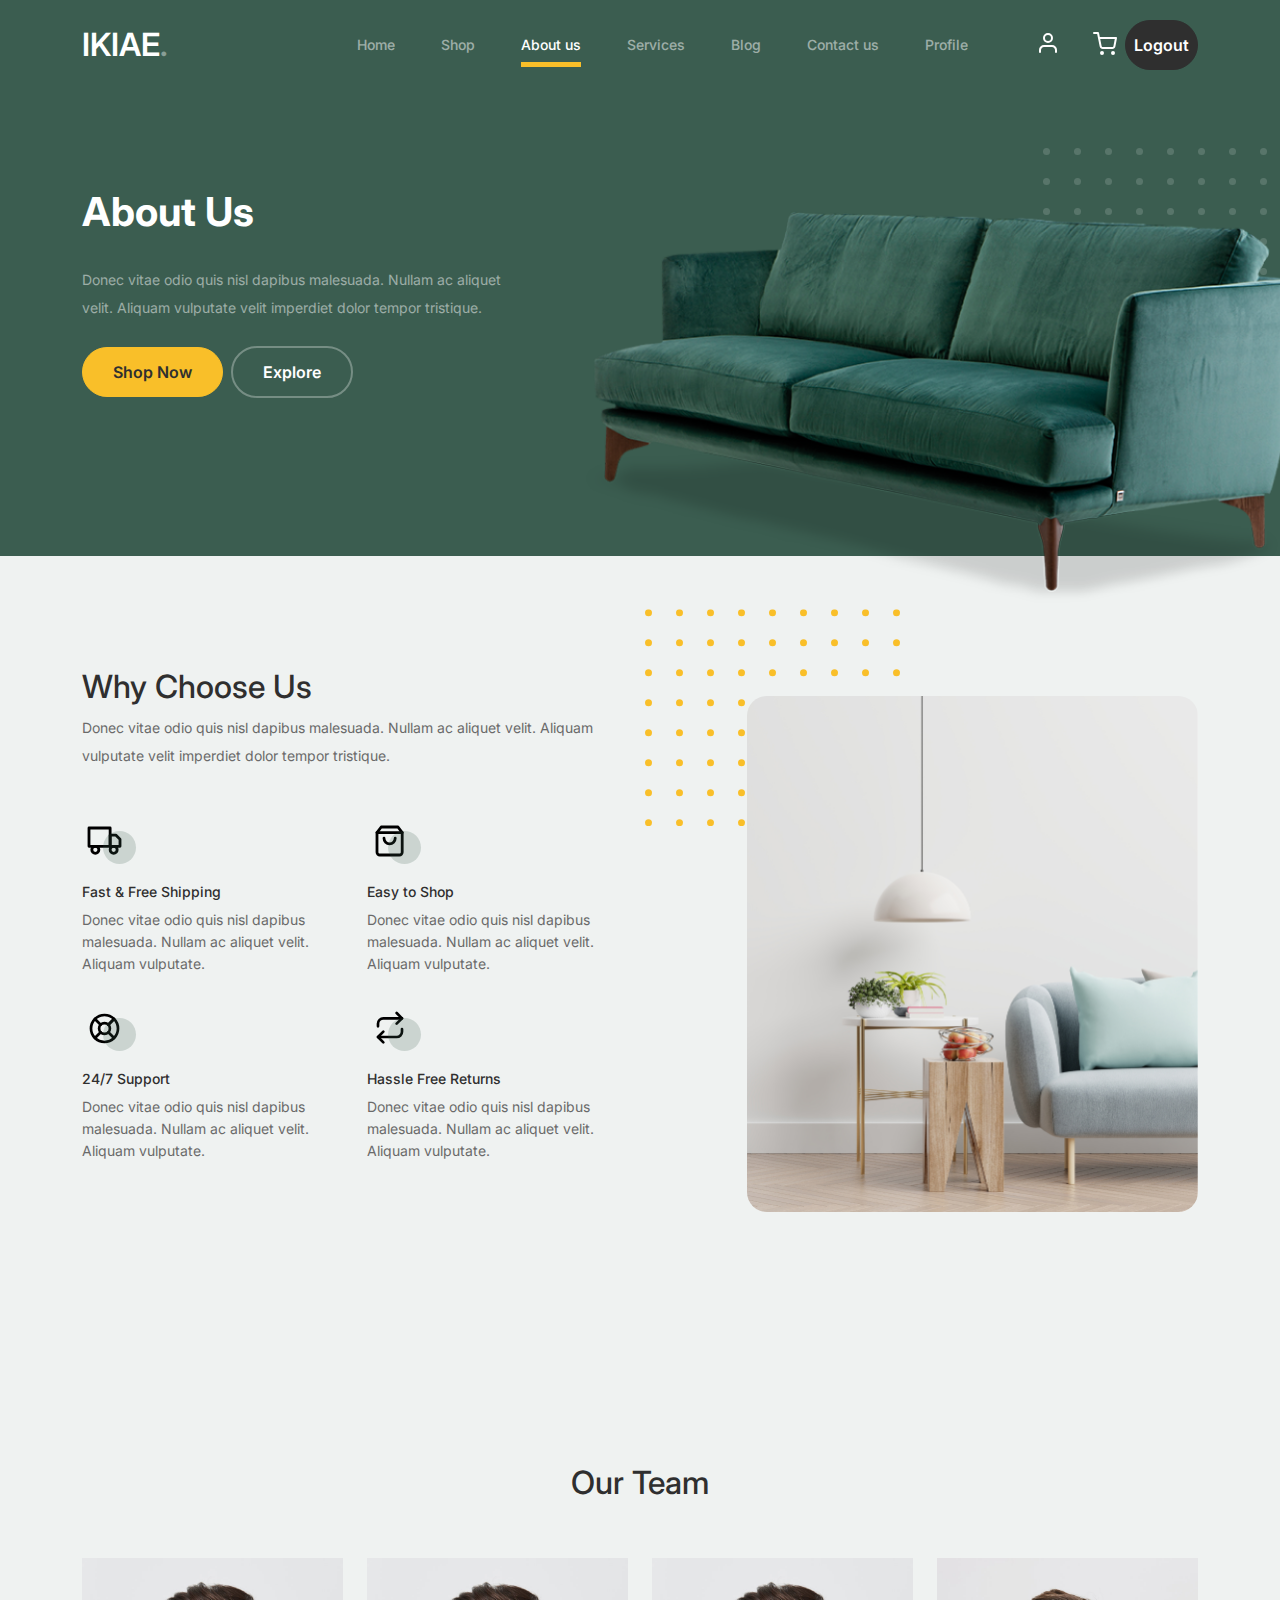
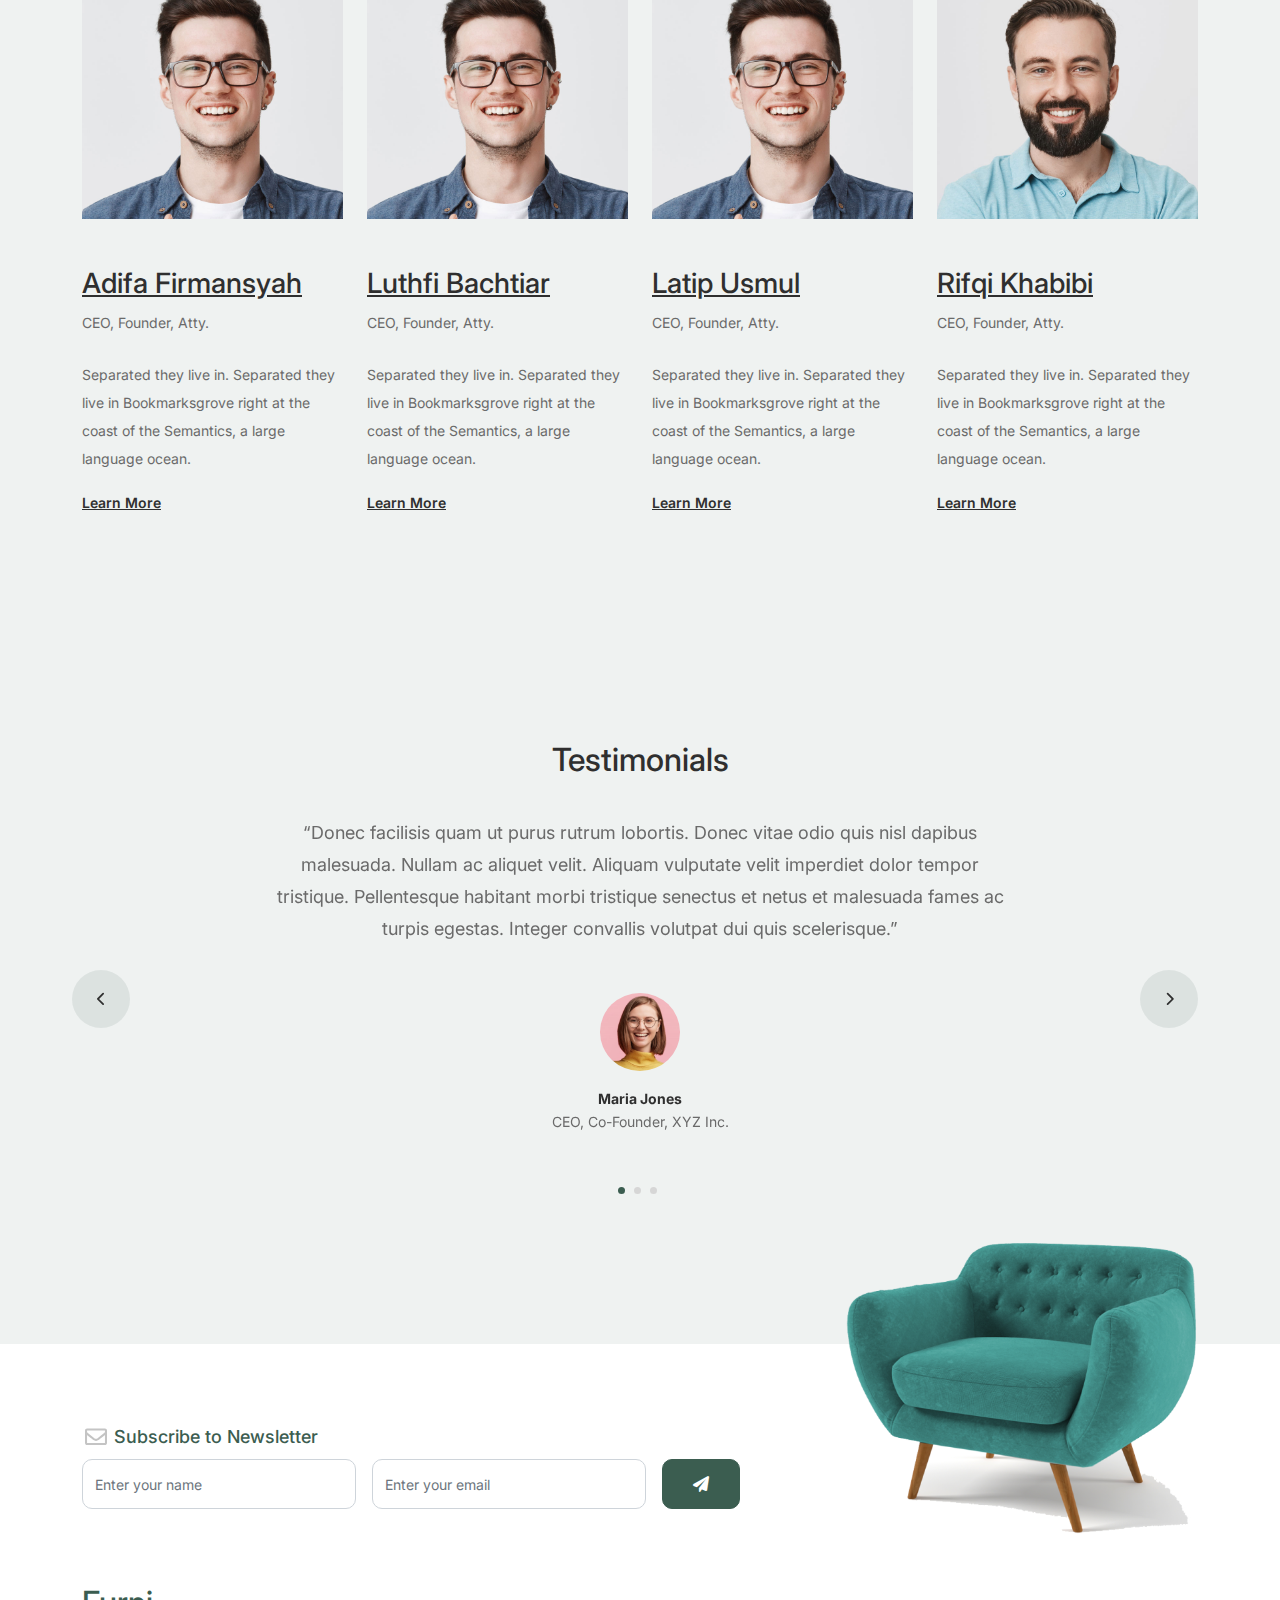
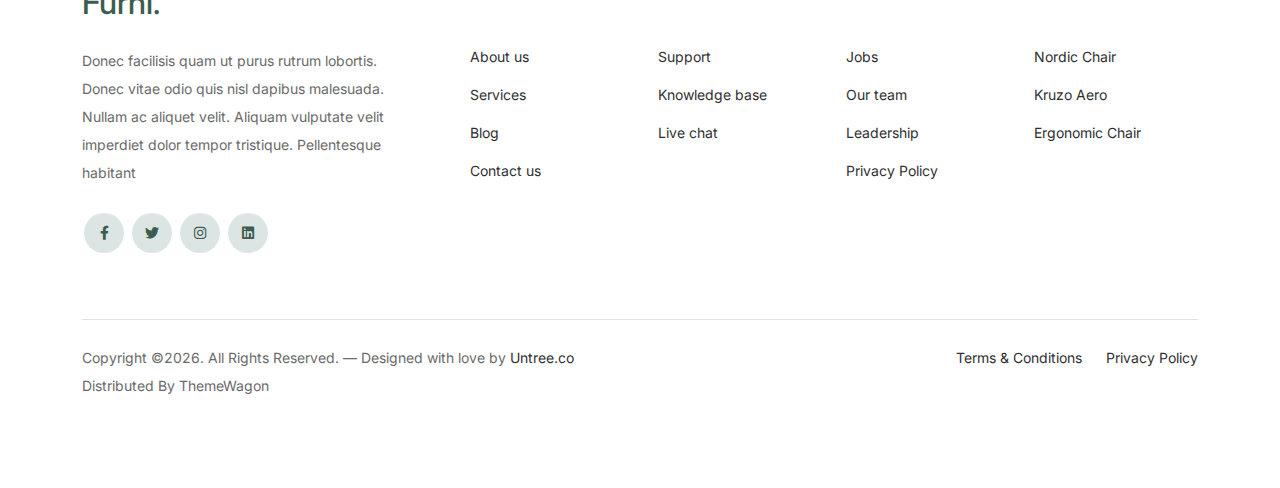
<file: about.html>
<!-- /*
* Bootstrap 5
* Template Name: Furni
* Template Author: Untree.co
* Template URI: https://untree.co/
* License: https://creativecommons.org/licenses/by/3.0/
*/ -->
<!doctype html>
<html lang="en">
<head>
  <meta charset="utf-8">
  <meta name="viewport" content="width=device-width, initial-scale=1, shrink-to-fit=no">
  <meta name="author" content="Untree.co">
  <link rel="shortcut icon" href="favicon.png">

  <meta name="description" content="" />
  <meta name="keywords" content="bootstrap, bootstrap4" />

		<!-- Bootstrap CSS -->
		<link href="css/bootstrap.min.css" rel="stylesheet">
		<link href="https://cdnjs.cloudflare.com/ajax/libs/font-awesome/6.0.0-beta3/css/all.min.css" rel="stylesheet">
		<link href="css/tiny-slider.css" rel="stylesheet">
		<link href="css/style.css" rel="stylesheet">
		<title>Furni Free Bootstrap 5 Template for Furniture and Interior Design Websites by Untree.co </title>
	</head>

	<body>

		<!-- Start Header/Navigation -->
		<nav class="custom-navbar navbar navbar navbar-expand-md navbar-dark bg-dark" arial-label="Furni navigation bar">

			<div class="container">
				<a class="navbar-brand" href="index.html">IKIAE<span>.</span></a>

				<button class="navbar-toggler" type="button" data-bs-toggle="collapse" data-bs-target="#navbarsFurni" aria-controls="navbarsFurni" aria-expanded="false" aria-label="Toggle navigation">
					<span class="navbar-toggler-icon"></span>
				</button>

				<div class="collapse navbar-collapse" id="navbarsFurni">
					<ul class="custom-navbar-nav navbar-nav ms-auto mb-2 mb-md-0">
						<li class="nav-item ">
							<a class="nav-link" href="index.html">Home</a>
						</li>
						<li><a class="nav-link" href="shop.html">Shop</a></li>
						<li class="active"><a class="nav-link" href="about.html">About us</a></li>
						<li><a class="nav-link" href="services.html">Services</a></li>
						<li><a class="nav-link" href="blog.html">Blog</a></li>
						<li><a class="nav-link" href="contact.html">Contact us</a></li>
						<li><a class="nav-link" href="profile.html">Profile</a></li>
					</ul>

					<ul class="custom-navbar-cta navbar-nav mb-2 mb-md-0 ms-5">
						<li><a class="nav-link" href="login.html"><img src="images/user.svg"></a></li>
						<li><a class="nav-link" href="cart.html"><img src="images/cart.svg"></a></li>
						<li><a class="nav-link btn btn-danger text-white" href="logout.html">Logout</a></li>
					</ul>
				</div>
			</div>
				
		</nav>
		<!-- End Header/Navigation -->

		<!-- Start Hero Section -->
			<div class="hero">
				<div class="container">
					<div class="row justify-content-between">
						<div class="col-lg-5">
							<div class="intro-excerpt">
								<h1>About Us</h1>
								<p class="mb-4">Donec vitae odio quis nisl dapibus malesuada. Nullam ac aliquet velit. Aliquam vulputate velit imperdiet dolor tempor tristique.</p>
								<p><a href="" class="btn btn-secondary me-2">Shop Now</a><a href="#" class="btn btn-white-outline">Explore</a></p>
							</div>
						</div>
						<div class="col-lg-7">
							<div class="hero-img-wrap">
								<img src="images/couch.png" class="img-fluid">
							</div>
						</div>
					</div>
				</div>
			</div>
		<!-- End Hero Section -->

		

		<!-- Start Why Choose Us Section -->
		<div class="why-choose-section">
			<div class="container">
				<div class="row justify-content-between align-items-center">
					<div class="col-lg-6">
						<h2 class="section-title">Why Choose Us</h2>
						<p>Donec vitae odio quis nisl dapibus malesuada. Nullam ac aliquet velit. Aliquam vulputate velit imperdiet dolor tempor tristique.</p>

						<div class="row my-5">
							<div class="col-6 col-md-6">
								<div class="feature">
									<div class="icon">
										<img src="images/truck.svg" alt="Image" class="imf-fluid">
									</div>
									<h3>Fast &amp; Free Shipping</h3>
									<p>Donec vitae odio quis nisl dapibus malesuada. Nullam ac aliquet velit. Aliquam vulputate.</p>
								</div>
							</div>

							<div class="col-6 col-md-6">
								<div class="feature">
									<div class="icon">
										<img src="images/bag.svg" alt="Image" class="imf-fluid">
									</div>
									<h3>Easy to Shop</h3>
									<p>Donec vitae odio quis nisl dapibus malesuada. Nullam ac aliquet velit. Aliquam vulputate.</p>
								</div>
							</div>

							<div class="col-6 col-md-6">
								<div class="feature">
									<div class="icon">
										<img src="images/support.svg" alt="Image" class="imf-fluid">
									</div>
									<h3>24/7 Support</h3>
									<p>Donec vitae odio quis nisl dapibus malesuada. Nullam ac aliquet velit. Aliquam vulputate.</p>
								</div>
							</div>

							<div class="col-6 col-md-6">
								<div class="feature">
									<div class="icon">
										<img src="images/return.svg" alt="Image" class="imf-fluid">
									</div>
									<h3>Hassle Free Returns</h3>
									<p>Donec vitae odio quis nisl dapibus malesuada. Nullam ac aliquet velit. Aliquam vulputate.</p>
								</div>
							</div>

						</div>
					</div>

					<div class="col-lg-5">
						<div class="img-wrap">
							<img src="images/why-choose-us-img.jpg" alt="Image" class="img-fluid">
						</div>
					</div>

				</div>
			</div>
		</div>
		<!-- End Why Choose Us Section -->

		<!-- Start Team Section -->
		<div class="untree_co-section">
			<div class="container">

				<div class="row mb-5">
					<div class="col-lg-5 mx-auto text-center">
						<h2 class="section-title">Our Team</h2>
					</div>
				</div>

				<div class="row">

					<!-- Start Column 1 -->
					<div class="col-12 col-md-6 col-lg-3 mb-5 mb-md-0">
						<img src="images/person_3.jpg" class="img-fluid mb-5">
						<h3 clas><a href="#"><span class="">Adifa </span>Firmansyah</a></h3>
            <span class="d-block position mb-4">CEO, Founder, Atty.</span>
            <p>Separated they live in.
            Separated they live in Bookmarksgrove right at the coast of the Semantics, a large language ocean.</p>
            <p class="mb-0"><a href="#" class="more dark">Learn More <span class="icon-arrow_forward"></span></a></p>
					</div> 
					<!-- End Column 1 -->

					<!-- Start Column 2 -->
					<div class="col-12 col-md-6 col-lg-3 mb-5 mb-md-0">
						<img src="images/person_3.jpg" class="img-fluid mb-5">

						<h3 clas><a href="#"><span class="">Luthfi</span> Bachtiar</a></h3>
            <span class="d-block position mb-4">CEO, Founder, Atty.</span>
            <p>Separated they live in.
            Separated they live in Bookmarksgrove right at the coast of the Semantics, a large language ocean.</p>
            <p class="mb-0"><a href="#" class="more dark">Learn More <span class="icon-arrow_forward"></span></a></p>

					</div> 
					<!-- End Column 2 -->

					<!-- Start Column 3 -->
					<div class="col-12 col-md-6 col-lg-3 mb-5 mb-md-0">
						<img src="images/person_3.jpg" class="img-fluid mb-5">
						<h3 clas><a href="#"><span class="">Latip</span> Usmul</a></h3>
            <span class="d-block position mb-4">CEO, Founder, Atty.</span>
            <p>Separated they live in.
            Separated they live in Bookmarksgrove right at the coast of the Semantics, a large language ocean.</p>
            <p class="mb-0"><a href="#" class="more dark">Learn More <span class="icon-arrow_forward"></span></a></p>
					</div> 
					<!-- End Column 3 -->

					<!-- Start Column 4 -->
					<div class="col-12 col-md-6 col-lg-3 mb-5 mb-md-0">
						<img src="images/person_2.jpg" class="img-fluid mb-5">

						<h3 clas><a href="#"><span class="">Rifqi</span> Khabibi</a></h3>
            <span class="d-block position mb-4">CEO, Founder, Atty.</span>
            <p>Separated they live in.
            Separated they live in Bookmarksgrove right at the coast of the Semantics, a large language ocean.</p>
            <p class="mb-0"><a href="#" class="more dark">Learn More <span class="icon-arrow_forward"></span></a></p>

          
					</div> 
					<!-- End Column 4 -->

					

				</div>
			</div>
		</div>
		<!-- End Team Section -->

		

		<!-- Start Testimonial Slider -->
		<div class="testimonial-section before-footer-section">
			<div class="container">
				<div class="row">
					<div class="col-lg-7 mx-auto text-center">
						<h2 class="section-title">Testimonials</h2>
					</div>
				</div>

				<div class="row justify-content-center">
					<div class="col-lg-12">
						<div class="testimonial-slider-wrap text-center">

							<div id="testimonial-nav">
								<span class="prev" data-controls="prev"><span class="fa fa-chevron-left"></span></span>
								<span class="next" data-controls="next"><span class="fa fa-chevron-right"></span></span>
							</div>

							<div class="testimonial-slider">
								
								<div class="item">
									<div class="row justify-content-center">
										<div class="col-lg-8 mx-auto">

											<div class="testimonial-block text-center">
												<blockquote class="mb-5">
													<p>&ldquo;Donec facilisis quam ut purus rutrum lobortis. Donec vitae odio quis nisl dapibus malesuada. Nullam ac aliquet velit. Aliquam vulputate velit imperdiet dolor tempor tristique. Pellentesque habitant morbi tristique senectus et netus et malesuada fames ac turpis egestas. Integer convallis volutpat dui quis scelerisque.&rdquo;</p>
												</blockquote>

												<div class="author-info">
													<div class="author-pic">
														<img src="images/person-1.png" alt="Maria Jones" class="img-fluid">
													</div>
													<h3 class="font-weight-bold">Maria Jones</h3>
													<span class="position d-block mb-3">CEO, Co-Founder, XYZ Inc.</span>
												</div>
											</div>

										</div>
									</div>
								</div> 
								<!-- END item -->

								<div class="item">
									<div class="row justify-content-center">
										<div class="col-lg-8 mx-auto">

											<div class="testimonial-block text-center">
												<blockquote class="mb-5">
													<p>&ldquo;Donec facilisis quam ut purus rutrum lobortis. Donec vitae odio quis nisl dapibus malesuada. Nullam ac aliquet velit. Aliquam vulputate velit imperdiet dolor tempor tristique. Pellentesque habitant morbi tristique senectus et netus et malesuada fames ac turpis egestas. Integer convallis volutpat dui quis scelerisque.&rdquo;</p>
												</blockquote>

												<div class="author-info">
													<div class="author-pic">
														<img src="images/person-1.png" alt="Maria Jones" class="img-fluid">
													</div>
													<h3 class="font-weight-bold">Maria Jones</h3>
													<span class="position d-block mb-3">CEO, Co-Founder, XYZ Inc.</span>
												</div>
											</div>

										</div>
									</div>
								</div> 
								<!-- END item -->

								<div class="item">
									<div class="row justify-content-center">
										<div class="col-lg-8 mx-auto">

											<div class="testimonial-block text-center">
												<blockquote class="mb-5">
													<p>&ldquo;Donec facilisis quam ut purus rutrum lobortis. Donec vitae odio quis nisl dapibus malesuada. Nullam ac aliquet velit. Aliquam vulputate velit imperdiet dolor tempor tristique. Pellentesque habitant morbi tristique senectus et netus et malesuada fames ac turpis egestas. Integer convallis volutpat dui quis scelerisque.&rdquo;</p>
												</blockquote>

												<div class="author-info">
													<div class="author-pic">
														<img src="images/person-1.png" alt="Maria Jones" class="img-fluid">
													</div>
													<h3 class="font-weight-bold">Maria Jones</h3>
													<span class="position d-block mb-3">CEO, Co-Founder, XYZ Inc.</span>
												</div>
											</div>

										</div>
									</div>
								</div> 
								<!-- END item -->

							</div>

						</div>
					</div>
				</div>
			</div>
		</div>
		<!-- End Testimonial Slider -->

		

		<!-- Start Footer Section -->
		<footer class="footer-section">
			<div class="container relative">

				<div class="sofa-img">
					<img src="images/sofa.png" alt="Image" class="img-fluid">
				</div>

				<div class="row">
					<div class="col-lg-8">
						<div class="subscription-form">
							<h3 class="d-flex align-items-center"><span class="me-1"><img src="images/envelope-outline.svg" alt="Image" class="img-fluid"></span><span>Subscribe to Newsletter</span></h3>

							<form action="#" class="row g-3">
								<div class="col-auto">
									<input type="text" class="form-control" placeholder="Enter your name">
								</div>
								<div class="col-auto">
									<input type="email" class="form-control" placeholder="Enter your email">
								</div>
								<div class="col-auto">
									<button class="btn btn-primary">
										<span class="fa fa-paper-plane"></span>
									</button>
								</div>
							</form>

						</div>
					</div>
				</div>

				<div class="row g-5 mb-5">
					<div class="col-lg-4">
						<div class="mb-4 footer-logo-wrap"><a href="#" class="footer-logo">Furni<span>.</span></a></div>
						<p class="mb-4">Donec facilisis quam ut purus rutrum lobortis. Donec vitae odio quis nisl dapibus malesuada. Nullam ac aliquet velit. Aliquam vulputate velit imperdiet dolor tempor tristique. Pellentesque habitant</p>

						<ul class="list-unstyled custom-social">
							<li><a href="#"><span class="fa fa-brands fa-facebook-f"></span></a></li>
							<li><a href="#"><span class="fa fa-brands fa-twitter"></span></a></li>
							<li><a href="#"><span class="fa fa-brands fa-instagram"></span></a></li>
							<li><a href="#"><span class="fa fa-brands fa-linkedin"></span></a></li>
						</ul>
					</div>

					<div class="col-lg-8">
						<div class="row links-wrap">
							<div class="col-6 col-sm-6 col-md-3">
								<ul class="list-unstyled">
									<li><a href="#">About us</a></li>
									<li><a href="#">Services</a></li>
									<li><a href="#">Blog</a></li>
									<li><a href="#">Contact us</a></li>
								</ul>
							</div>

							<div class="col-6 col-sm-6 col-md-3">
								<ul class="list-unstyled">
									<li><a href="#">Support</a></li>
									<li><a href="#">Knowledge base</a></li>
									<li><a href="#">Live chat</a></li>
								</ul>
							</div>

							<div class="col-6 col-sm-6 col-md-3">
								<ul class="list-unstyled">
									<li><a href="#">Jobs</a></li>
									<li><a href="#">Our team</a></li>
									<li><a href="#">Leadership</a></li>
									<li><a href="#">Privacy Policy</a></li>
								</ul>
							</div>

							<div class="col-6 col-sm-6 col-md-3">
								<ul class="list-unstyled">
									<li><a href="#">Nordic Chair</a></li>
									<li><a href="#">Kruzo Aero</a></li>
									<li><a href="#">Ergonomic Chair</a></li>
								</ul>
							</div>
						</div>
					</div>

				</div>

				<div class="border-top copyright">
					<div class="row pt-4">
						<div class="col-lg-6">
							<p class="mb-2 text-center text-lg-start">Copyright &copy;<script>document.write(new Date().getFullYear());</script>. All Rights Reserved. &mdash; Designed with love by <a href="https://untree.co">Untree.co</a> Distributed By <a hreff="https://themewagon.com">ThemeWagon</a>  <!-- License information: https://untree.co/license/ -->
            </p>
						</div>

						<div class="col-lg-6 text-center text-lg-end">
							<ul class="list-unstyled d-inline-flex ms-auto">
								<li class="me-4"><a href="#">Terms &amp; Conditions</a></li>
								<li><a href="#">Privacy Policy</a></li>
							</ul>
						</div>

					</div>
				</div>

			</div>
		</footer>
		<!-- End Footer Section -->	


		<script src="js/bootstrap.bundle.min.js"></script>
		<script src="js/tiny-slider.js"></script>
		<script src="js/custom.js"></script>
	</body>

</html>
</file>
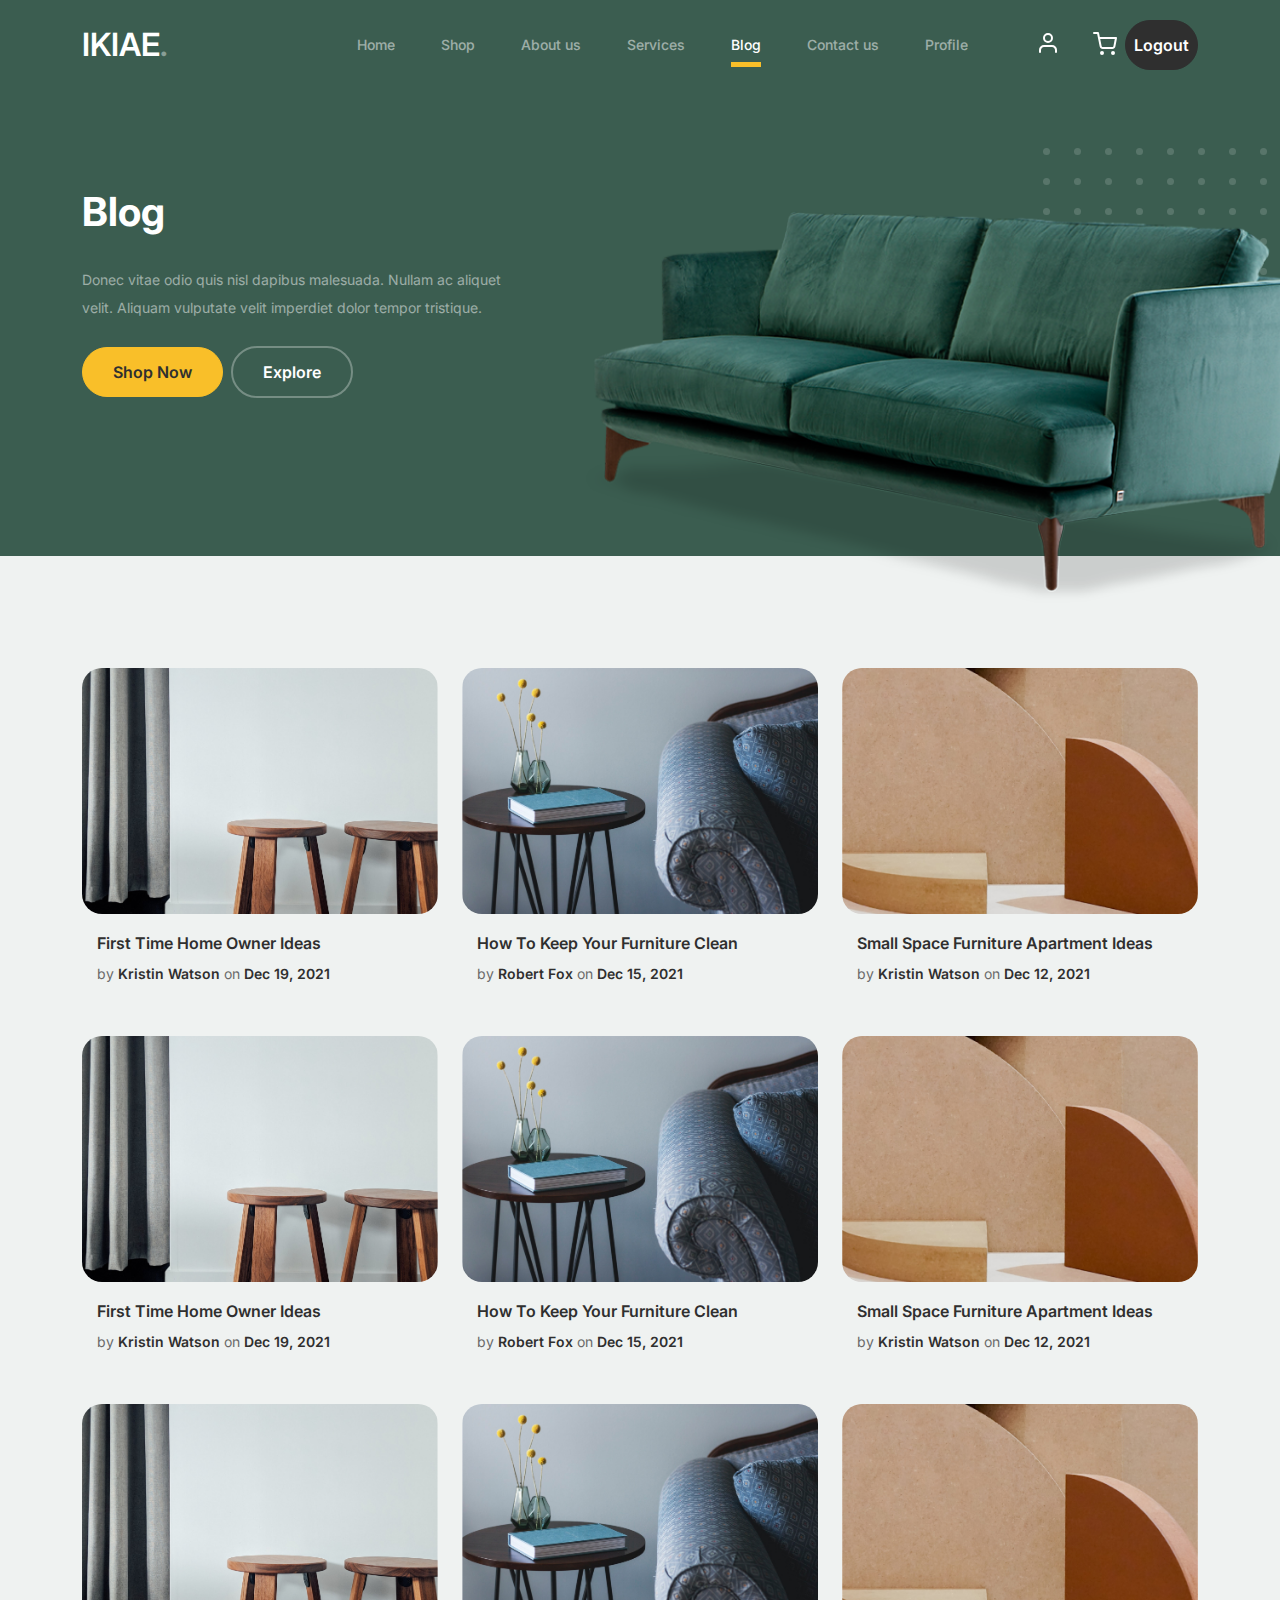
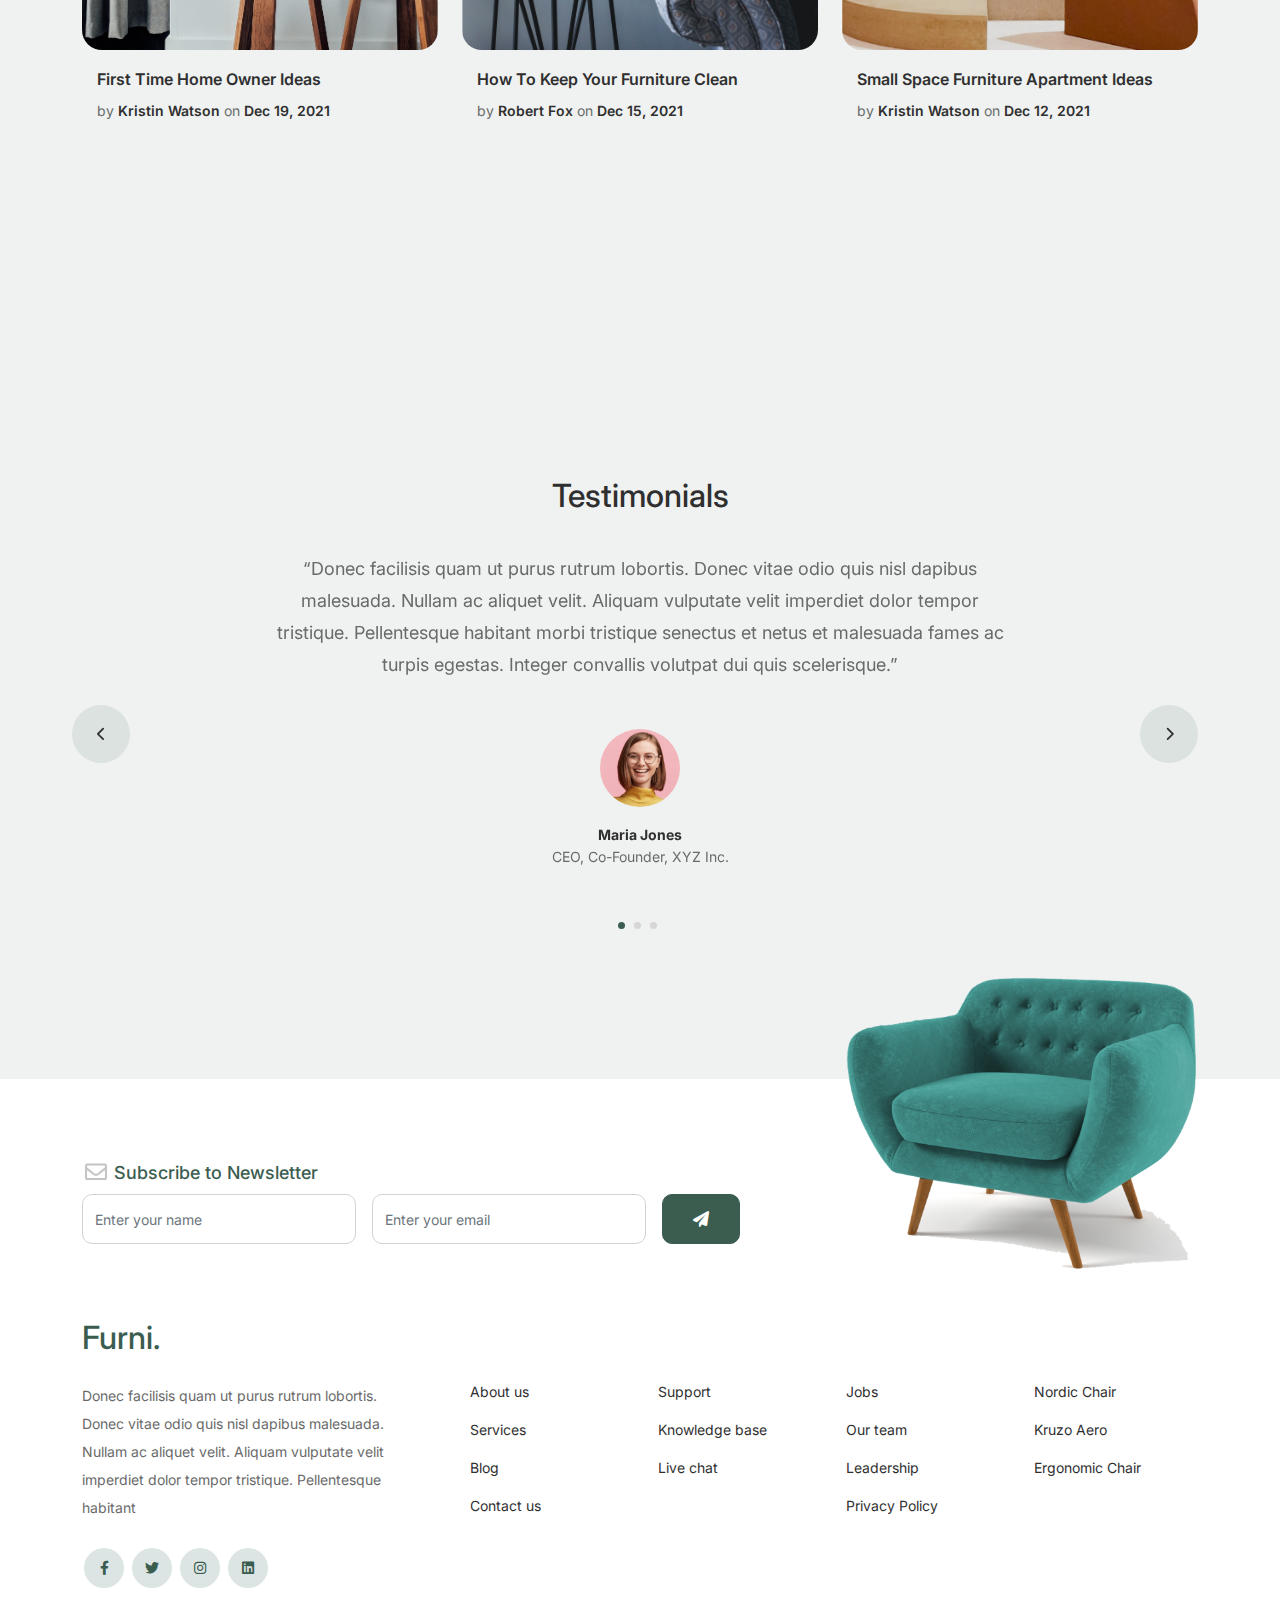
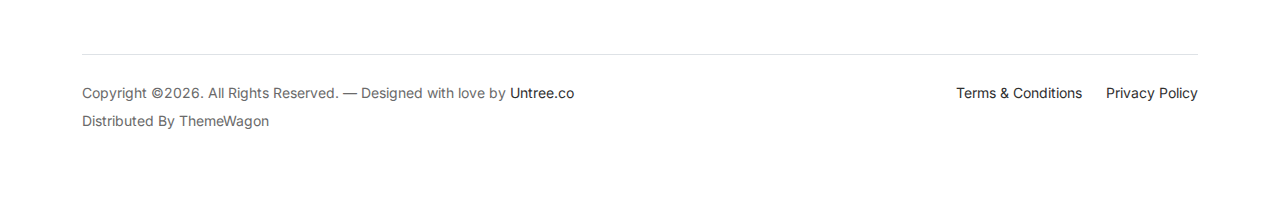
<file: blog.html>
<!-- /*
* Bootstrap 5
* Template Name: Furni
* Template Author: Untree.co
* Template URI: https://untree.co/
* License: https://creativecommons.org/licenses/by/3.0/
*/ -->
<!doctype html>
<html lang="en">
<head>
  <meta charset="utf-8">
  <meta name="viewport" content="width=device-width, initial-scale=1, shrink-to-fit=no">
  <meta name="author" content="Untree.co">
  <link rel="shortcut icon" href="favicon.png">

  <meta name="description" content="" />
  <meta name="keywords" content="bootstrap, bootstrap4" />

		<!-- Bootstrap CSS -->
		<link href="css/bootstrap.min.css" rel="stylesheet">
		<link href="https://cdnjs.cloudflare.com/ajax/libs/font-awesome/6.0.0-beta3/css/all.min.css" rel="stylesheet">
		<link href="css/tiny-slider.css" rel="stylesheet">
		<link href="css/style.css" rel="stylesheet">
		<title>Furni Free Bootstrap 5 Template for Furniture and Interior Design Websites by Untree.co </title>
	</head>

	<body>

		<!-- Start Header/Navigation -->
		<nav class="custom-navbar navbar navbar navbar-expand-md navbar-dark bg-dark" arial-label="Furni navigation bar">

			<div class="container">
				<a class="navbar-brand" href="index.html">IKIAE<span>.</span></a>

				<button class="navbar-toggler" type="button" data-bs-toggle="collapse" data-bs-target="#navbarsFurni" aria-controls="navbarsFurni" aria-expanded="false" aria-label="Toggle navigation">
					<span class="navbar-toggler-icon"></span>
				</button>

				<div class="collapse navbar-collapse" id="navbarsFurni">
					<ul class="custom-navbar-nav navbar-nav ms-auto mb-2 mb-md-0">
						<li class="nav-item">
							<a class="nav-link" href="index.html">Home</a>
						</li>
						<li><a class="nav-link" href="shop.html">Shop</a></li>
						<li><a class="nav-link" href="about.html">About us</a></li>
						<li><a class="nav-link" href="services.html">Services</a></li>
						<li class="active"><a class="nav-link" href="blog.html">Blog</a></li>
						<li><a class="nav-link" href="contact.html">Contact us</a></li>
						<li><a class="nav-link" href="profile.html">Profile</a></li>
					</ul>

					<ul class="custom-navbar-cta navbar-nav mb-2 mb-md-0 ms-5">
						<li><a class="nav-link" href="login.html"><img src="images/user.svg"></a></li>
						<li><a class="nav-link" href="cart.html"><img src="images/cart.svg"></a></li>
						<li><a class="nav-link btn btn-danger text-white" href="logout.html">Logout</a></li>
					</ul>
				</div>
			</div>
				
		</nav>
		<!-- End Header/Navigation -->

		<!-- Start Hero Section -->
			<div class="hero">
				<div class="container">
					<div class="row justify-content-between">
						<div class="col-lg-5">
							<div class="intro-excerpt">
								<h1>Blog</h1>
								<p class="mb-4">Donec vitae odio quis nisl dapibus malesuada. Nullam ac aliquet velit. Aliquam vulputate velit imperdiet dolor tempor tristique.</p>
								<p><a href="" class="btn btn-secondary me-2">Shop Now</a><a href="#" class="btn btn-white-outline">Explore</a></p>
							</div>
						</div>
						<div class="col-lg-7">
							<div class="hero-img-wrap">
								<img src="images/couch.png" class="img-fluid">
							</div>
						</div>
					</div>
				</div>
			</div>
		<!-- End Hero Section -->

		

		<!-- Start Blog Section -->
		<div class="blog-section">
			<div class="container">
				
				<div class="row">

					<div class="col-12 col-sm-6 col-md-4 mb-5">
						<div class="post-entry">
							<a href="#" class="post-thumbnail"><img src="images/post-1.jpg" alt="Image" class="img-fluid"></a>
							<div class="post-content-entry">
								<h3><a href="#">First Time Home Owner Ideas</a></h3>
								<div class="meta">
									<span>by <a href="#">Kristin Watson</a></span> <span>on <a href="#">Dec 19, 2021</a></span>
								</div>
							</div>
						</div>
					</div>

					<div class="col-12 col-sm-6 col-md-4 mb-5">
						<div class="post-entry">
							<a href="#" class="post-thumbnail"><img src="images/post-2.jpg" alt="Image" class="img-fluid"></a>
							<div class="post-content-entry">
								<h3><a href="#">How To Keep Your Furniture Clean</a></h3>
								<div class="meta">
									<span>by <a href="#">Robert Fox</a></span> <span>on <a href="#">Dec 15, 2021</a></span>
								</div>
							</div>
						</div>
					</div>

					<div class="col-12 col-sm-6 col-md-4 mb-5">
						<div class="post-entry">
							<a href="#" class="post-thumbnail"><img src="images/post-3.jpg" alt="Image" class="img-fluid"></a>
							<div class="post-content-entry">
								<h3><a href="#">Small Space Furniture Apartment Ideas</a></h3>
								<div class="meta">
									<span>by <a href="#">Kristin Watson</a></span> <span>on <a href="#">Dec 12, 2021</a></span>
								</div>
							</div>
						</div>
					</div>

					<div class="col-12 col-sm-6 col-md-4 mb-5">
						<div class="post-entry">
							<a href="#" class="post-thumbnail"><img src="images/post-1.jpg" alt="Image" class="img-fluid"></a>
							<div class="post-content-entry">
								<h3><a href="#">First Time Home Owner Ideas</a></h3>
								<div class="meta">
									<span>by <a href="#">Kristin Watson</a></span> <span>on <a href="#">Dec 19, 2021</a></span>
								</div>
							</div>
						</div>
					</div>

					<div class="col-12 col-sm-6 col-md-4 mb-5">
						<div class="post-entry">
							<a href="#" class="post-thumbnail"><img src="images/post-2.jpg" alt="Image" class="img-fluid"></a>
							<div class="post-content-entry">
								<h3><a href="#">How To Keep Your Furniture Clean</a></h3>
								<div class="meta">
									<span>by <a href="#">Robert Fox</a></span> <span>on <a href="#">Dec 15, 2021</a></span>
								</div>
							</div>
						</div>
					</div>

					<div class="col-12 col-sm-6 col-md-4 mb-5">
						<div class="post-entry">
							<a href="#" class="post-thumbnail"><img src="images/post-3.jpg" alt="Image" class="img-fluid"></a>
							<div class="post-content-entry">
								<h3><a href="#">Small Space Furniture Apartment Ideas</a></h3>
								<div class="meta">
									<span>by <a href="#">Kristin Watson</a></span> <span>on <a href="#">Dec 12, 2021</a></span>
								</div>
							</div>
						</div>
					</div>

					<div class="col-12 col-sm-6 col-md-4 mb-5">
						<div class="post-entry">
							<a href="#" class="post-thumbnail"><img src="images/post-1.jpg" alt="Image" class="img-fluid"></a>
							<div class="post-content-entry">
								<h3><a href="#">First Time Home Owner Ideas</a></h3>
								<div class="meta">
									<span>by <a href="#">Kristin Watson</a></span> <span>on <a href="#">Dec 19, 2021</a></span>
								</div>
							</div>
						</div>
					</div>

					<div class="col-12 col-sm-6 col-md-4 mb-5">
						<div class="post-entry">
							<a href="#" class="post-thumbnail"><img src="images/post-2.jpg" alt="Image" class="img-fluid"></a>
							<div class="post-content-entry">
								<h3><a href="#">How To Keep Your Furniture Clean</a></h3>
								<div class="meta">
									<span>by <a href="#">Robert Fox</a></span> <span>on <a href="#">Dec 15, 2021</a></span>
								</div>
							</div>
						</div>
					</div>

					<div class="col-12 col-sm-6 col-md-4 mb-5">
						<div class="post-entry">
							<a href="#" class="post-thumbnail"><img src="images/post-3.jpg" alt="Image" class="img-fluid"></a>
							<div class="post-content-entry">
								<h3><a href="#">Small Space Furniture Apartment Ideas</a></h3>
								<div class="meta">
									<span>by <a href="#">Kristin Watson</a></span> <span>on <a href="#">Dec 12, 2021</a></span>
								</div>
							</div>
						</div>
					</div>

				</div>
			</div>
		</div>
		<!-- End Blog Section -->	

		

		<!-- Start Testimonial Slider -->
		<div class="testimonial-section before-footer-section">
			<div class="container">
				<div class="row">
					<div class="col-lg-7 mx-auto text-center">
						<h2 class="section-title">Testimonials</h2>
					</div>
				</div>

				<div class="row justify-content-center">
					<div class="col-lg-12">
						<div class="testimonial-slider-wrap text-center">

							<div id="testimonial-nav">
								<span class="prev" data-controls="prev"><span class="fa fa-chevron-left"></span></span>
								<span class="next" data-controls="next"><span class="fa fa-chevron-right"></span></span>
							</div>

							<div class="testimonial-slider">
								
								<div class="item">
									<div class="row justify-content-center">
										<div class="col-lg-8 mx-auto">

											<div class="testimonial-block text-center">
												<blockquote class="mb-5">
													<p>&ldquo;Donec facilisis quam ut purus rutrum lobortis. Donec vitae odio quis nisl dapibus malesuada. Nullam ac aliquet velit. Aliquam vulputate velit imperdiet dolor tempor tristique. Pellentesque habitant morbi tristique senectus et netus et malesuada fames ac turpis egestas. Integer convallis volutpat dui quis scelerisque.&rdquo;</p>
												</blockquote>

												<div class="author-info">
													<div class="author-pic">
														<img src="images/person-1.png" alt="Maria Jones" class="img-fluid">
													</div>
													<h3 class="font-weight-bold">Maria Jones</h3>
													<span class="position d-block mb-3">CEO, Co-Founder, XYZ Inc.</span>
												</div>
											</div>

										</div>
									</div>
								</div> 
								<!-- END item -->

								<div class="item">
									<div class="row justify-content-center">
										<div class="col-lg-8 mx-auto">

											<div class="testimonial-block text-center">
												<blockquote class="mb-5">
													<p>&ldquo;Donec facilisis quam ut purus rutrum lobortis. Donec vitae odio quis nisl dapibus malesuada. Nullam ac aliquet velit. Aliquam vulputate velit imperdiet dolor tempor tristique. Pellentesque habitant morbi tristique senectus et netus et malesuada fames ac turpis egestas. Integer convallis volutpat dui quis scelerisque.&rdquo;</p>
												</blockquote>

												<div class="author-info">
													<div class="author-pic">
														<img src="images/person-1.png" alt="Maria Jones" class="img-fluid">
													</div>
													<h3 class="font-weight-bold">Maria Jones</h3>
													<span class="position d-block mb-3">CEO, Co-Founder, XYZ Inc.</span>
												</div>
											</div>

										</div>
									</div>
								</div> 
								<!-- END item -->

								<div class="item">
									<div class="row justify-content-center">
										<div class="col-lg-8 mx-auto">

											<div class="testimonial-block text-center">
												<blockquote class="mb-5">
													<p>&ldquo;Donec facilisis quam ut purus rutrum lobortis. Donec vitae odio quis nisl dapibus malesuada. Nullam ac aliquet velit. Aliquam vulputate velit imperdiet dolor tempor tristique. Pellentesque habitant morbi tristique senectus et netus et malesuada fames ac turpis egestas. Integer convallis volutpat dui quis scelerisque.&rdquo;</p>
												</blockquote>

												<div class="author-info">
													<div class="author-pic">
														<img src="images/person-1.png" alt="Maria Jones" class="img-fluid">
													</div>
													<h3 class="font-weight-bold">Maria Jones</h3>
													<span class="position d-block mb-3">CEO, Co-Founder, XYZ Inc.</span>
												</div>
											</div>

										</div>
									</div>
								</div> 
								<!-- END item -->

							</div>

						</div>
					</div>
				</div>
			</div>
		</div>
		<!-- End Testimonial Slider -->

		

		<!-- Start Footer Section -->
		<footer class="footer-section">
			<div class="container relative">

				<div class="sofa-img">
					<img src="images/sofa.png" alt="Image" class="img-fluid">
				</div>

				<div class="row">
					<div class="col-lg-8">
						<div class="subscription-form">
							<h3 class="d-flex align-items-center"><span class="me-1"><img src="images/envelope-outline.svg" alt="Image" class="img-fluid"></span><span>Subscribe to Newsletter</span></h3>

							<form action="#" class="row g-3">
								<div class="col-auto">
									<input type="text" class="form-control" placeholder="Enter your name">
								</div>
								<div class="col-auto">
									<input type="email" class="form-control" placeholder="Enter your email">
								</div>
								<div class="col-auto">
									<button class="btn btn-primary">
										<span class="fa fa-paper-plane"></span>
									</button>
								</div>
							</form>

						</div>
					</div>
				</div>

				<div class="row g-5 mb-5">
					<div class="col-lg-4">
						<div class="mb-4 footer-logo-wrap"><a href="#" class="footer-logo">Furni<span>.</span></a></div>
						<p class="mb-4">Donec facilisis quam ut purus rutrum lobortis. Donec vitae odio quis nisl dapibus malesuada. Nullam ac aliquet velit. Aliquam vulputate velit imperdiet dolor tempor tristique. Pellentesque habitant</p>

						<ul class="list-unstyled custom-social">
							<li><a href="#"><span class="fa fa-brands fa-facebook-f"></span></a></li>
							<li><a href="#"><span class="fa fa-brands fa-twitter"></span></a></li>
							<li><a href="#"><span class="fa fa-brands fa-instagram"></span></a></li>
							<li><a href="#"><span class="fa fa-brands fa-linkedin"></span></a></li>
						</ul>
					</div>

					<div class="col-lg-8">
						<div class="row links-wrap">
							<div class="col-6 col-sm-6 col-md-3">
								<ul class="list-unstyled">
									<li><a href="#">About us</a></li>
									<li><a href="#">Services</a></li>
									<li><a href="#">Blog</a></li>
									<li><a href="#">Contact us</a></li>
								</ul>
							</div>

							<div class="col-6 col-sm-6 col-md-3">
								<ul class="list-unstyled">
									<li><a href="#">Support</a></li>
									<li><a href="#">Knowledge base</a></li>
									<li><a href="#">Live chat</a></li>
								</ul>
							</div>

							<div class="col-6 col-sm-6 col-md-3">
								<ul class="list-unstyled">
									<li><a href="#">Jobs</a></li>
									<li><a href="#">Our team</a></li>
									<li><a href="#">Leadership</a></li>
									<li><a href="#">Privacy Policy</a></li>
								</ul>
							</div>

							<div class="col-6 col-sm-6 col-md-3">
								<ul class="list-unstyled">
									<li><a href="#">Nordic Chair</a></li>
									<li><a href="#">Kruzo Aero</a></li>
									<li><a href="#">Ergonomic Chair</a></li>
								</ul>
							</div>
						</div>
					</div>

				</div>

				<div class="border-top copyright">
					<div class="row pt-4">
						<div class="col-lg-6">
							<p class="mb-2 text-center text-lg-start">Copyright &copy;<script>document.write(new Date().getFullYear());</script>. All Rights Reserved. &mdash; Designed with love by <a href="https://untree.co">Untree.co</a> Distributed By <a hreff="https://themewagon.com">ThemeWagon</a>  <!-- License information: https://untree.co/license/ -->
            </p>
						</div>

						<div class="col-lg-6 text-center text-lg-end">
							<ul class="list-unstyled d-inline-flex ms-auto">
								<li class="me-4"><a href="#">Terms &amp; Conditions</a></li>
								<li><a href="#">Privacy Policy</a></li>
							</ul>
						</div>

					</div>
				</div>

			</div>
		</footer>
		<!-- End Footer Section -->	


		<script src="js/bootstrap.bundle.min.js"></script>
		<script src="js/tiny-slider.js"></script>
		<script src="js/custom.js"></script>
	</body>

</html>
</file>
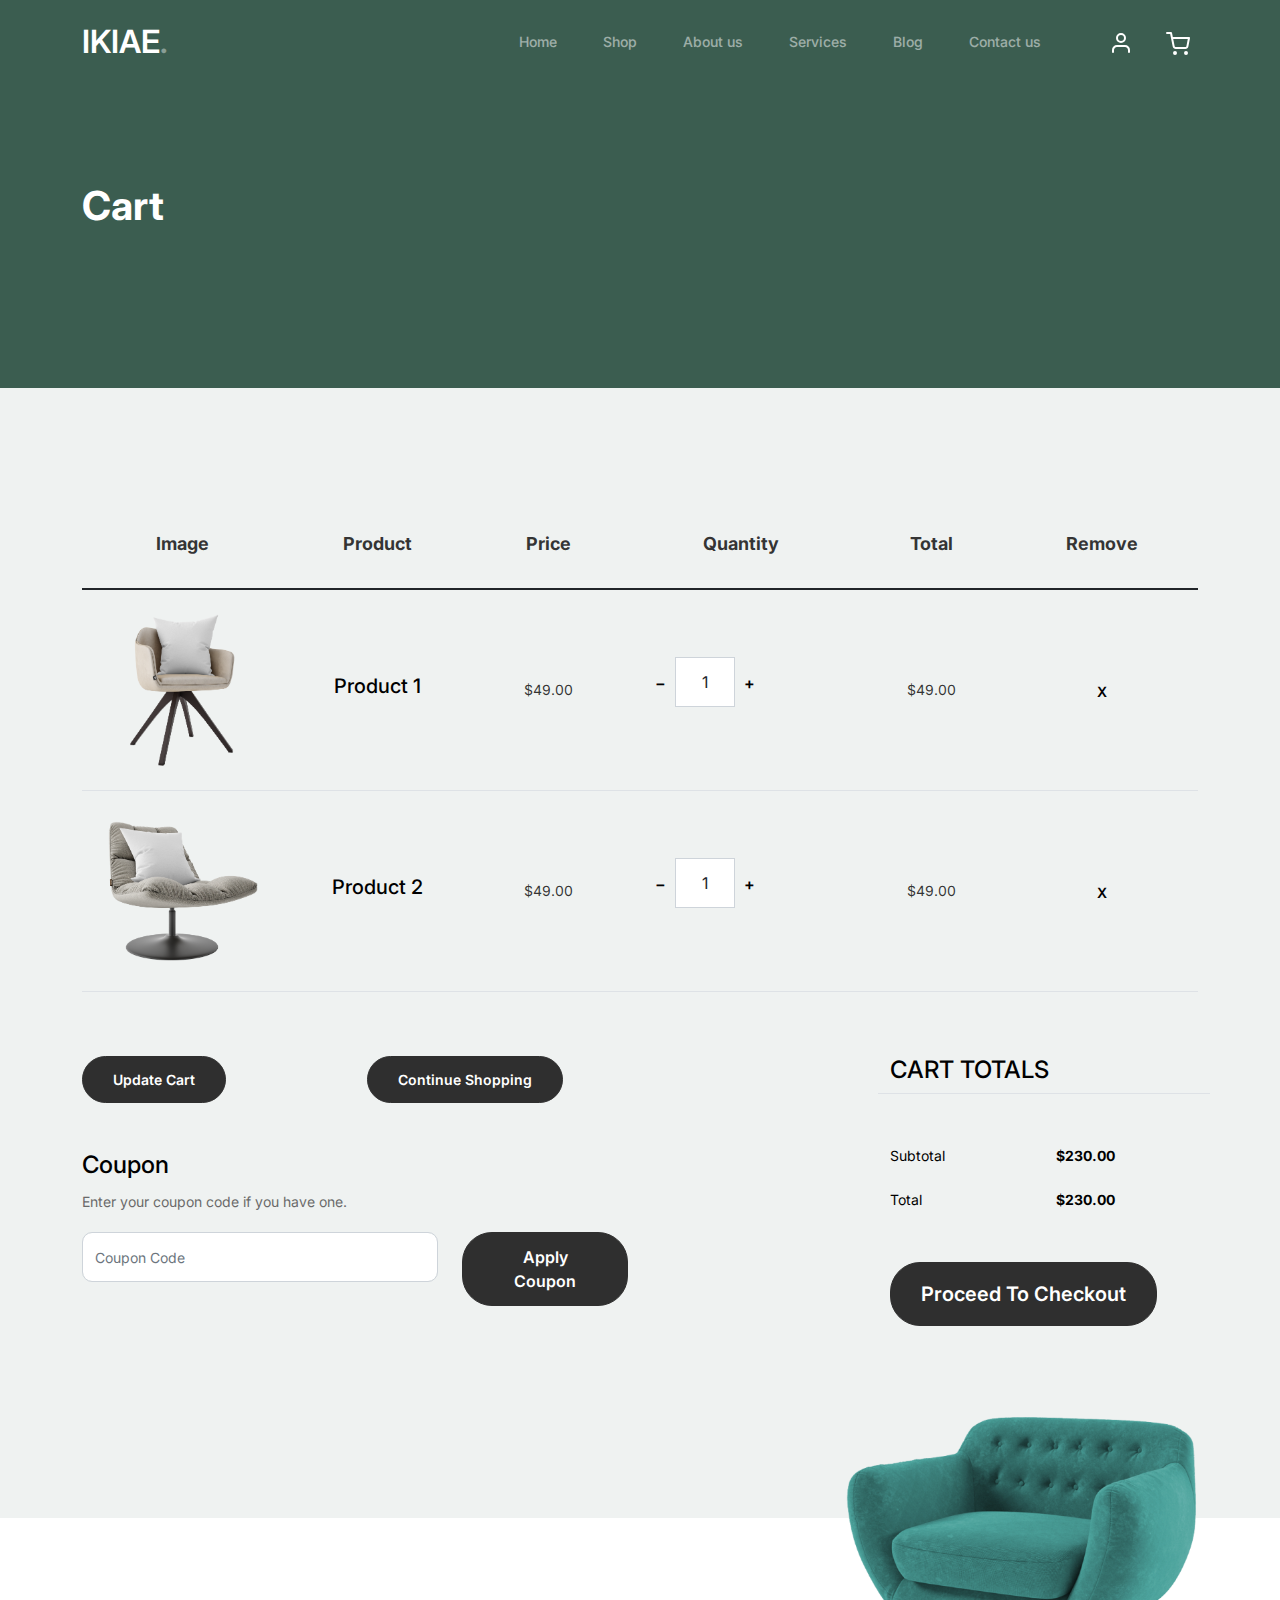
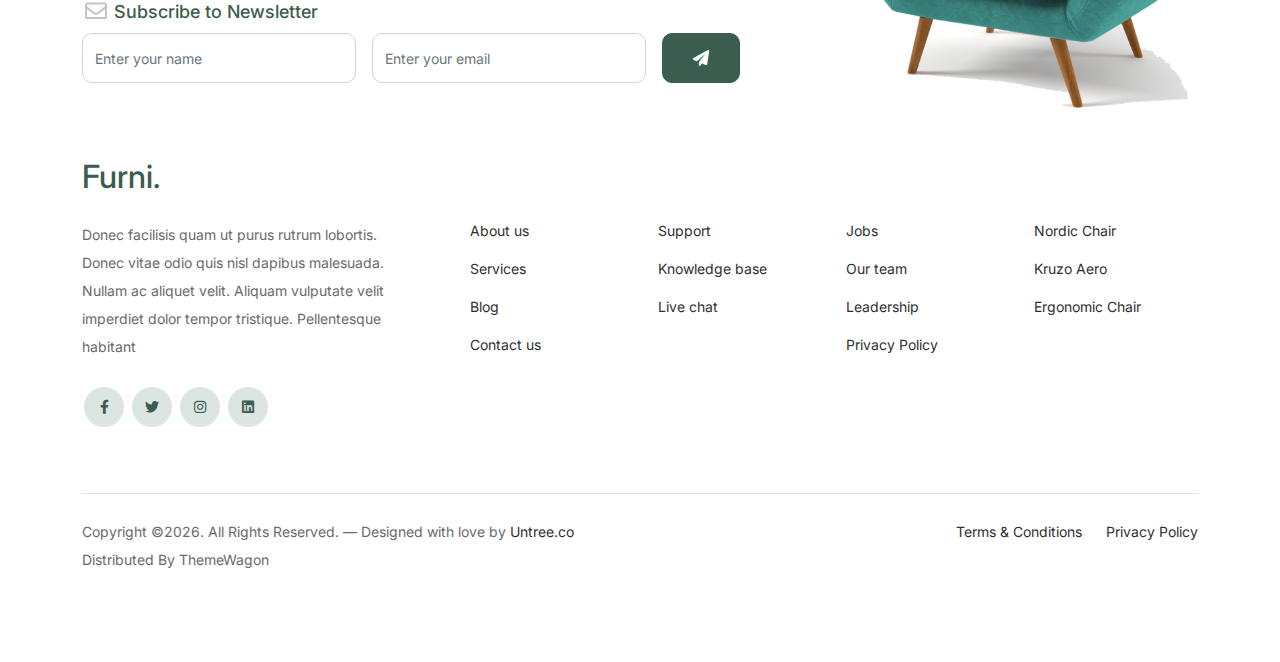
<file: cart.html>
<!-- /*
* Bootstrap 5
* Template Name: Furni
* Template Author: Untree.co
* Template URI: https://untree.co/
* License: https://creativecommons.org/licenses/by/3.0/
*/ -->
<!doctype html>
<html lang="en">
<head>
  <meta charset="utf-8">
  <meta name="viewport" content="width=device-width, initial-scale=1, shrink-to-fit=no">
  <meta name="author" content="Untree.co">
  <link rel="shortcut icon" href="favicon.png">

  <meta name="description" content="" />
  <meta name="keywords" content="bootstrap, bootstrap4" />

		<!-- Bootstrap CSS -->
		<link href="css/bootstrap.min.css" rel="stylesheet">
		<link href="https://cdnjs.cloudflare.com/ajax/libs/font-awesome/6.0.0-beta3/css/all.min.css" rel="stylesheet">
		<link href="css/tiny-slider.css" rel="stylesheet">
		<link href="css/style.css" rel="stylesheet">
		<title>Furni Free Bootstrap 5 Template for Furniture and Interior Design Websites by Untree.co </title>
	</head>

	<body>

		<!-- Start Header/Navigation -->
		<nav class="custom-navbar navbar navbar navbar-expand-md navbar-dark bg-dark" arial-label="Furni navigation bar">

			<div class="container">
				<a class="navbar-brand" href="index.html">IKIAE<span>.</span></a>

				<button class="navbar-toggler" type="button" data-bs-toggle="collapse" data-bs-target="#navbarsFurni" aria-controls="navbarsFurni" aria-expanded="false" aria-label="Toggle navigation">
					<span class="navbar-toggler-icon"></span>
				</button>

				<div class="collapse navbar-collapse" id="navbarsFurni">
					<ul class="custom-navbar-nav navbar-nav ms-auto mb-2 mb-md-0">
						<li class="nav-item ">
							<a class="nav-link" href="index.html">Home</a>
						</li>
						<li><a class="nav-link" href="shop.html">Shop</a></li>
						<li><a class="nav-link" href="about.html">About us</a></li>
						<li><a class="nav-link" href="services.html">Services</a></li>
						<li><a class="nav-link" href="blog.html">Blog</a></li>
						<li><a class="nav-link" href="contact.html">Contact us</a></li>
					</ul>

					<ul class="custom-navbar-cta navbar-nav mb-2 mb-md-0 ms-5">
						<li><a class="nav-link" href="#"><img src="images/user.svg"></a></li>
						<li><a class="nav-link" href="cart.html"><img src="images/cart.svg"></a></li>
					</ul>
				</div>
			</div>
				
		</nav>
		<!-- End Header/Navigation -->

		<!-- Start Hero Section -->
			<div class="hero">
				<div class="container">
					<div class="row justify-content-between">
						<div class="col-lg-5">
							<div class="intro-excerpt">
								<h1>Cart</h1>
							</div>
						</div>
						<div class="col-lg-7">
							
						</div>
					</div>
				</div>
			</div>
		<!-- End Hero Section -->

		

		<div class="untree_co-section before-footer-section">
            <div class="container">
              <div class="row mb-5">
                <form class="col-md-12" method="post">
                  <div class="site-blocks-table">
                    <table class="table">
                      <thead>
                        <tr>
                          <th class="product-thumbnail">Image</th>
                          <th class="product-name">Product</th>
                          <th class="product-price">Price</th>
                          <th class="product-quantity">Quantity</th>
                          <th class="product-total">Total</th>
                          <th class="product-remove">Remove</th>
                        </tr>
                      </thead>
                      <tbody>
                        <tr>
                          <td class="product-thumbnail">
                            <img src="images/product-1.png" alt="Image" class="img-fluid">
                          </td>
                          <td class="product-name">
                            <h2 class="h5 text-black">Product 1</h2>
                          </td>
                          <td>$49.00</td>
                          <td>
                            <div class="input-group mb-3 d-flex align-items-center quantity-container" style="max-width: 120px;">
                              <div class="input-group-prepend">
                                <button class="btn btn-outline-black decrease" type="button">&minus;</button>
                              </div>
                              <input type="text" class="form-control text-center quantity-amount" value="1" placeholder="" aria-label="Example text with button addon" aria-describedby="button-addon1">
                              <div class="input-group-append">
                                <button class="btn btn-outline-black increase" type="button">&plus;</button>
                              </div>
                            </div>
        
                          </td>
                          <td>$49.00</td>
                          <td><a href="#" class="btn btn-black btn-sm">X</a></td>
                        </tr>
        
                        <tr>
                          <td class="product-thumbnail">
                            <img src="images/product-2.png" alt="Image" class="img-fluid">
                          </td>
                          <td class="product-name">
                            <h2 class="h5 text-black">Product 2</h2>
                          </td>
                          <td>$49.00</td>
                          <td>
                            <div class="input-group mb-3 d-flex align-items-center quantity-container" style="max-width: 120px;">
                              <div class="input-group-prepend">
                                <button class="btn btn-outline-black decrease" type="button">&minus;</button>
                              </div>
                              <input type="text" class="form-control text-center quantity-amount" value="1" placeholder="" aria-label="Example text with button addon" aria-describedby="button-addon1">
                              <div class="input-group-append">
                                <button class="btn btn-outline-black increase" type="button">&plus;</button>
                              </div>
                            </div>
        
                          </td>
                          <td>$49.00</td>
                          <td><a href="#" class="btn btn-black btn-sm">X</a></td>
                        </tr>
                      </tbody>
                    </table>
                  </div>
                </form>
              </div>
        
              <div class="row">
                <div class="col-md-6">
                  <div class="row mb-5">
                    <div class="col-md-6 mb-3 mb-md-0">
                      <button class="btn btn-black btn-sm btn-block">Update Cart</button>
                    </div>
                    <div class="col-md-6">
                      <button class="btn btn-outline-black btn-sm btn-block">Continue Shopping</button>
                    </div>
                  </div>
                  <div class="row">
                    <div class="col-md-12">
                      <label class="text-black h4" for="coupon">Coupon</label>
                      <p>Enter your coupon code if you have one.</p>
                    </div>
                    <div class="col-md-8 mb-3 mb-md-0">
                      <input type="text" class="form-control py-3" id="coupon" placeholder="Coupon Code">
                    </div>
                    <div class="col-md-4">
                      <button class="btn btn-black">Apply Coupon</button>
                    </div>
                  </div>
                </div>
                <div class="col-md-6 pl-5">
                  <div class="row justify-content-end">
                    <div class="col-md-7">
                      <div class="row">
                        <div class="col-md-12 text-right border-bottom mb-5">
                          <h3 class="text-black h4 text-uppercase">Cart Totals</h3>
                        </div>
                      </div>
                      <div class="row mb-3">
                        <div class="col-md-6">
                          <span class="text-black">Subtotal</span>
                        </div>
                        <div class="col-md-6 text-right">
                          <strong class="text-black">$230.00</strong>
                        </div>
                      </div>
                      <div class="row mb-5">
                        <div class="col-md-6">
                          <span class="text-black">Total</span>
                        </div>
                        <div class="col-md-6 text-right">
                          <strong class="text-black">$230.00</strong>
                        </div>
                      </div>
        
                      <div class="row">
                        <div class="col-md-12">
                          <button class="btn btn-black btn-lg py-3 btn-block" onclick="window.location='checkout.html'">Proceed To Checkout</button>
                        </div>
                      </div>
                    </div>
                  </div>
                </div>
              </div>
            </div>
          </div>
		

		<!-- Start Footer Section -->
		<footer class="footer-section">
			<div class="container relative">

				<div class="sofa-img">
					<img src="images/sofa.png" alt="Image" class="img-fluid">
				</div>

				<div class="row">
					<div class="col-lg-8">
						<div class="subscription-form">
							<h3 class="d-flex align-items-center"><span class="me-1"><img src="images/envelope-outline.svg" alt="Image" class="img-fluid"></span><span>Subscribe to Newsletter</span></h3>

							<form action="#" class="row g-3">
								<div class="col-auto">
									<input type="text" class="form-control" placeholder="Enter your name">
								</div>
								<div class="col-auto">
									<input type="email" class="form-control" placeholder="Enter your email">
								</div>
								<div class="col-auto">
									<button class="btn btn-primary">
										<span class="fa fa-paper-plane"></span>
									</button>
								</div>
							</form>

						</div>
					</div>
				</div>

				<div class="row g-5 mb-5">
					<div class="col-lg-4">
						<div class="mb-4 footer-logo-wrap"><a href="#" class="footer-logo">Furni<span>.</span></a></div>
						<p class="mb-4">Donec facilisis quam ut purus rutrum lobortis. Donec vitae odio quis nisl dapibus malesuada. Nullam ac aliquet velit. Aliquam vulputate velit imperdiet dolor tempor tristique. Pellentesque habitant</p>

						<ul class="list-unstyled custom-social">
							<li><a href="#"><span class="fa fa-brands fa-facebook-f"></span></a></li>
							<li><a href="#"><span class="fa fa-brands fa-twitter"></span></a></li>
							<li><a href="#"><span class="fa fa-brands fa-instagram"></span></a></li>
							<li><a href="#"><span class="fa fa-brands fa-linkedin"></span></a></li>
						</ul>
					</div>

					<div class="col-lg-8">
						<div class="row links-wrap">
							<div class="col-6 col-sm-6 col-md-3">
								<ul class="list-unstyled">
									<li><a href="#">About us</a></li>
									<li><a href="#">Services</a></li>
									<li><a href="#">Blog</a></li>
									<li><a href="#">Contact us</a></li>
								</ul>
							</div>

							<div class="col-6 col-sm-6 col-md-3">
								<ul class="list-unstyled">
									<li><a href="#">Support</a></li>
									<li><a href="#">Knowledge base</a></li>
									<li><a href="#">Live chat</a></li>
								</ul>
							</div>

							<div class="col-6 col-sm-6 col-md-3">
								<ul class="list-unstyled">
									<li><a href="#">Jobs</a></li>
									<li><a href="#">Our team</a></li>
									<li><a href="#">Leadership</a></li>
									<li><a href="#">Privacy Policy</a></li>
								</ul>
							</div>

							<div class="col-6 col-sm-6 col-md-3">
								<ul class="list-unstyled">
									<li><a href="#">Nordic Chair</a></li>
									<li><a href="#">Kruzo Aero</a></li>
									<li><a href="#">Ergonomic Chair</a></li>
								</ul>
							</div>
						</div>
					</div>

				</div>

				<div class="border-top copyright">
					<div class="row pt-4">
						<div class="col-lg-6">
							<p class="mb-2 text-center text-lg-start">Copyright &copy;<script>document.write(new Date().getFullYear());</script>. All Rights Reserved. &mdash; Designed with love by <a href="https://untree.co">Untree.co</a> Distributed By <a hreff="https://themewagon.com">ThemeWagon</a>  <!-- License information: https://untree.co/license/ -->
            </p>
						</div>

						<div class="col-lg-6 text-center text-lg-end">
							<ul class="list-unstyled d-inline-flex ms-auto">
								<li class="me-4"><a href="#">Terms &amp; Conditions</a></li>
								<li><a href="#">Privacy Policy</a></li>
							</ul>
						</div>

					</div>
				</div>

			</div>
		</footer>
		<!-- End Footer Section -->	


		<script src="js/bootstrap.bundle.min.js"></script>
		<script src="js/tiny-slider.js"></script>
		<script src="js/custom.js"></script>
	</body>

</html>
</file>
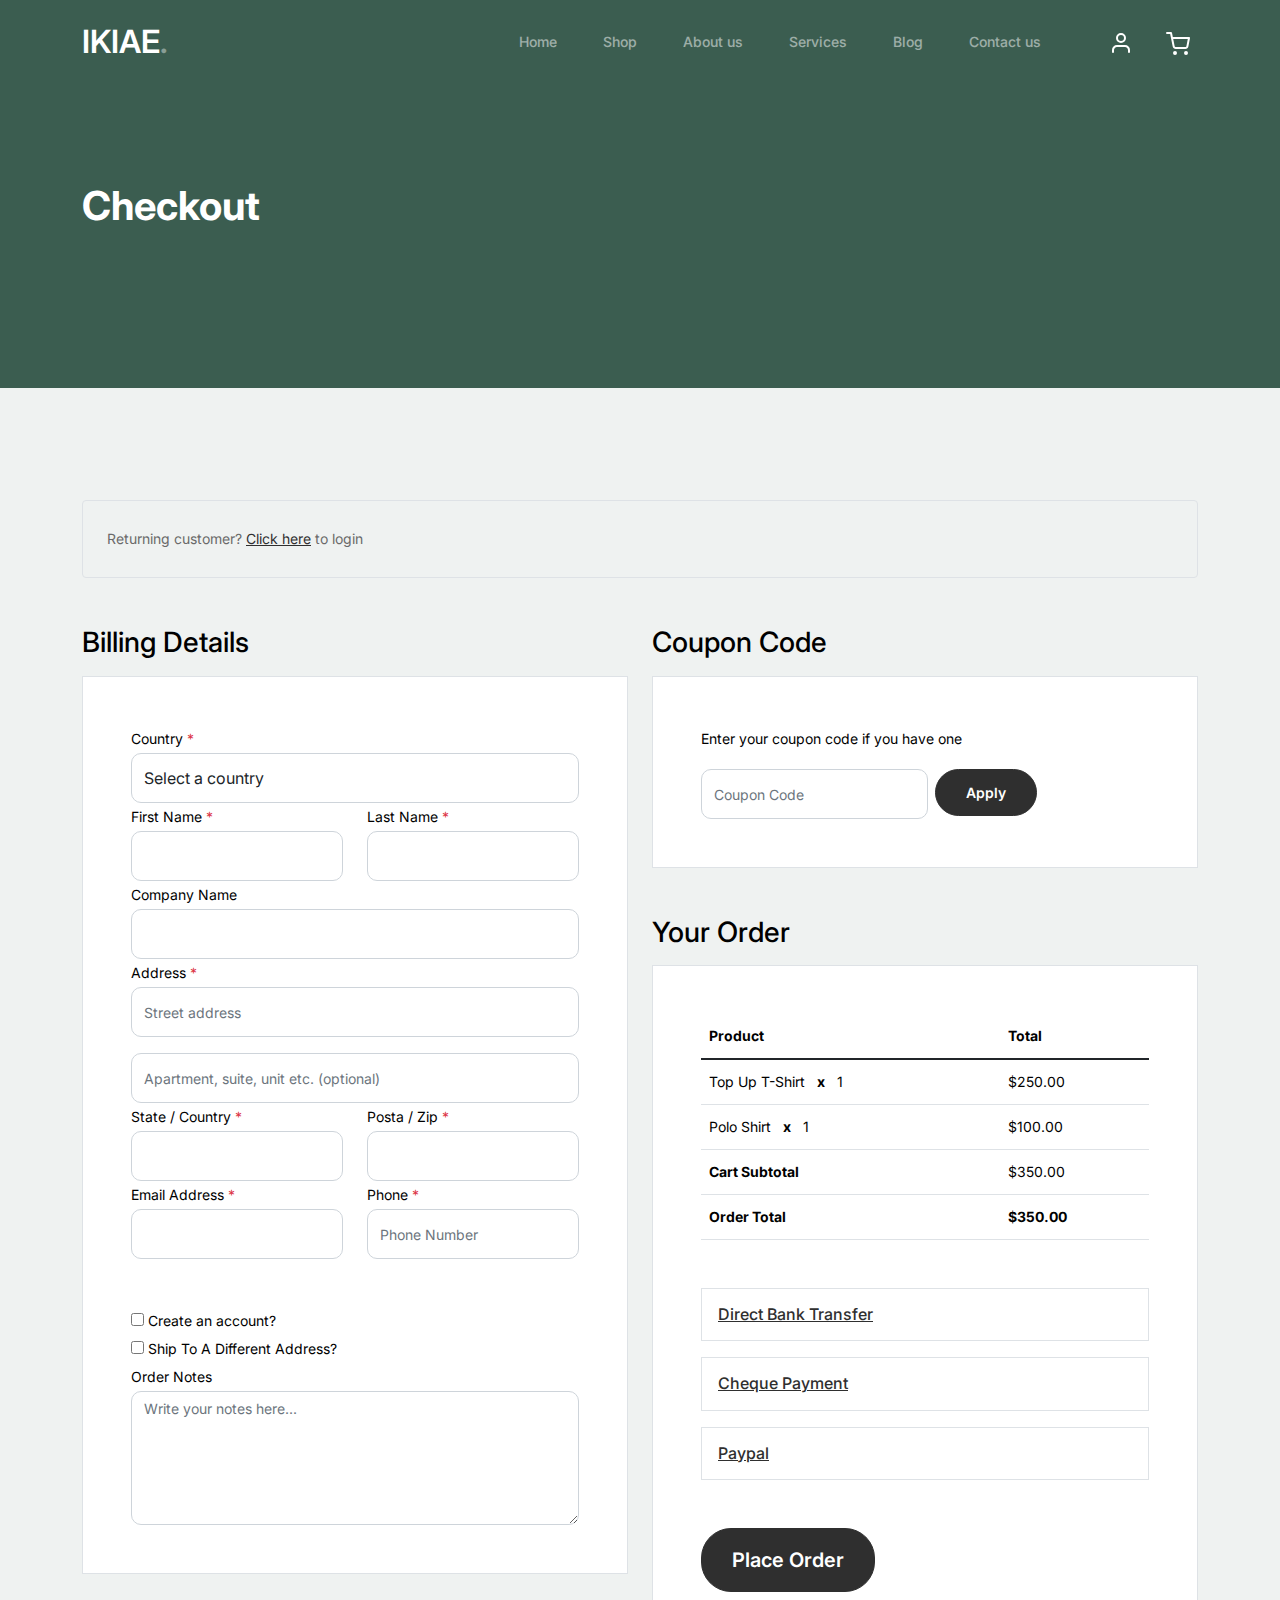
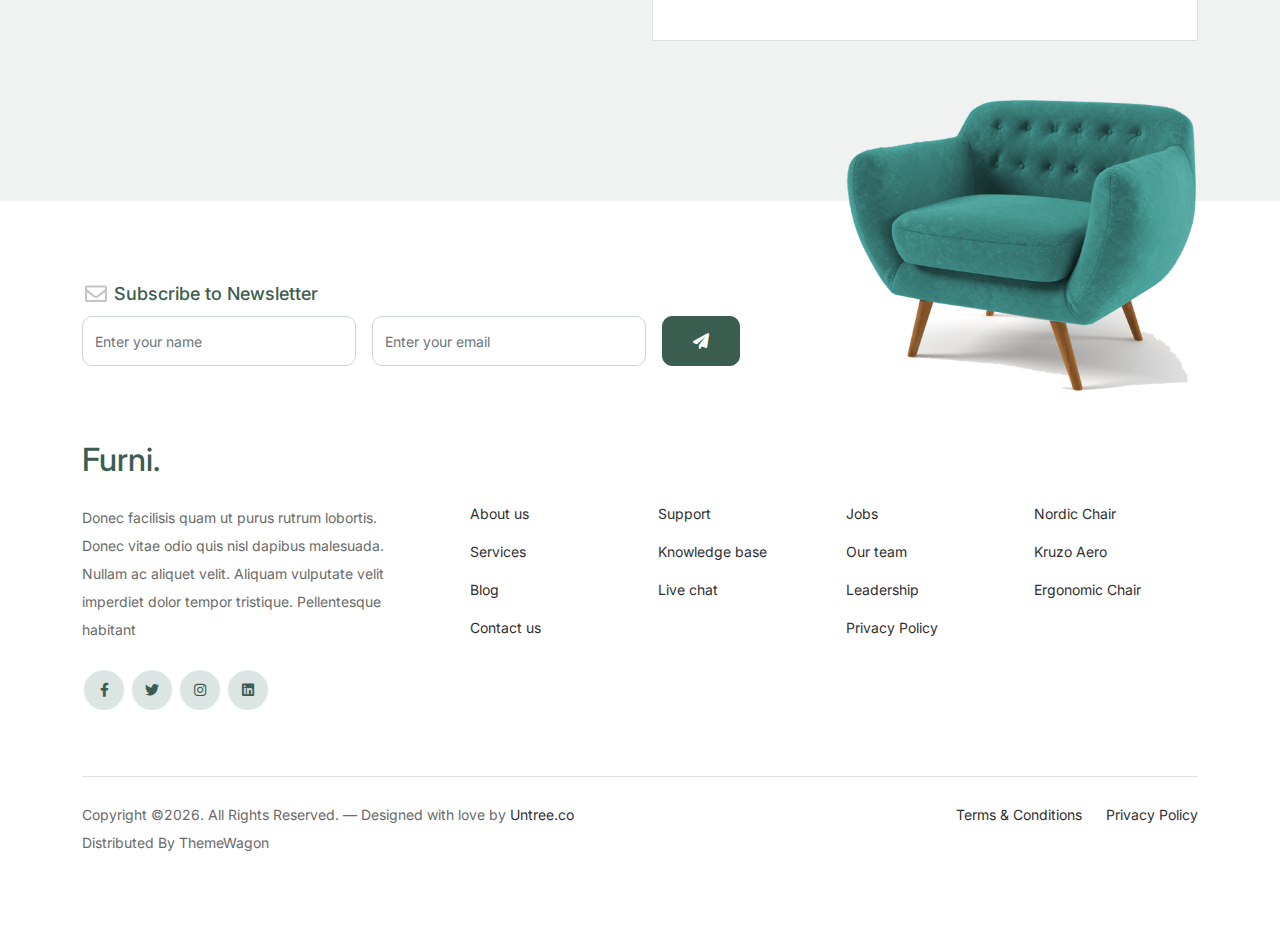
<file: checkout.html>
<!-- /*
* Bootstrap 5
* Template Name: Furni
* Template Author: Untree.co
* Template URI: https://untree.co/
* License: https://creativecommons.org/licenses/by/3.0/
*/ -->
<!doctype html>
<html lang="en">
<head>
  <meta charset="utf-8">
  <meta name="viewport" content="width=device-width, initial-scale=1, shrink-to-fit=no">
  <meta name="author" content="Untree.co">
  <link rel="shortcut icon" href="favicon.png">

  <meta name="description" content="" />
  <meta name="keywords" content="bootstrap, bootstrap4" />

		<!-- Bootstrap CSS -->
		<link href="css/bootstrap.min.css" rel="stylesheet">
		<link href="https://cdnjs.cloudflare.com/ajax/libs/font-awesome/6.0.0-beta3/css/all.min.css" rel="stylesheet">
		<link href="css/tiny-slider.css" rel="stylesheet">
		<link href="css/style.css" rel="stylesheet">
		<title>Furni Free Bootstrap 5 Template for Furniture and Interior Design Websites by Untree.co </title>
	</head>

	<body>

		<!-- Start Header/Navigation -->
		<nav class="custom-navbar navbar navbar navbar-expand-md navbar-dark bg-dark" arial-label="Furni navigation bar">

			<div class="container">
				<a class="navbar-brand" href="index.html">IKIAE<span>.</span></a>

				<button class="navbar-toggler" type="button" data-bs-toggle="collapse" data-bs-target="#navbarsFurni" aria-controls="navbarsFurni" aria-expanded="false" aria-label="Toggle navigation">
					<span class="navbar-toggler-icon"></span>
				</button>

				<div class="collapse navbar-collapse" id="navbarsFurni">
					<ul class="custom-navbar-nav navbar-nav ms-auto mb-2 mb-md-0">
						<li class="nav-item ">
							<a class="nav-link" href="index.html">Home</a>
						</li>
						<li><a class="nav-link" href="shop.html">Shop</a></li>
						<li><a class="nav-link" href="about.html">About us</a></li>
						<li><a class="nav-link" href="services.html">Services</a></li>
						<li><a class="nav-link" href="blog.html">Blog</a></li>
						<li><a class="nav-link" href="contact.html">Contact us</a></li>
					</ul>

					<ul class="custom-navbar-cta navbar-nav mb-2 mb-md-0 ms-5">
						<li><a class="nav-link" href="login.html"><img src="images/user.svg"></a></li>
						<li><a class="nav-link" href="cart.html"><img src="images/cart.svg"></a></li>
					</ul>
				</div>
			</div>
				
		</nav>
		<!-- End Header/Navigation -->

		<!-- Start Hero Section -->
			<div class="hero">
				<div class="container">
					<div class="row justify-content-between">
						<div class="col-lg-5">
							<div class="intro-excerpt">
								<h1>Checkout</h1>
							</div>
						</div>
						<div class="col-lg-7">
							
						</div>
					</div>
				</div>
			</div>
		<!-- End Hero Section -->

		<div class="untree_co-section">
		    <div class="container">
		      <div class="row mb-5">
		        <div class="col-md-12">
		          <div class="border p-4 rounded" role="alert">
		            Returning customer? <a href="#">Click here</a> to login
		          </div>
		        </div>
		      </div>
		      <div class="row">
		        <div class="col-md-6 mb-5 mb-md-0">
		          <h2 class="h3 mb-3 text-black">Billing Details</h2>
		          <div class="p-3 p-lg-5 border bg-white">
		            <div class="form-group">
		              <label for="c_country" class="text-black">Country <span class="text-danger">*</span></label>
		              <select id="c_country" class="form-control">
		                <option value="1">Select a country</option>    
		                <option value="2">bangladesh</option>    
		                <option value="3">Algeria</option>    
		                <option value="4">Afghanistan</option>    
		                <option value="5">Ghana</option>    
		                <option value="6">Albania</option>    
		                <option value="7">Bahrain</option>    
		                <option value="8">Colombia</option>    
		                <option value="9">Dominican Republic</option>    
		              </select>
		            </div>
		            <div class="form-group row">
		              <div class="col-md-6">
		                <label for="c_fname" class="text-black">First Name <span class="text-danger">*</span></label>
		                <input type="text" class="form-control" id="c_fname" name="c_fname">
		              </div>
		              <div class="col-md-6">
		                <label for="c_lname" class="text-black">Last Name <span class="text-danger">*</span></label>
		                <input type="text" class="form-control" id="c_lname" name="c_lname">
		              </div>
		            </div>

		            <div class="form-group row">
		              <div class="col-md-12">
		                <label for="c_companyname" class="text-black">Company Name </label>
		                <input type="text" class="form-control" id="c_companyname" name="c_companyname">
		              </div>
		            </div>

		            <div class="form-group row">
		              <div class="col-md-12">
		                <label for="c_address" class="text-black">Address <span class="text-danger">*</span></label>
		                <input type="text" class="form-control" id="c_address" name="c_address" placeholder="Street address">
		              </div>
		            </div>

		            <div class="form-group mt-3">
		              <input type="text" class="form-control" placeholder="Apartment, suite, unit etc. (optional)">
		            </div>

		            <div class="form-group row">
		              <div class="col-md-6">
		                <label for="c_state_country" class="text-black">State / Country <span class="text-danger">*</span></label>
		                <input type="text" class="form-control" id="c_state_country" name="c_state_country">
		              </div>
		              <div class="col-md-6">
		                <label for="c_postal_zip" class="text-black">Posta / Zip <span class="text-danger">*</span></label>
		                <input type="text" class="form-control" id="c_postal_zip" name="c_postal_zip">
		              </div>
		            </div>

		            <div class="form-group row mb-5">
		              <div class="col-md-6">
		                <label for="c_email_address" class="text-black">Email Address <span class="text-danger">*</span></label>
		                <input type="text" class="form-control" id="c_email_address" name="c_email_address">
		              </div>
		              <div class="col-md-6">
		                <label for="c_phone" class="text-black">Phone <span class="text-danger">*</span></label>
		                <input type="text" class="form-control" id="c_phone" name="c_phone" placeholder="Phone Number">
		              </div>
		            </div>

		            <div class="form-group">
		              <label for="c_create_account" class="text-black" data-bs-toggle="collapse" href="#create_an_account" role="button" aria-expanded="false" aria-controls="create_an_account"><input type="checkbox" value="1" id="c_create_account"> Create an account?</label>
		              <div class="collapse" id="create_an_account">
		                <div class="py-2 mb-4">
		                  <p class="mb-3">Create an account by entering the information below. If you are a returning customer please login at the top of the page.</p>
		                  <div class="form-group">
		                    <label for="c_account_password" class="text-black">Account Password</label>
		                    <input type="email" class="form-control" id="c_account_password" name="c_account_password" placeholder="">
		                  </div>
		                </div>
		              </div>
		            </div>


		            <div class="form-group">
		              <label for="c_ship_different_address" class="text-black" data-bs-toggle="collapse" href="#ship_different_address" role="button" aria-expanded="false" aria-controls="ship_different_address"><input type="checkbox" value="1" id="c_ship_different_address"> Ship To A Different Address?</label>
		              <div class="collapse" id="ship_different_address">
		                <div class="py-2">

		                  <div class="form-group">
		                    <label for="c_diff_country" class="text-black">Country <span class="text-danger">*</span></label>
		                    <select id="c_diff_country" class="form-control">
		                      <option value="1">Select a country</option>    
		                      <option value="2">bangladesh</option>    
		                      <option value="3">Algeria</option>    
		                      <option value="4">Afghanistan</option>    
		                      <option value="5">Ghana</option>    
		                      <option value="6">Albania</option>    
		                      <option value="7">Bahrain</option>    
		                      <option value="8">Colombia</option>    
		                      <option value="9">Dominican Republic</option>    
		                    </select>
		                  </div>


		                  <div class="form-group row">
		                    <div class="col-md-6">
		                      <label for="c_diff_fname" class="text-black">First Name <span class="text-danger">*</span></label>
		                      <input type="text" class="form-control" id="c_diff_fname" name="c_diff_fname">
		                    </div>
		                    <div class="col-md-6">
		                      <label for="c_diff_lname" class="text-black">Last Name <span class="text-danger">*</span></label>
		                      <input type="text" class="form-control" id="c_diff_lname" name="c_diff_lname">
		                    </div>
		                  </div>

		                  <div class="form-group row">
		                    <div class="col-md-12">
		                      <label for="c_diff_companyname" class="text-black">Company Name </label>
		                      <input type="text" class="form-control" id="c_diff_companyname" name="c_diff_companyname">
		                    </div>
		                  </div>

		                  <div class="form-group row  mb-3">
		                    <div class="col-md-12">
		                      <label for="c_diff_address" class="text-black">Address <span class="text-danger">*</span></label>
		                      <input type="text" class="form-control" id="c_diff_address" name="c_diff_address" placeholder="Street address">
		                    </div>
		                  </div>

		                  <div class="form-group">
		                    <input type="text" class="form-control" placeholder="Apartment, suite, unit etc. (optional)">
		                  </div>

		                  <div class="form-group row">
		                    <div class="col-md-6">
		                      <label for="c_diff_state_country" class="text-black">State / Country <span class="text-danger">*</span></label>
		                      <input type="text" class="form-control" id="c_diff_state_country" name="c_diff_state_country">
		                    </div>
		                    <div class="col-md-6">
		                      <label for="c_diff_postal_zip" class="text-black">Posta / Zip <span class="text-danger">*</span></label>
		                      <input type="text" class="form-control" id="c_diff_postal_zip" name="c_diff_postal_zip">
		                    </div>
		                  </div>

		                  <div class="form-group row mb-5">
		                    <div class="col-md-6">
		                      <label for="c_diff_email_address" class="text-black">Email Address <span class="text-danger">*</span></label>
		                      <input type="text" class="form-control" id="c_diff_email_address" name="c_diff_email_address">
		                    </div>
		                    <div class="col-md-6">
		                      <label for="c_diff_phone" class="text-black">Phone <span class="text-danger">*</span></label>
		                      <input type="text" class="form-control" id="c_diff_phone" name="c_diff_phone" placeholder="Phone Number">
		                    </div>
		                  </div>

		                </div>

		              </div>
		            </div>

		            <div class="form-group">
		              <label for="c_order_notes" class="text-black">Order Notes</label>
		              <textarea name="c_order_notes" id="c_order_notes" cols="30" rows="5" class="form-control" placeholder="Write your notes here..."></textarea>
		            </div>

		          </div>
		        </div>
		        <div class="col-md-6">

		          <div class="row mb-5">
		            <div class="col-md-12">
		              <h2 class="h3 mb-3 text-black">Coupon Code</h2>
		              <div class="p-3 p-lg-5 border bg-white">

		                <label for="c_code" class="text-black mb-3">Enter your coupon code if you have one</label>
		                <div class="input-group w-75 couponcode-wrap">
		                  <input type="text" class="form-control me-2" id="c_code" placeholder="Coupon Code" aria-label="Coupon Code" aria-describedby="button-addon2">
		                  <div class="input-group-append">
		                    <button class="btn btn-black btn-sm" type="button" id="button-addon2">Apply</button>
		                  </div>
		                </div>

		              </div>
		            </div>
		          </div>

		          <div class="row mb-5">
		            <div class="col-md-12">
		              <h2 class="h3 mb-3 text-black">Your Order</h2>
		              <div class="p-3 p-lg-5 border bg-white">
		                <table class="table site-block-order-table mb-5">
		                  <thead>
		                    <th>Product</th>
		                    <th>Total</th>
		                  </thead>
		                  <tbody>
		                    <tr>
		                      <td>Top Up T-Shirt <strong class="mx-2">x</strong> 1</td>
		                      <td>$250.00</td>
		                    </tr>
		                    <tr>
		                      <td>Polo Shirt <strong class="mx-2">x</strong>   1</td>
		                      <td>$100.00</td>
		                    </tr>
		                    <tr>
		                      <td class="text-black font-weight-bold"><strong>Cart Subtotal</strong></td>
		                      <td class="text-black">$350.00</td>
		                    </tr>
		                    <tr>
		                      <td class="text-black font-weight-bold"><strong>Order Total</strong></td>
		                      <td class="text-black font-weight-bold"><strong>$350.00</strong></td>
		                    </tr>
		                  </tbody>
		                </table>

		                <div class="border p-3 mb-3">
		                  <h3 class="h6 mb-0"><a class="d-block" data-bs-toggle="collapse" href="#collapsebank" role="button" aria-expanded="false" aria-controls="collapsebank">Direct Bank Transfer</a></h3>

		                  <div class="collapse" id="collapsebank">
		                    <div class="py-2">
		                      <p class="mb-0">Make your payment directly into our bank account. Please use your Order ID as the payment reference. Your order won’t be shipped until the funds have cleared in our account.</p>
		                    </div>
		                  </div>
		                </div>

		                <div class="border p-3 mb-3">
		                  <h3 class="h6 mb-0"><a class="d-block" data-bs-toggle="collapse" href="#collapsecheque" role="button" aria-expanded="false" aria-controls="collapsecheque">Cheque Payment</a></h3>

		                  <div class="collapse" id="collapsecheque">
		                    <div class="py-2">
		                      <p class="mb-0">Make your payment directly into our bank account. Please use your Order ID as the payment reference. Your order won’t be shipped until the funds have cleared in our account.</p>
		                    </div>
		                  </div>
		                </div>

		                <div class="border p-3 mb-5">
		                  <h3 class="h6 mb-0"><a class="d-block" data-bs-toggle="collapse" href="#collapsepaypal" role="button" aria-expanded="false" aria-controls="collapsepaypal">Paypal</a></h3>

		                  <div class="collapse" id="collapsepaypal">
		                    <div class="py-2">
		                      <p class="mb-0">Make your payment directly into our bank account. Please use your Order ID as the payment reference. Your order won’t be shipped until the funds have cleared in our account.</p>
		                    </div>
		                  </div>
		                </div>

		                <div class="form-group">
		                  <button class="btn btn-black btn-lg py-3 btn-block" onclick="window.location='thankyou.html'">Place Order</button>
		                </div>

		              </div>
		            </div>
		          </div>

		        </div>
		      </div>
		      <!-- </form> -->
		    </div>
		  </div>

		<!-- Start Footer Section -->
		<footer class="footer-section">
			<div class="container relative">

				<div class="sofa-img">
					<img src="images/sofa.png" alt="Image" class="img-fluid">
				</div>

				<div class="row">
					<div class="col-lg-8">
						<div class="subscription-form">
							<h3 class="d-flex align-items-center"><span class="me-1"><img src="images/envelope-outline.svg" alt="Image" class="img-fluid"></span><span>Subscribe to Newsletter</span></h3>

							<form action="#" class="row g-3">
								<div class="col-auto">
									<input type="text" class="form-control" placeholder="Enter your name">
								</div>
								<div class="col-auto">
									<input type="email" class="form-control" placeholder="Enter your email">
								</div>
								<div class="col-auto">
									<button class="btn btn-primary">
										<span class="fa fa-paper-plane"></span>
									</button>
								</div>
							</form>

						</div>
					</div>
				</div>

				<div class="row g-5 mb-5">
					<div class="col-lg-4">
						<div class="mb-4 footer-logo-wrap"><a href="#" class="footer-logo">Furni<span>.</span></a></div>
						<p class="mb-4">Donec facilisis quam ut purus rutrum lobortis. Donec vitae odio quis nisl dapibus malesuada. Nullam ac aliquet velit. Aliquam vulputate velit imperdiet dolor tempor tristique. Pellentesque habitant</p>

						<ul class="list-unstyled custom-social">
							<li><a href="#"><span class="fa fa-brands fa-facebook-f"></span></a></li>
							<li><a href="#"><span class="fa fa-brands fa-twitter"></span></a></li>
							<li><a href="#"><span class="fa fa-brands fa-instagram"></span></a></li>
							<li><a href="#"><span class="fa fa-brands fa-linkedin"></span></a></li>
						</ul>
					</div>

					<div class="col-lg-8">
						<div class="row links-wrap">
							<div class="col-6 col-sm-6 col-md-3">
								<ul class="list-unstyled">
									<li><a href="#">About us</a></li>
									<li><a href="#">Services</a></li>
									<li><a href="#">Blog</a></li>
									<li><a href="#">Contact us</a></li>
								</ul>
							</div>

							<div class="col-6 col-sm-6 col-md-3">
								<ul class="list-unstyled">
									<li><a href="#">Support</a></li>
									<li><a href="#">Knowledge base</a></li>
									<li><a href="#">Live chat</a></li>
								</ul>
							</div>

							<div class="col-6 col-sm-6 col-md-3">
								<ul class="list-unstyled">
									<li><a href="#">Jobs</a></li>
									<li><a href="#">Our team</a></li>
									<li><a href="#">Leadership</a></li>
									<li><a href="#">Privacy Policy</a></li>
								</ul>
							</div>

							<div class="col-6 col-sm-6 col-md-3">
								<ul class="list-unstyled">
									<li><a href="#">Nordic Chair</a></li>
									<li><a href="#">Kruzo Aero</a></li>
									<li><a href="#">Ergonomic Chair</a></li>
								</ul>
							</div>
						</div>
					</div>

				</div>

				<div class="border-top copyright">
					<div class="row pt-4">
						<div class="col-lg-6">
							<p class="mb-2 text-center text-lg-start">Copyright &copy;<script>document.write(new Date().getFullYear());</script>. All Rights Reserved. &mdash; Designed with love by <a href="https://untree.co">Untree.co</a> Distributed By <a hreff="https://themewagon.com">ThemeWagon</a>  <!-- License information: https://untree.co/license/ -->
            </p>
						</div>

						<div class="col-lg-6 text-center text-lg-end">
							<ul class="list-unstyled d-inline-flex ms-auto">
								<li class="me-4"><a href="#">Terms &amp; Conditions</a></li>
								<li><a href="#">Privacy Policy</a></li>
							</ul>
						</div>

					</div>
				</div>

			</div>
		</footer>
		<!-- End Footer Section -->	


		<script src="js/bootstrap.bundle.min.js"></script>
		<script src="js/tiny-slider.js"></script>
		<script src="js/custom.js"></script>
	</body>

</html>
</file>
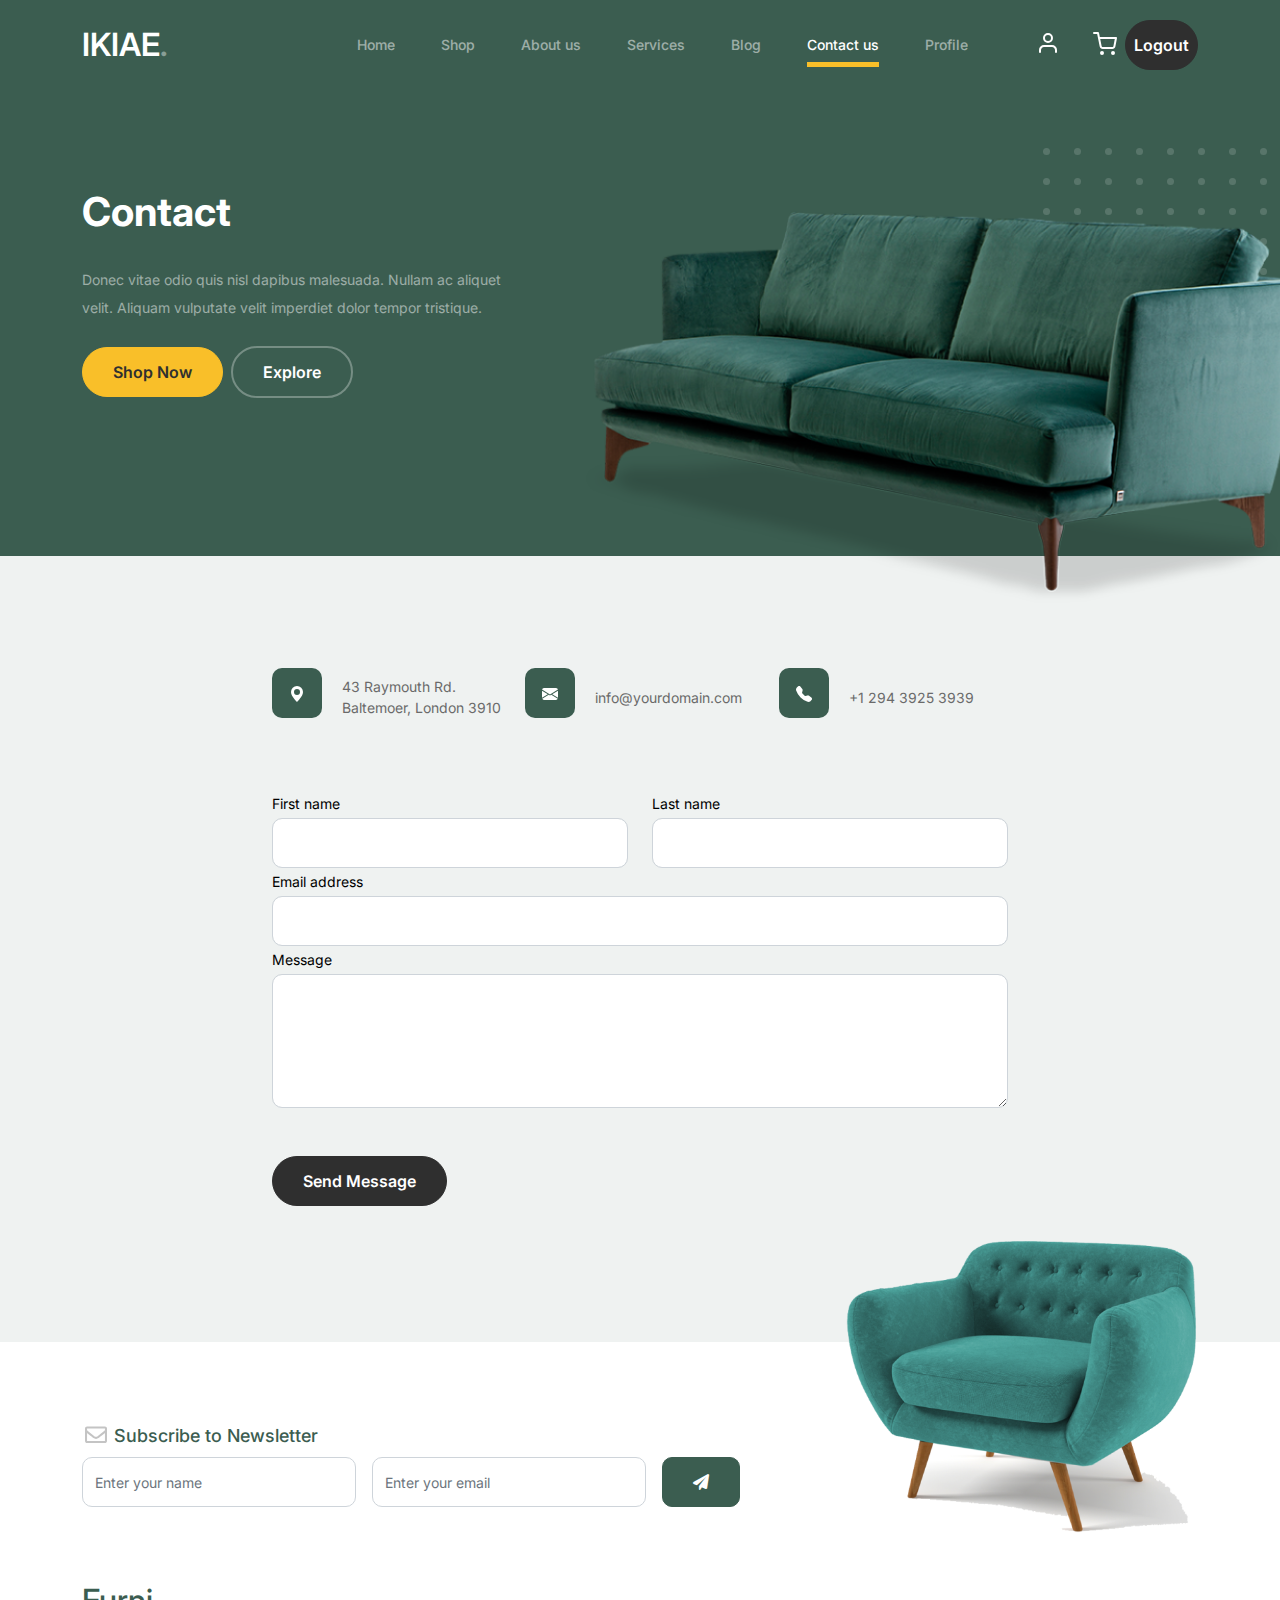
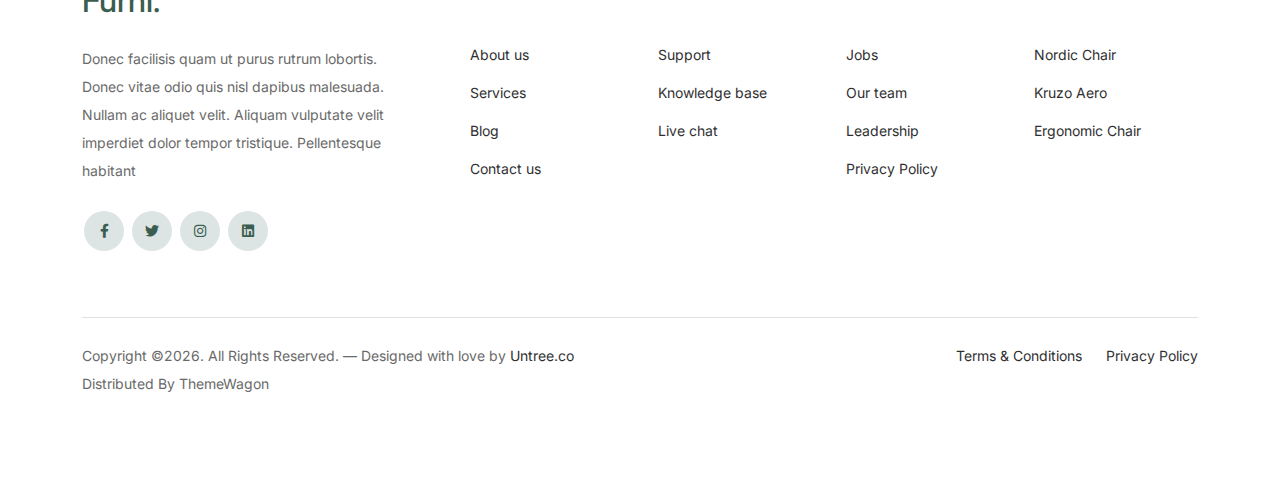
<file: contact.html>
<!-- /*
* Bootstrap 5
* Template Name: Furni
* Template Author: Untree.co
* Template URI: https://untree.co/
* License: https://creativecommons.org/licenses/by/3.0/
*/ -->
<!doctype html>
<html lang="en">
<head>
  <meta charset="utf-8">
  <meta name="viewport" content="width=device-width, initial-scale=1, shrink-to-fit=no">
  <meta name="author" content="Untree.co">
  <link rel="shortcut icon" href="favicon.png">

  <meta name="description" content="" />
  <meta name="keywords" content="bootstrap, bootstrap4" />

		<!-- Bootstrap CSS -->
		<link href="css/bootstrap.min.css" rel="stylesheet">
		<link href="https://cdnjs.cloudflare.com/ajax/libs/font-awesome/6.0.0-beta3/css/all.min.css" rel="stylesheet">
		<link href="css/tiny-slider.css" rel="stylesheet">
		<link href="css/style.css" rel="stylesheet">
		<title>Furni Free Bootstrap 5 Template for Furniture and Interior Design Websites by Untree.co </title>
	</head>

	<body>

		<!-- Start Header/Navigation -->
		<nav class="custom-navbar navbar navbar navbar-expand-md navbar-dark bg-dark" arial-label="Furni navigation bar">

			<div class="container">
				<a class="navbar-brand" href="index.html">IKIAE<span>.</span></a>

				<button class="navbar-toggler" type="button" data-bs-toggle="collapse" data-bs-target="#navbarsFurni" aria-controls="navbarsFurni" aria-expanded="false" aria-label="Toggle navigation">
					<span class="navbar-toggler-icon"></span>
				</button>

				<div class="collapse navbar-collapse" id="navbarsFurni">
					<ul class="custom-navbar-nav navbar-nav ms-auto mb-2 mb-md-0">
						<li class="nav-item">
							<a class="nav-link" href="index.html">Home</a>
						</li>
						<li><a class="nav-link" href="shop.html">Shop</a></li>
						<li><a class="nav-link" href="about.html">About us</a></li>
						<li><a class="nav-link" href="services.html">Services</a></li>
						<li><a class="nav-link" href="blog.html">Blog</a></li>
						<li class="active"><a class="nav-link" href="contact.html">Contact us</a></li>
						<li><a class="nav-link" href="profile.html">Profile</a></li>
					</ul>

					<ul class="custom-navbar-cta navbar-nav mb-2 mb-md-0 ms-5">
						<li><a class="nav-link" href="login.html"><img src="images/user.svg"></a></li>
						<li><a class="nav-link" href="cart.html"><img src="images/cart.svg"></a></li>
						<li><a class="nav-link btn btn-danger text-white" href="logout.html">Logout</a></li>
					</ul>
				</div>
			</div>
				
		</nav>
		<!-- End Header/Navigation -->

		<!-- Start Hero Section -->
			<div class="hero">
				<div class="container">
					<div class="row justify-content-between">
						<div class="col-lg-5">
							<div class="intro-excerpt">
								<h1>Contact</h1>
								<p class="mb-4">Donec vitae odio quis nisl dapibus malesuada. Nullam ac aliquet velit. Aliquam vulputate velit imperdiet dolor tempor tristique.</p>
								<p><a href="" class="btn btn-secondary me-2">Shop Now</a><a href="#" class="btn btn-white-outline">Explore</a></p>
							</div>
						</div>
						<div class="col-lg-7">
							<div class="hero-img-wrap">
								<img src="images/couch.png" class="img-fluid">
							</div>
						</div>
					</div>
				</div>
			</div>
		<!-- End Hero Section -->

		
		<!-- Start Contact Form -->
		<div class="untree_co-section">
      <div class="container">

        <div class="block">
          <div class="row justify-content-center">


            <div class="col-md-8 col-lg-8 pb-4">


              <div class="row mb-5">
                <div class="col-lg-4">
                  <div  class="service no-shadow align-items-center link horizontal d-flex active" data-aos="fade-left" data-aos-delay="0">
                    <div class="service-icon color-1 mb-4">
                      <svg xmlns="http://www.w3.org/2000/svg" width="16" height="16" fill="currentColor" class="bi bi-geo-alt-fill" viewBox="0 0 16 16">
                        <path d="M8 16s6-5.686 6-10A6 6 0 0 0 2 6c0 4.314 6 10 6 10zm0-7a3 3 0 1 1 0-6 3 3 0 0 1 0 6z"/>
                      </svg>
                    </div> <!-- /.icon -->
                    <div class="service-contents">
                      <p>43 Raymouth Rd. Baltemoer, London 3910</p>
                    </div> <!-- /.service-contents-->
                  </div> <!-- /.service -->
                </div>

                <div class="col-lg-4">
                  <div  class="service no-shadow align-items-center link horizontal d-flex active" data-aos="fade-left" data-aos-delay="0">
                    <div class="service-icon color-1 mb-4">
                      <svg xmlns="http://www.w3.org/2000/svg" width="16" height="16" fill="currentColor" class="bi bi-envelope-fill" viewBox="0 0 16 16">
                        <path d="M.05 3.555A2 2 0 0 1 2 2h12a2 2 0 0 1 1.95 1.555L8 8.414.05 3.555zM0 4.697v7.104l5.803-3.558L0 4.697zM6.761 8.83l-6.57 4.027A2 2 0 0 0 2 14h12a2 2 0 0 0 1.808-1.144l-6.57-4.027L8 9.586l-1.239-.757zm3.436-.586L16 11.801V4.697l-5.803 3.546z"/>
                      </svg>
                    </div> <!-- /.icon -->
                    <div class="service-contents">
                      <p>info@yourdomain.com</p>
                    </div> <!-- /.service-contents-->
                  </div> <!-- /.service -->
                </div>

                <div class="col-lg-4">
                  <div  class="service no-shadow align-items-center link horizontal d-flex active" data-aos="fade-left" data-aos-delay="0">
                    <div class="service-icon color-1 mb-4">
                      <svg xmlns="http://www.w3.org/2000/svg" width="16" height="16" fill="currentColor" class="bi bi-telephone-fill" viewBox="0 0 16 16">
                        <path fill-rule="evenodd" d="M1.885.511a1.745 1.745 0 0 1 2.61.163L6.29 2.98c.329.423.445.974.315 1.494l-.547 2.19a.678.678 0 0 0 .178.643l2.457 2.457a.678.678 0 0 0 .644.178l2.189-.547a1.745 1.745 0 0 1 1.494.315l2.306 1.794c.829.645.905 1.87.163 2.611l-1.034 1.034c-.74.74-1.846 1.065-2.877.702a18.634 18.634 0 0 1-7.01-4.42 18.634 18.634 0 0 1-4.42-7.009c-.362-1.03-.037-2.137.703-2.877L1.885.511z"/>
                      </svg>
                    </div> <!-- /.icon -->
                    <div class="service-contents">
                      <p>+1 294 3925 3939</p>
                    </div> <!-- /.service-contents-->
                  </div> <!-- /.service -->
                </div>
              </div>

              <form>
                <div class="row">
                  <div class="col-6">
                    <div class="form-group">
                      <label class="text-black" for="fname">First name</label>
                      <input type="text" class="form-control" id="fname">
                    </div>
                  </div>
                  <div class="col-6">
                    <div class="form-group">
                      <label class="text-black" for="lname">Last name</label>
                      <input type="text" class="form-control" id="lname">
                    </div>
                  </div>
                </div>
                <div class="form-group">
                  <label class="text-black" for="email">Email address</label>
                  <input type="email" class="form-control" id="email">
                </div>

                <div class="form-group mb-5">
                  <label class="text-black" for="message">Message</label>
                  <textarea name="" class="form-control" id="message" cols="30" rows="5"></textarea>
                </div>

                <button type="submit" class="btn btn-primary-hover-outline">Send Message</button>
              </form>

            </div>

          </div>

        </div>

      </div>


    </div>
  </div>

  <!-- End Contact Form -->

		

		<!-- Start Footer Section -->
		<footer class="footer-section">
			<div class="container relative">

				<div class="sofa-img">
					<img src="images/sofa.png" alt="Image" class="img-fluid">
				</div>

				<div class="row">
					<div class="col-lg-8">
						<div class="subscription-form">
							<h3 class="d-flex align-items-center"><span class="me-1"><img src="images/envelope-outline.svg" alt="Image" class="img-fluid"></span><span>Subscribe to Newsletter</span></h3>

							<form action="#" class="row g-3">
								<div class="col-auto">
									<input type="text" class="form-control" placeholder="Enter your name">
								</div>
								<div class="col-auto">
									<input type="email" class="form-control" placeholder="Enter your email">
								</div>
								<div class="col-auto">
									<button class="btn btn-primary">
										<span class="fa fa-paper-plane"></span>
									</button>
								</div>
							</form>

						</div>
					</div>
				</div>

				<div class="row g-5 mb-5">
					<div class="col-lg-4">
						<div class="mb-4 footer-logo-wrap"><a href="#" class="footer-logo">Furni<span>.</span></a></div>
						<p class="mb-4">Donec facilisis quam ut purus rutrum lobortis. Donec vitae odio quis nisl dapibus malesuada. Nullam ac aliquet velit. Aliquam vulputate velit imperdiet dolor tempor tristique. Pellentesque habitant</p>

						<ul class="list-unstyled custom-social">
							<li><a href="#"><span class="fa fa-brands fa-facebook-f"></span></a></li>
							<li><a href="#"><span class="fa fa-brands fa-twitter"></span></a></li>
							<li><a href="#"><span class="fa fa-brands fa-instagram"></span></a></li>
							<li><a href="#"><span class="fa fa-brands fa-linkedin"></span></a></li>
						</ul>
					</div>

					<div class="col-lg-8">
						<div class="row links-wrap">
							<div class="col-6 col-sm-6 col-md-3">
								<ul class="list-unstyled">
									<li><a href="#">About us</a></li>
									<li><a href="#">Services</a></li>
									<li><a href="#">Blog</a></li>
									<li><a href="#">Contact us</a></li>
								</ul>
							</div>

							<div class="col-6 col-sm-6 col-md-3">
								<ul class="list-unstyled">
									<li><a href="#">Support</a></li>
									<li><a href="#">Knowledge base</a></li>
									<li><a href="#">Live chat</a></li>
								</ul>
							</div>

							<div class="col-6 col-sm-6 col-md-3">
								<ul class="list-unstyled">
									<li><a href="#">Jobs</a></li>
									<li><a href="#">Our team</a></li>
									<li><a href="#">Leadership</a></li>
									<li><a href="#">Privacy Policy</a></li>
								</ul>
							</div>

							<div class="col-6 col-sm-6 col-md-3">
								<ul class="list-unstyled">
									<li><a href="#">Nordic Chair</a></li>
									<li><a href="#">Kruzo Aero</a></li>
									<li><a href="#">Ergonomic Chair</a></li>
								</ul>
							</div>
						</div>
					</div>

				</div>

				<div class="border-top copyright">
					<div class="row pt-4">
						<div class="col-lg-6">
							<p class="mb-2 text-center text-lg-start">Copyright &copy;<script>document.write(new Date().getFullYear());</script>. All Rights Reserved. &mdash; Designed with love by <a href="https://untree.co">Untree.co</a> Distributed By <a hreff="https://themewagon.com">ThemeWagon</a>  <!-- License information: https://untree.co/license/ -->
            </p>
						</div>

						<div class="col-lg-6 text-center text-lg-end">
							<ul class="list-unstyled d-inline-flex ms-auto">
								<li class="me-4"><a href="#">Terms &amp; Conditions</a></li>
								<li><a href="#">Privacy Policy</a></li>
							</ul>
						</div>

					</div>
				</div>

			</div>
		</footer>
		<!-- End Footer Section -->	


		<script src="js/bootstrap.bundle.min.js"></script>
		<script src="js/tiny-slider.js"></script>
		<script src="js/custom.js"></script>
	</body>

</html>
</file>
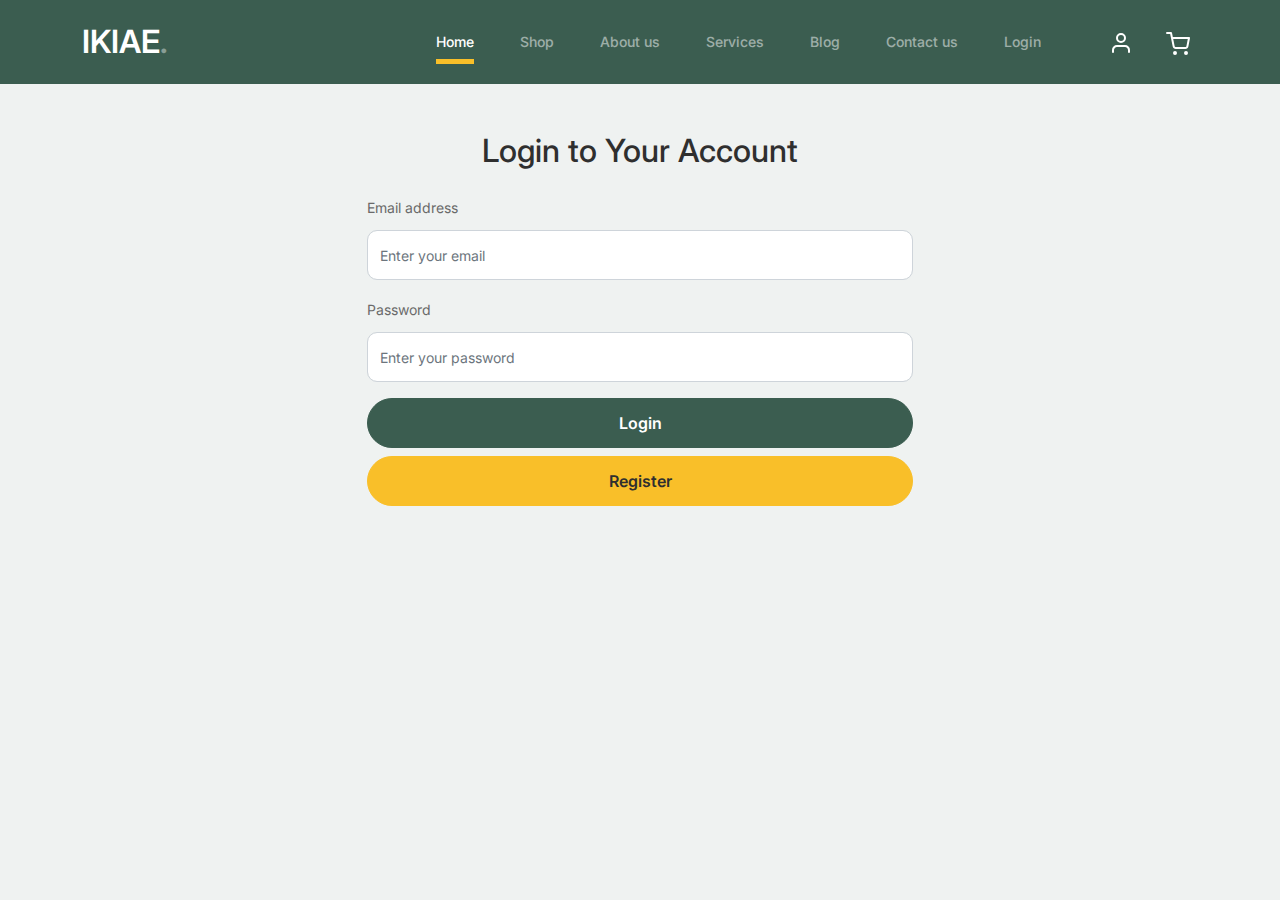
<file: login.html>
<!doctype html>
<html lang="en">
<head>
  <meta charset="utf-8">
  <meta name="viewport" content="width=device-width, initial-scale=1, shrink-to-fit=no">
  <meta name="author" content="Untree.co">
  <link rel="shortcut icon" href="favicon.png">

  <meta name="description" content="" />
  <meta name="keywords" content="bootstrap, bootstrap4" />

  <!-- Bootstrap CSS -->
  <link href="css/bootstrap.min.css" rel="stylesheet">
  <link href="https://cdnjs.cloudflare.com/ajax/libs/font-awesome/6.0.0-beta3/css/all.min.css" rel="stylesheet">
  <link href="css/tiny-slider.css" rel="stylesheet">
  <link href="css/style.css" rel="stylesheet">
  <title>Login - IKIAE</title>
</head>

<body>

  <!-- Start Header/Navigation -->
  <nav class="custom-navbar navbar navbar navbar-expand-md navbar-dark bg-dark" aria-label="Furni navigation bar">
    <div class="container">
      <a class="navbar-brand" href="index.html">IKIAE<span>.</span></a>
      <button class="navbar-toggler" type="button" data-bs-toggle="collapse" data-bs-target="#navbarsFurni" aria-controls="navbarsFurni" aria-expanded="false" aria-label="Toggle navigation">
        <span class="navbar-toggler-icon"></span>
      </button>
      <div class="collapse navbar-collapse" id="navbarsFurni">
        <ul class="custom-navbar-nav navbar-nav ms-auto mb-2 mb-md-0">
          <li class="nav-item active">
            <a class="nav-link" href="index.html">Home</a>
          </li>
          <li><a class="nav-link" href="shop.html">Shop</a></li>
          <li><a class="nav-link" href="about.html">About us</a></li>
          <li><a class="nav-link" href="services.html">Services</a></li>
          <li><a class="nav-link" href="blog.html">Blog</a></li>
          <li><a class="nav-link" href="contact.html">Contact us</a></li>
          <li><a class="nav-link" href="login.html">Login</a></li>
        </ul>
        <ul class="custom-navbar-cta navbar-nav mb-2 mb-md-0 ms-5">
          <li><a class="nav-link" href="login.html"><img src="images/user.svg"></a></li>
          <li><a class="nav-link" href="cart.html"><img src="images/cart.svg"></a></li>
        </ul>
      </div>
    </div>
  </nav>
  <!-- End Header/Navigation -->

  <!-- Start Login Section -->
  <div class="login-section py-5">
    <div class="container">
      <div class="row justify-content-center">
        <div class="col-lg-6">
          <h2 class="section-title text-center mb-4">Login to Your Account</h2>
          <form action="#" method="POST">
            <div class="mb-3">
              <label for="email" class="form-label">Email address</label>
              <input type="email" class="form-control" id="email" name="email" placeholder="Enter your email" required>
            </div>
            <div class="mb-3">
              <label for="password" class="form-label">Password</label>
              <input type="password" class="form-control" id="password" name="password" placeholder="Enter your password" required>
            </div>
            <div class="d-grid">
              <button type="submit" class="btn btn-primary mb-2">Login</button>
              <button type="button" class="btn btn-secondary" onclick="window.location.href='register.html'">Register</button>
            </div>
          </form>
        </div>
      </div>
    </div>
  </div>
  <!-- End Login Section -->

  <script src="js/bootstrap.bundle.min.js"></script>
  <script src="js/tiny-slider.js"></script>
  <script src="js/custom.js"></script>
</body>
</html>
</file>
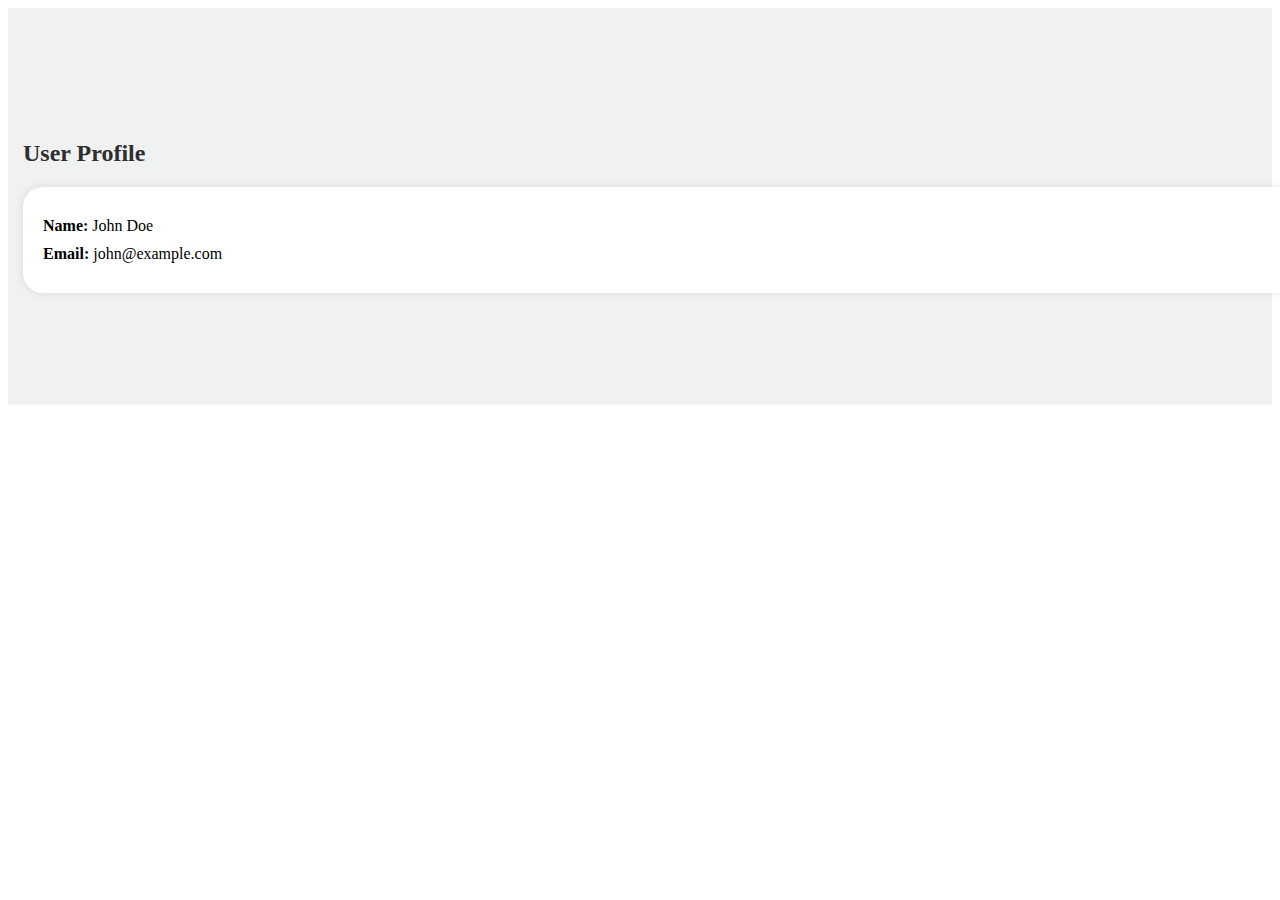
<file: profile.html>
<!DOCTYPE html>
<html lang="en">
<head>
    <meta charset="UTF-8">
    <meta name="viewport" content="width=device-width, initial-scale=1.0">
    <title>User Profile</title>
    <link rel="stylesheet" href="css/register.css">
</head>
<body>

  <!-- Start Profile Section -->
  <div class="profile-section py-5">
    <div class="container">
      <div class="row justify-content-center">
        <div class="col-lg-6">
          <h2 class="section-title text-center mb-4">User Profile</h2>
          <div class="profile-details">
            <p><strong>Name:</strong> John Doe</p>
            <p><strong>Email:</strong> john@example.com</p>
            <!-- Add more profile details here -->
          </div>
        </div>
      </div>
    </div>
  </div>
  <!-- End Profile Section -->

</body>
</html>
</file>
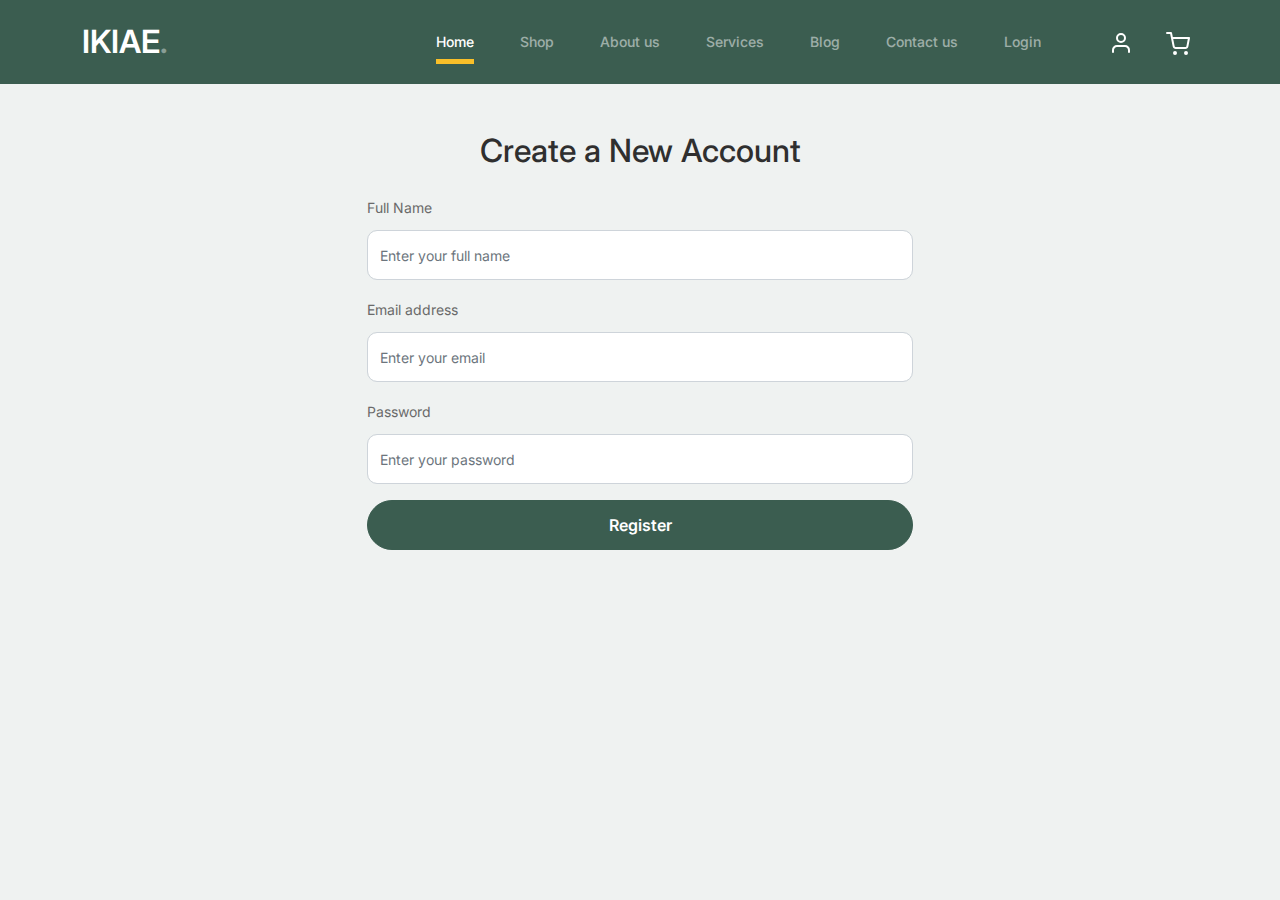
<file: register.html>
<!doctype html>
<html lang="en">
<head>
  <meta charset="utf-8">
  <meta name="viewport" content="width=device-width, initial-scale=1, shrink-to-fit=no">
  <meta name="author" content="Untree.co">
  <link rel="shortcut icon" href="favicon.png">

  <meta name="description" content="" />
  <meta name="keywords" content="bootstrap, bootstrap4" />

  <!-- Bootstrap CSS -->
  <link href="css/bootstrap.min.css" rel="stylesheet">
  <link href="https://cdnjs.cloudflare.com/ajax/libs/font-awesome/6.0.0-beta3/css/all.min.css" rel="stylesheet">
  <link href="css/tiny-slider.css" rel="stylesheet">
  <link href="css/style.css" rel="stylesheet">
  <title>Register - IKIAE</title>
</head>

<body>

  <!-- Start Header/Navigation -->
  <nav class="custom-navbar navbar navbar navbar-expand-md navbar-dark bg-dark" aria-label="Furni navigation bar">
    <div class="container">
      <a class="navbar-brand" href="index.html">IKIAE<span>.</span></a>
      <button class="navbar-toggler" type="button" data-bs-toggle="collapse" data-bs-target="#navbarsFurni" aria-controls="navbarsFurni" aria-expanded="false" aria-label="Toggle navigation">
        <span class="navbar-toggler-icon"></span>
      </button>
      <div class="collapse navbar-collapse" id="navbarsFurni">
        <ul class="custom-navbar-nav navbar-nav ms-auto mb-2 mb-md-0">
          <li class="nav-item active">
            <a class="nav-link" href="index.html">Home</a>
          </li>
          <li><a class="nav-link" href="shop.html">Shop</a></li>
          <li><a class="nav-link" href="about.html">About us</a></li>
          <li><a class="nav-link" href="services.html">Services</a></li>
          <li><a class="nav-link" href="blog.html">Blog</a></li>
          <li><a class="nav-link" href="contact.html">Contact us</a></li>
          <li><a class="nav-link" href="login.html">Login</a></li>
        </ul>
        <ul class="custom-navbar-cta navbar-nav mb-2 mb-md-0 ms-5">
          <li><a class="nav-link" href="login.html"><img src="images/user.svg"></a></li>
          <li><a class="nav-link" href="cart.html"><img src="images/cart.svg"></a></li>
        </ul>
      </div>
    </div>
  </nav>
  <!-- End Header/Navigation -->

  <!-- Start Register Section -->
  <div class="register-section py-5">
    <div class="container">
      <div class="row justify-content-center">
        <div class="col-lg-6">
          <h2 class="section-title text-center mb-4">Create a New Account</h2>
          <form action="#" method="POST">
            <div class="mb-3">
              <label for="name" class="form-label">Full Name</label>
              <input type="text" class="form-control" id="name" name="name" placeholder="Enter your full name" required>
            </div>
            <div class="mb-3">
              <label for="email" class="form-label">Email address</label>
              <input type="email" class="form-control" id="email" name="email" placeholder="Enter your email" required>
            </div>
            <div class="mb-3">
              <label for="password" class="form-label">Password</label>
              <input type="password" class="form-control" id="password" name="password" placeholder="Enter your password" required>
            </div>
            <div class="d-grid">
              <button type="submit" class="btn btn-primary">Register</button>
            </div>
          </form>
        </div>
      </div>
    </div>
  </div>
  <!-- End Register Section -->

  <script src="js/bootstrap.bundle.min.js"></script>
  <script src="js/tiny-slider.js"></script>
  <script src="js/custom.js"></script>
</body>
</html>
</file>
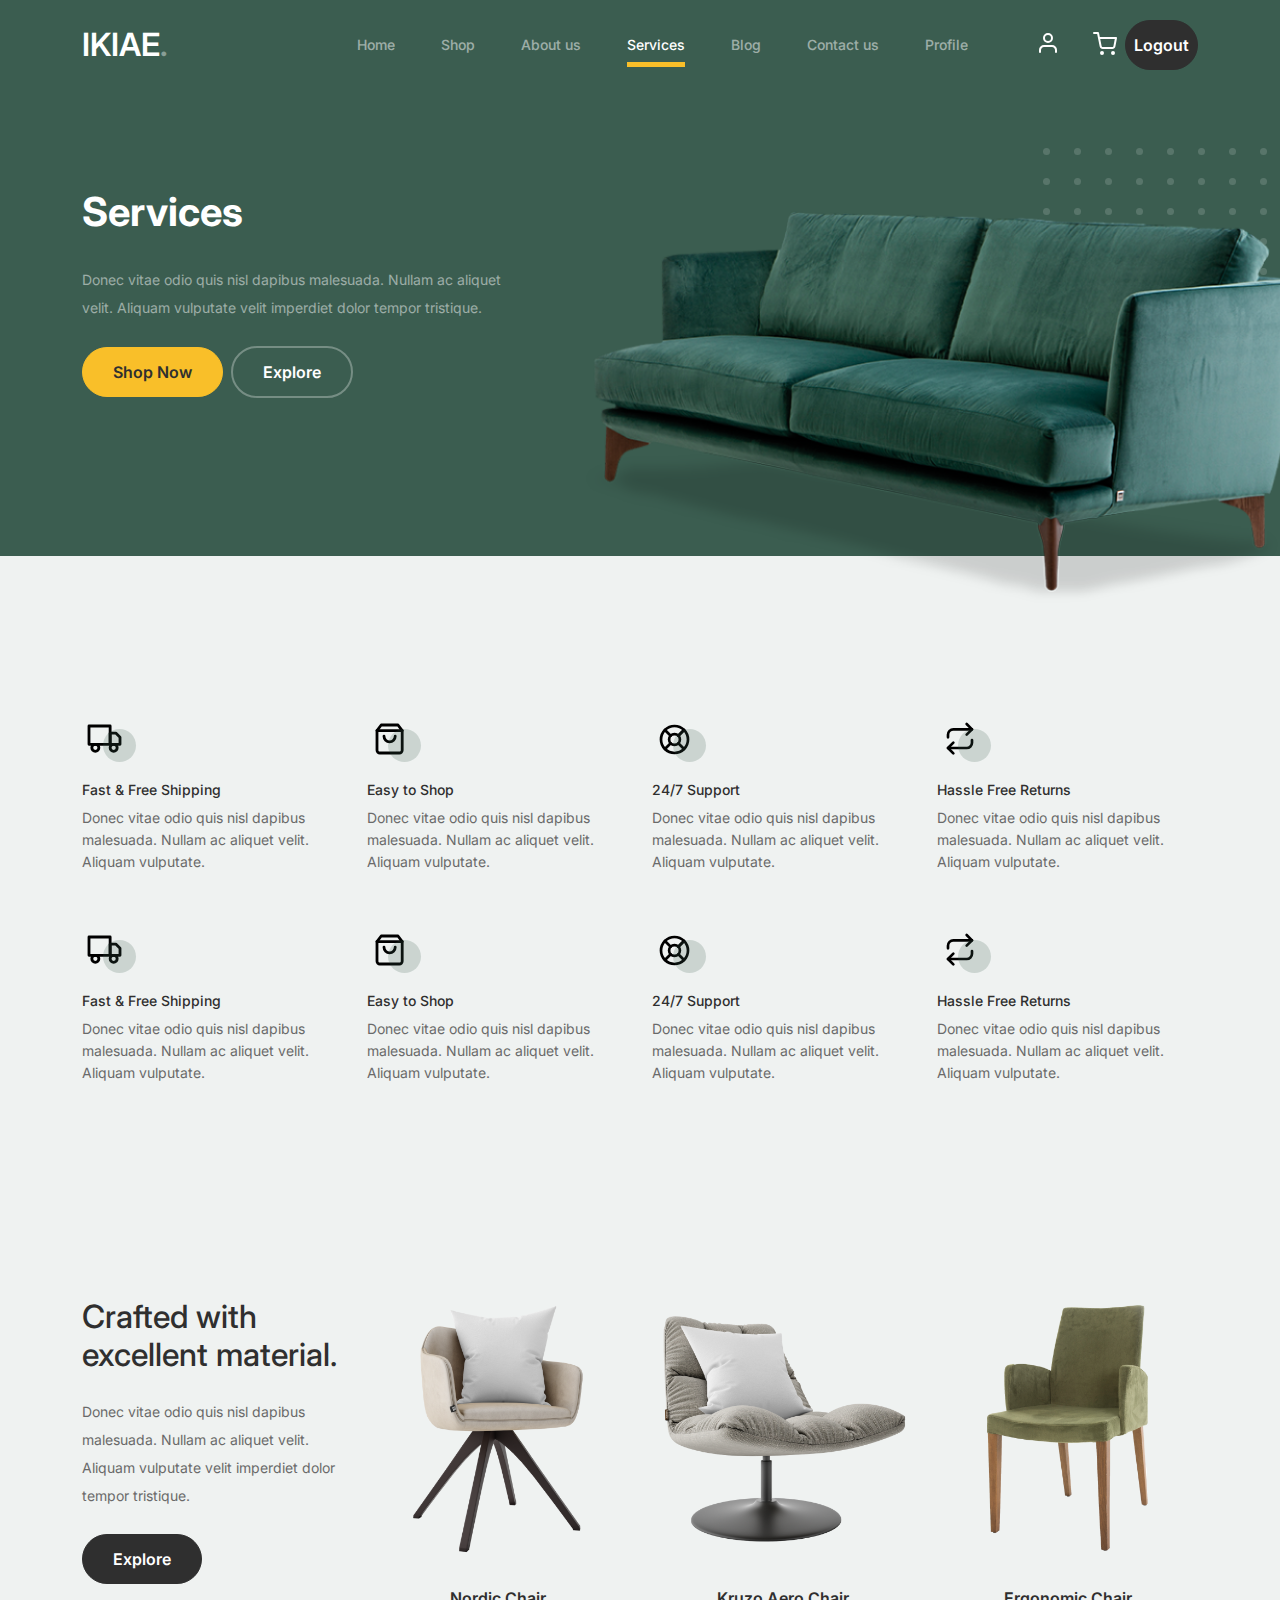
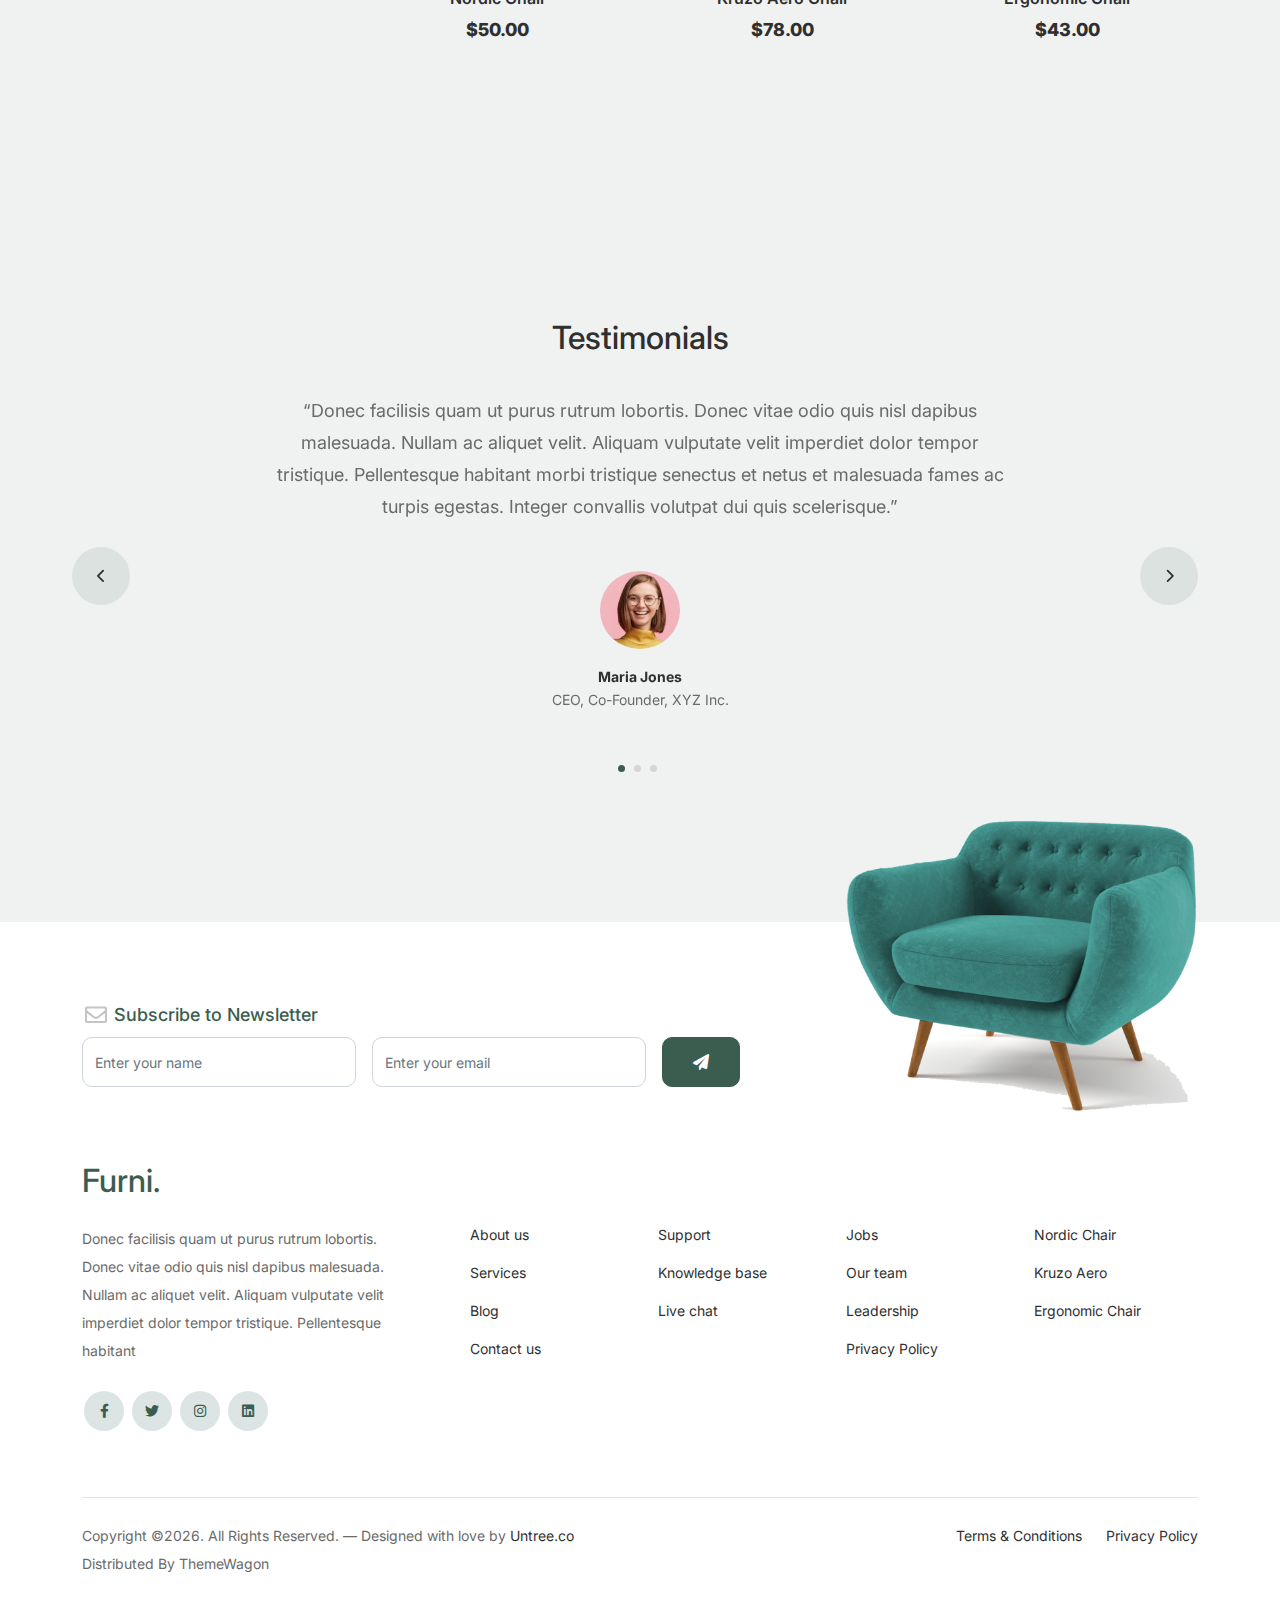
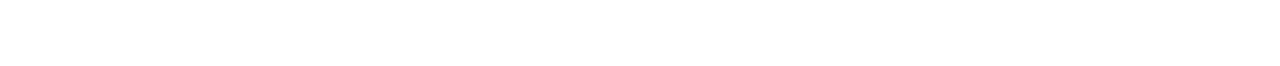
<file: services.html>
<!-- /*
* Bootstrap 5
* Template Name: Furni
* Template Author: Untree.co
* Template URI: https://untree.co/
* License: https://creativecommons.org/licenses/by/3.0/
*/ -->
<!doctype html>
<html lang="en">
<head>
  <meta charset="utf-8">
  <meta name="viewport" content="width=device-width, initial-scale=1, shrink-to-fit=no">
  <meta name="author" content="Untree.co">
  <link rel="shortcut icon" href="favicon.png">

  <meta name="description" content="" />
  <meta name="keywords" content="bootstrap, bootstrap4" />

		<!-- Bootstrap CSS -->
		<link href="css/bootstrap.min.css" rel="stylesheet">
		<link href="https://cdnjs.cloudflare.com/ajax/libs/font-awesome/6.0.0-beta3/css/all.min.css" rel="stylesheet">
		<link href="css/tiny-slider.css" rel="stylesheet">
		<link href="css/style.css" rel="stylesheet">
		<title>Furni Free Bootstrap 5 Template for Furniture and Interior Design Websites by Untree.co </title>
	</head>

	<body>

		<!-- Start Header/Navigation -->
		<nav class="custom-navbar navbar navbar navbar-expand-md navbar-dark bg-dark" arial-label="Furni navigation bar">

			<div class="container">
				<a class="navbar-brand" href="index.html">IKIAE<span>.</span></a>

				<button class="navbar-toggler" type="button" data-bs-toggle="collapse" data-bs-target="#navbarsFurni" aria-controls="navbarsFurni" aria-expanded="false" aria-label="Toggle navigation">
					<span class="navbar-toggler-icon"></span>
				</button>

				<div class="collapse navbar-collapse" id="navbarsFurni">
					<ul class="custom-navbar-nav navbar-nav ms-auto mb-2 mb-md-0">
						<li class="nav-item">
							<a class="nav-link" href="index.html">Home</a>
						</li>
						<li><a class="nav-link" href="shop.html">Shop</a></li>
						<li><a class="nav-link" href="about.html">About us</a></li>
						<li class="active"><a class="nav-link" href="services.html">Services</a></li>
						<li><a class="nav-link" href="blog.html">Blog</a></li>
						<li><a class="nav-link" href="contact.html">Contact us</a></li>
						<li><a class="nav-link" href="profile.html">Profile</a></li>
					</ul>

					<ul class="custom-navbar-cta navbar-nav mb-2 mb-md-0 ms-5">
						<li><a class="nav-link" href="login.html"><img src="images/user.svg"></a></li>
						<li><a class="nav-link" href="cart.html"><img src="images/cart.svg"></a></li>
						<li><a class="nav-link btn btn-danger text-white" href="logout.html">Logout</a></li>
					</ul>
				</div>
			</div>
				
		</nav>
		<!-- End Header/Navigation -->

		<!-- Start Hero Section -->
			<div class="hero">
				<div class="container">
					<div class="row justify-content-between">
						<div class="col-lg-5">
							<div class="intro-excerpt">
								<h1>Services</h1>
								<p class="mb-4">Donec vitae odio quis nisl dapibus malesuada. Nullam ac aliquet velit. Aliquam vulputate velit imperdiet dolor tempor tristique.</p>
								<p><a href="" class="btn btn-secondary me-2">Shop Now</a><a href="#" class="btn btn-white-outline">Explore</a></p>
							</div>
						</div>
						<div class="col-lg-7">
							<div class="hero-img-wrap">
								<img src="images/couch.png" class="img-fluid">
							</div>
						</div>
					</div>
				</div>
			</div>
		<!-- End Hero Section -->

		

		<!-- Start Why Choose Us Section -->
		<div class="why-choose-section">
			<div class="container">
				
				
				<div class="row my-5">
					<div class="col-6 col-md-6 col-lg-3 mb-4">
						<div class="feature">
							<div class="icon">
								<img src="images/truck.svg" alt="Image" class="imf-fluid">
							</div>
							<h3>Fast &amp; Free Shipping</h3>
							<p>Donec vitae odio quis nisl dapibus malesuada. Nullam ac aliquet velit. Aliquam vulputate.</p>
						</div>
					</div>

					<div class="col-6 col-md-6 col-lg-3 mb-4">
						<div class="feature">
							<div class="icon">
								<img src="images/bag.svg" alt="Image" class="imf-fluid">
							</div>
							<h3>Easy to Shop</h3>
							<p>Donec vitae odio quis nisl dapibus malesuada. Nullam ac aliquet velit. Aliquam vulputate.</p>
						</div>
					</div>

					<div class="col-6 col-md-6 col-lg-3 mb-4">
						<div class="feature">
							<div class="icon">
								<img src="images/support.svg" alt="Image" class="imf-fluid">
							</div>
							<h3>24/7 Support</h3>
							<p>Donec vitae odio quis nisl dapibus malesuada. Nullam ac aliquet velit. Aliquam vulputate.</p>
						</div>
					</div>

					<div class="col-6 col-md-6 col-lg-3 mb-4">
						<div class="feature">
							<div class="icon">
								<img src="images/return.svg" alt="Image" class="imf-fluid">
							</div>
							<h3>Hassle Free Returns</h3>
							<p>Donec vitae odio quis nisl dapibus malesuada. Nullam ac aliquet velit. Aliquam vulputate.</p>
						</div>
					</div>

					<div class="col-6 col-md-6 col-lg-3 mb-4">
						<div class="feature">
							<div class="icon">
								<img src="images/truck.svg" alt="Image" class="imf-fluid">
							</div>
							<h3>Fast &amp; Free Shipping</h3>
							<p>Donec vitae odio quis nisl dapibus malesuada. Nullam ac aliquet velit. Aliquam vulputate.</p>
						</div>
					</div>

					<div class="col-6 col-md-6 col-lg-3 mb-4">
						<div class="feature">
							<div class="icon">
								<img src="images/bag.svg" alt="Image" class="imf-fluid">
							</div>
							<h3>Easy to Shop</h3>
							<p>Donec vitae odio quis nisl dapibus malesuada. Nullam ac aliquet velit. Aliquam vulputate.</p>
						</div>
					</div>

					<div class="col-6 col-md-6 col-lg-3 mb-4">
						<div class="feature">
							<div class="icon">
								<img src="images/support.svg" alt="Image" class="imf-fluid">
							</div>
							<h3>24/7 Support</h3>
							<p>Donec vitae odio quis nisl dapibus malesuada. Nullam ac aliquet velit. Aliquam vulputate.</p>
						</div>
					</div>

					<div class="col-6 col-md-6 col-lg-3 mb-4">
						<div class="feature">
							<div class="icon">
								<img src="images/return.svg" alt="Image" class="imf-fluid">
							</div>
							<h3>Hassle Free Returns</h3>
							<p>Donec vitae odio quis nisl dapibus malesuada. Nullam ac aliquet velit. Aliquam vulputate.</p>
						</div>
					</div>

				</div>
			
			</div>
		</div>
		<!-- End Why Choose Us Section -->

		<!-- Start Product Section -->
		<div class="product-section pt-0">
			<div class="container">
				<div class="row">

					<!-- Start Column 1 -->
					<div class="col-md-12 col-lg-3 mb-5 mb-lg-0">
						<h2 class="mb-4 section-title">Crafted with excellent material.</h2>
						<p class="mb-4">Donec vitae odio quis nisl dapibus malesuada. Nullam ac aliquet velit. Aliquam vulputate velit imperdiet dolor tempor tristique. </p>
						<p><a href="#" class="btn">Explore</a></p>
					</div> 
					<!-- End Column 1 -->

					<!-- Start Column 2 -->
					<div class="col-12 col-md-4 col-lg-3 mb-5 mb-md-0">
						<a class="product-item" href="#">
							<img src="images/product-1.png" class="img-fluid product-thumbnail">
							<h3 class="product-title">Nordic Chair</h3>
							<strong class="product-price">$50.00</strong>

							<span class="icon-cross">
								<img src="images/cross.svg" class="img-fluid">
							</span>
						</a>
					</div> 
					<!-- End Column 2 -->

					<!-- Start Column 3 -->
					<div class="col-12 col-md-4 col-lg-3 mb-5 mb-md-0">
						<a class="product-item" href="#">
							<img src="images/product-2.png" class="img-fluid product-thumbnail">
							<h3 class="product-title">Kruzo Aero Chair</h3>
							<strong class="product-price">$78.00</strong>

							<span class="icon-cross">
								<img src="images/cross.svg" class="img-fluid">
							</span>
						</a>
					</div>
					<!-- End Column 3 -->

					<!-- Start Column 4 -->
					<div class="col-12 col-md-4 col-lg-3 mb-5 mb-md-0">
						<a class="product-item" href="#">
							<img src="images/product-3.png" class="img-fluid product-thumbnail">
							<h3 class="product-title">Ergonomic Chair</h3>
							<strong class="product-price">$43.00</strong>

							<span class="icon-cross">
								<img src="images/cross.svg" class="img-fluid">
							</span>
						</a>
					</div>
					<!-- End Column 4 -->

				</div>
			</div>
		</div>
		<!-- End Product Section -->

		

		<!-- Start Testimonial Slider -->
		<div class="testimonial-section before-footer-section">
			<div class="container">
				<div class="row">
					<div class="col-lg-7 mx-auto text-center">
						<h2 class="section-title">Testimonials</h2>
					</div>
				</div>

				<div class="row justify-content-center">
					<div class="col-lg-12">
						<div class="testimonial-slider-wrap text-center">

							<div id="testimonial-nav">
								<span class="prev" data-controls="prev"><span class="fa fa-chevron-left"></span></span>
								<span class="next" data-controls="next"><span class="fa fa-chevron-right"></span></span>
							</div>

							<div class="testimonial-slider">
								
								<div class="item">
									<div class="row justify-content-center">
										<div class="col-lg-8 mx-auto">

											<div class="testimonial-block text-center">
												<blockquote class="mb-5">
													<p>&ldquo;Donec facilisis quam ut purus rutrum lobortis. Donec vitae odio quis nisl dapibus malesuada. Nullam ac aliquet velit. Aliquam vulputate velit imperdiet dolor tempor tristique. Pellentesque habitant morbi tristique senectus et netus et malesuada fames ac turpis egestas. Integer convallis volutpat dui quis scelerisque.&rdquo;</p>
												</blockquote>

												<div class="author-info">
													<div class="author-pic">
														<img src="images/person-1.png" alt="Maria Jones" class="img-fluid">
													</div>
													<h3 class="font-weight-bold">Maria Jones</h3>
													<span class="position d-block mb-3">CEO, Co-Founder, XYZ Inc.</span>
												</div>
											</div>

										</div>
									</div>
								</div> 
								<!-- END item -->

								<div class="item">
									<div class="row justify-content-center">
										<div class="col-lg-8 mx-auto">

											<div class="testimonial-block text-center">
												<blockquote class="mb-5">
													<p>&ldquo;Donec facilisis quam ut purus rutrum lobortis. Donec vitae odio quis nisl dapibus malesuada. Nullam ac aliquet velit. Aliquam vulputate velit imperdiet dolor tempor tristique. Pellentesque habitant morbi tristique senectus et netus et malesuada fames ac turpis egestas. Integer convallis volutpat dui quis scelerisque.&rdquo;</p>
												</blockquote>

												<div class="author-info">
													<div class="author-pic">
														<img src="images/person-1.png" alt="Maria Jones" class="img-fluid">
													</div>
													<h3 class="font-weight-bold">Maria Jones</h3>
													<span class="position d-block mb-3">CEO, Co-Founder, XYZ Inc.</span>
												</div>
											</div>

										</div>
									</div>
								</div> 
								<!-- END item -->

								<div class="item">
									<div class="row justify-content-center">
										<div class="col-lg-8 mx-auto">

											<div class="testimonial-block text-center">
												<blockquote class="mb-5">
													<p>&ldquo;Donec facilisis quam ut purus rutrum lobortis. Donec vitae odio quis nisl dapibus malesuada. Nullam ac aliquet velit. Aliquam vulputate velit imperdiet dolor tempor tristique. Pellentesque habitant morbi tristique senectus et netus et malesuada fames ac turpis egestas. Integer convallis volutpat dui quis scelerisque.&rdquo;</p>
												</blockquote>

												<div class="author-info">
													<div class="author-pic">
														<img src="images/person-1.png" alt="Maria Jones" class="img-fluid">
													</div>
													<h3 class="font-weight-bold">Maria Jones</h3>
													<span class="position d-block mb-3">CEO, Co-Founder, XYZ Inc.</span>
												</div>
											</div>

										</div>
									</div>
								</div> 
								<!-- END item -->

							</div>

						</div>
					</div>
				</div>
			</div>
		</div>
		<!-- End Testimonial Slider -->

		

		<!-- Start Footer Section -->
		<footer class="footer-section">
			<div class="container relative">

				<div class="sofa-img">
					<img src="images/sofa.png" alt="Image" class="img-fluid">
				</div>

				<div class="row">
					<div class="col-lg-8">
						<div class="subscription-form">
							<h3 class="d-flex align-items-center"><span class="me-1"><img src="images/envelope-outline.svg" alt="Image" class="img-fluid"></span><span>Subscribe to Newsletter</span></h3>

							<form action="#" class="row g-3">
								<div class="col-auto">
									<input type="text" class="form-control" placeholder="Enter your name">
								</div>
								<div class="col-auto">
									<input type="email" class="form-control" placeholder="Enter your email">
								</div>
								<div class="col-auto">
									<button class="btn btn-primary">
										<span class="fa fa-paper-plane"></span>
									</button>
								</div>
							</form>

						</div>
					</div>
				</div>

				<div class="row g-5 mb-5">
					<div class="col-lg-4">
						<div class="mb-4 footer-logo-wrap"><a href="#" class="footer-logo">Furni<span>.</span></a></div>
						<p class="mb-4">Donec facilisis quam ut purus rutrum lobortis. Donec vitae odio quis nisl dapibus malesuada. Nullam ac aliquet velit. Aliquam vulputate velit imperdiet dolor tempor tristique. Pellentesque habitant</p>

						<ul class="list-unstyled custom-social">
							<li><a href="#"><span class="fa fa-brands fa-facebook-f"></span></a></li>
							<li><a href="#"><span class="fa fa-brands fa-twitter"></span></a></li>
							<li><a href="#"><span class="fa fa-brands fa-instagram"></span></a></li>
							<li><a href="#"><span class="fa fa-brands fa-linkedin"></span></a></li>
						</ul>
					</div>

					<div class="col-lg-8">
						<div class="row links-wrap">
							<div class="col-6 col-sm-6 col-md-3">
								<ul class="list-unstyled">
									<li><a href="#">About us</a></li>
									<li><a href="#">Services</a></li>
									<li><a href="#">Blog</a></li>
									<li><a href="#">Contact us</a></li>
								</ul>
							</div>

							<div class="col-6 col-sm-6 col-md-3">
								<ul class="list-unstyled">
									<li><a href="#">Support</a></li>
									<li><a href="#">Knowledge base</a></li>
									<li><a href="#">Live chat</a></li>
								</ul>
							</div>

							<div class="col-6 col-sm-6 col-md-3">
								<ul class="list-unstyled">
									<li><a href="#">Jobs</a></li>
									<li><a href="#">Our team</a></li>
									<li><a href="#">Leadership</a></li>
									<li><a href="#">Privacy Policy</a></li>
								</ul>
							</div>

							<div class="col-6 col-sm-6 col-md-3">
								<ul class="list-unstyled">
									<li><a href="#">Nordic Chair</a></li>
									<li><a href="#">Kruzo Aero</a></li>
									<li><a href="#">Ergonomic Chair</a></li>
								</ul>
							</div>
						</div>
					</div>

				</div>

				<div class="border-top copyright">
					<div class="row pt-4">
						<div class="col-lg-6">
							<p class="mb-2 text-center text-lg-start">Copyright &copy;<script>document.write(new Date().getFullYear());</script>. All Rights Reserved. &mdash; Designed with love by <a href="https://untree.co">Untree.co</a> Distributed By <a hreff="https://themewagon.com">ThemeWagon</a> <!-- License information: https://untree.co/license/ -->
            </p>
						</div>

						<div class="col-lg-6 text-center text-lg-end">
							<ul class="list-unstyled d-inline-flex ms-auto">
								<li class="me-4"><a href="#">Terms &amp; Conditions</a></li>
								<li><a href="#">Privacy Policy</a></li>
							</ul>
						</div>

					</div>
				</div>

			</div>
		</footer>
		<!-- End Footer Section -->	


		<script src="js/bootstrap.bundle.min.js"></script>
		<script src="js/tiny-slider.js"></script>
		<script src="js/custom.js"></script>
	</body>

</html>
</file>
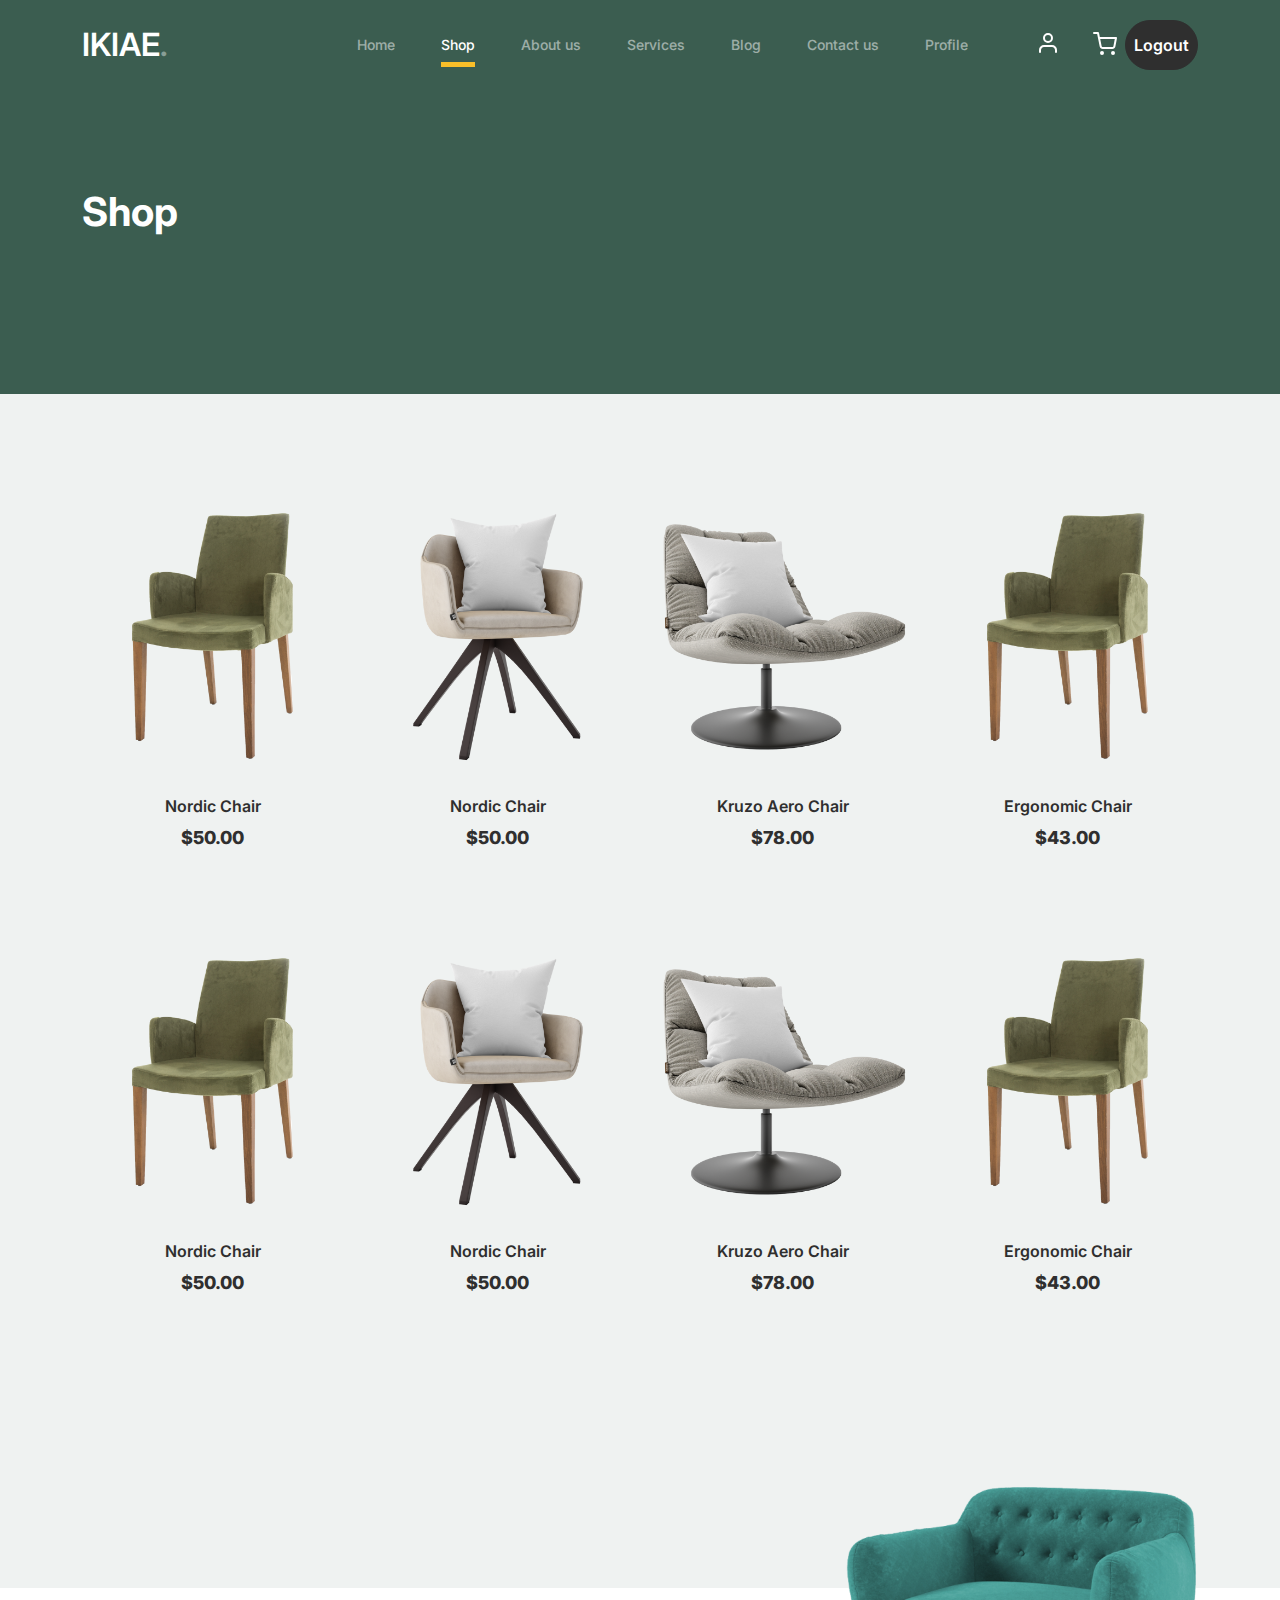
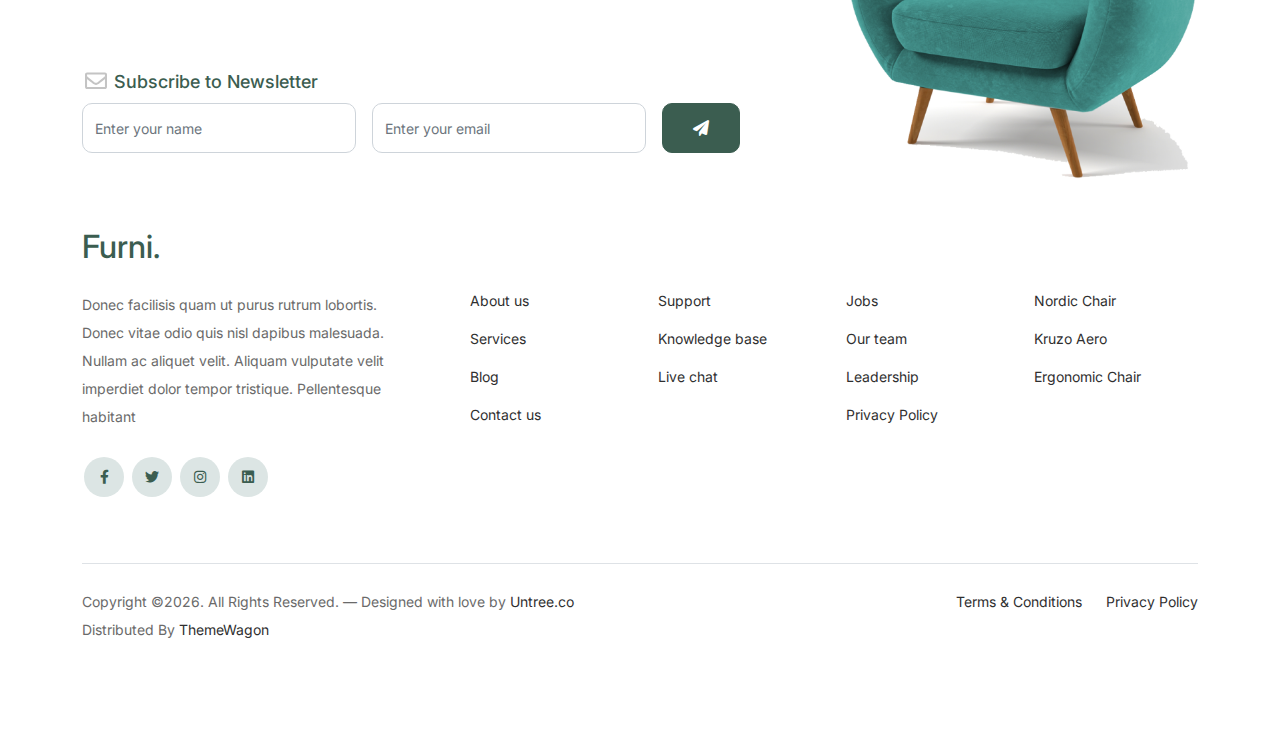
<file: shop.html>
<!-- /*
* Bootstrap 5
* Template Name: Furni
* Template Author: Untree.co
* Template URI: https://untree.co/
* License: https://creativecommons.org/licenses/by/3.0/
*/ -->
<!doctype html>
<html lang="en">
<head>
  <meta charset="utf-8">
  <meta name="viewport" content="width=device-width, initial-scale=1, shrink-to-fit=no">
  <meta name="author" content="Untree.co">
  <link rel="shortcut icon" href="favicon.png">

  <meta name="description" content="" />
  <meta name="keywords" content="bootstrap, bootstrap4" />

		<!-- Bootstrap CSS -->
		<link href="css/bootstrap.min.css" rel="stylesheet">
		<link href="https://cdnjs.cloudflare.com/ajax/libs/font-awesome/6.0.0-beta3/css/all.min.css" rel="stylesheet">
		<link href="css/tiny-slider.css" rel="stylesheet">
		<link href="css/style.css" rel="stylesheet">
		<title>Furni Free Bootstrap 5 Template for Furniture and Interior Design Websites by Untree.co </title>
	</head>

	<body>

		<!-- Start Header/Navigation -->
		<nav class="custom-navbar navbar navbar navbar-expand-md navbar-dark bg-dark" arial-label="Furni navigation bar">

			<div class="container">
				<a class="navbar-brand" href="index.html">IKIAE<span>.</span></a>

				<button class="navbar-toggler" type="button" data-bs-toggle="collapse" data-bs-target="#navbarsFurni" aria-controls="navbarsFurni" aria-expanded="false" aria-label="Toggle navigation">
					<span class="navbar-toggler-icon"></span>
				</button>

				<div class="collapse navbar-collapse" id="navbarsFurni">
					<ul class="custom-navbar-nav navbar-nav ms-auto mb-2 mb-md-0">
						<li class="nav-item ">
							<a class="nav-link" href="index.html">Home</a>
						</li>
						<li class="active"><a class="nav-link" href="shop.html">Shop</a></li>
						<li><a class="nav-link" href="about.html">About us</a></li>
						<li><a class="nav-link" href="services.html">Services</a></li>
						<li><a class="nav-link" href="blog.html">Blog</a></li>
						<li><a class="nav-link" href="contact.html">Contact us</a></li>
						<li><a class="nav-link" href="profile.html">Profile</a></li>
					</ul>

					<ul class="custom-navbar-cta navbar-nav mb-2 mb-md-0 ms-5">
						<li><a class="nav-link" href="login.html"><img src="images/user.svg"></a></li>
						<li><a class="nav-link" href="cart.html"><img src="images/cart.svg"></a></li>
						<li><a class="nav-link btn btn-danger text-white" href="logout.html">Logout</a></li>
					</ul>
				</div>
			</div>
				
		</nav>
		<!-- End Header/Navigation -->

		<!-- Start Hero Section -->
			<div class="hero">
				<div class="container">
					<div class="row justify-content-between">
						<div class="col-lg-5">
							<div class="intro-excerpt">
								<h1>Shop</h1>
							</div>
						</div>
						<div class="col-lg-7">
							
						</div>
					</div>
				</div>
			</div>
		<!-- End Hero Section -->

		

		<div class="untree_co-section product-section before-footer-section">
		    <div class="container">
		      	<div class="row">

		      		<!-- Start Column 1 -->
					<div class="col-12 col-md-4 col-lg-3 mb-5">
						<a class="product-item" href="#">
							<img src="images/product-3.png" class="img-fluid product-thumbnail">
							<h3 class="product-title">Nordic Chair</h3>
							<strong class="product-price">$50.00</strong>

							<span class="icon-cross">
								<img src="images/cross.svg" class="img-fluid">
							</span>
						</a>
					</div> 
					<!-- End Column 1 -->
						
					<!-- Start Column 2 -->
					<div class="col-12 col-md-4 col-lg-3 mb-5">
						<a class="product-item" href="#">
							<img src="images/product-1.png" class="img-fluid product-thumbnail">
							<h3 class="product-title">Nordic Chair</h3>
							<strong class="product-price">$50.00</strong>

							<span class="icon-cross">
								<img src="images/cross.svg" class="img-fluid">
							</span>
						</a>
					</div> 
					<!-- End Column 2 -->

					<!-- Start Column 3 -->
					<div class="col-12 col-md-4 col-lg-3 mb-5">
						<a class="product-item" href="#">
							<img src="images/product-2.png" class="img-fluid product-thumbnail">
							<h3 class="product-title">Kruzo Aero Chair</h3>
							<strong class="product-price">$78.00</strong>

							<span class="icon-cross">
								<img src="images/cross.svg" class="img-fluid">
							</span>
						</a>
					</div>
					<!-- End Column 3 -->

					<!-- Start Column 4 -->
					<div class="col-12 col-md-4 col-lg-3 mb-5">
						<a class="product-item" href="#">
							<img src="images/product-3.png" class="img-fluid product-thumbnail">
							<h3 class="product-title">Ergonomic Chair</h3>
							<strong class="product-price">$43.00</strong>

							<span class="icon-cross">
								<img src="images/cross.svg" class="img-fluid">
							</span>
						</a>
					</div>
					<!-- End Column 4 -->


					<!-- Start Column 1 -->
					<div class="col-12 col-md-4 col-lg-3 mb-5">
						<a class="product-item" href="#">
							<img src="images/product-3.png" class="img-fluid product-thumbnail">
							<h3 class="product-title">Nordic Chair</h3>
							<strong class="product-price">$50.00</strong>

							<span class="icon-cross">
								<img src="images/cross.svg" class="img-fluid">
							</span>
						</a>
					</div> 
					<!-- End Column 1 -->
						
					<!-- Start Column 2 -->
					<div class="col-12 col-md-4 col-lg-3 mb-5">
						<a class="product-item" href="#">
							<img src="images/product-1.png" class="img-fluid product-thumbnail">
							<h3 class="product-title">Nordic Chair</h3>
							<strong class="product-price">$50.00</strong>

							<span class="icon-cross">
								<img src="images/cross.svg" class="img-fluid">
							</span>
						</a>
					</div> 
					<!-- End Column 2 -->

					<!-- Start Column 3 -->
					<div class="col-12 col-md-4 col-lg-3 mb-5">
						<a class="product-item" href="#">
							<img src="images/product-2.png" class="img-fluid product-thumbnail">
							<h3 class="product-title">Kruzo Aero Chair</h3>
							<strong class="product-price">$78.00</strong>

							<span class="icon-cross">
								<img src="images/cross.svg" class="img-fluid">
							</span>
						</a>
					</div>
					<!-- End Column 3 -->

					<!-- Start Column 4 -->
					<div class="col-12 col-md-4 col-lg-3 mb-5">
						<a class="product-item" href="#">
							<img src="images/product-3.png" class="img-fluid product-thumbnail">
							<h3 class="product-title">Ergonomic Chair</h3>
							<strong class="product-price">$43.00</strong>

							<span class="icon-cross">
								<img src="images/cross.svg" class="img-fluid">
							</span>
						</a>
					</div>
					<!-- End Column 4 -->

		      	</div>
		    </div>
		</div>


		<!-- Start Footer Section -->
		<footer class="footer-section">
			<div class="container relative">

				<div class="sofa-img">
					<img src="images/sofa.png" alt="Image" class="img-fluid">
				</div>

				<div class="row">
					<div class="col-lg-8">
						<div class="subscription-form">
							<h3 class="d-flex align-items-center"><span class="me-1"><img src="images/envelope-outline.svg" alt="Image" class="img-fluid"></span><span>Subscribe to Newsletter</span></h3>

							<form action="#" class="row g-3">
								<div class="col-auto">
									<input type="text" class="form-control" placeholder="Enter your name">
								</div>
								<div class="col-auto">
									<input type="email" class="form-control" placeholder="Enter your email">
								</div>
								<div class="col-auto">
									<button class="btn btn-primary">
										<span class="fa fa-paper-plane"></span>
									</button>
								</div>
							</form>

						</div>
					</div>
				</div>

				<div class="row g-5 mb-5">
					<div class="col-lg-4">
						<div class="mb-4 footer-logo-wrap"><a href="#" class="footer-logo">Furni<span>.</span></a></div>
						<p class="mb-4">Donec facilisis quam ut purus rutrum lobortis. Donec vitae odio quis nisl dapibus malesuada. Nullam ac aliquet velit. Aliquam vulputate velit imperdiet dolor tempor tristique. Pellentesque habitant</p>

						<ul class="list-unstyled custom-social">
							<li><a href="#"><span class="fa fa-brands fa-facebook-f"></span></a></li>
							<li><a href="#"><span class="fa fa-brands fa-twitter"></span></a></li>
							<li><a href="#"><span class="fa fa-brands fa-instagram"></span></a></li>
							<li><a href="#"><span class="fa fa-brands fa-linkedin"></span></a></li>
						</ul>
					</div>

					<div class="col-lg-8">
						<div class="row links-wrap">
							<div class="col-6 col-sm-6 col-md-3">
								<ul class="list-unstyled">
									<li><a href="#">About us</a></li>
									<li><a href="#">Services</a></li>
									<li><a href="#">Blog</a></li>
									<li><a href="#">Contact us</a></li>
								</ul>
							</div>

							<div class="col-6 col-sm-6 col-md-3">
								<ul class="list-unstyled">
									<li><a href="#">Support</a></li>
									<li><a href="#">Knowledge base</a></li>
									<li><a href="#">Live chat</a></li>
								</ul>
							</div>

							<div class="col-6 col-sm-6 col-md-3">
								<ul class="list-unstyled">
									<li><a href="#">Jobs</a></li>
									<li><a href="#">Our team</a></li>
									<li><a href="#">Leadership</a></li>
									<li><a href="#">Privacy Policy</a></li>
								</ul>
							</div>

							<div class="col-6 col-sm-6 col-md-3">
								<ul class="list-unstyled">
									<li><a href="#">Nordic Chair</a></li>
									<li><a href="#">Kruzo Aero</a></li>
									<li><a href="#">Ergonomic Chair</a></li>
								</ul>
							</div>
						</div>
					</div>

				</div>

				<div class="border-top copyright">
					<div class="row pt-4">
						<div class="col-lg-6">
							<p class="mb-2 text-center text-lg-start">Copyright &copy;<script>document.write(new Date().getFullYear());</script>. All Rights Reserved. &mdash; Designed with love by <a href="https://untree.co">Untree.co</a>  Distributed By <a href="https://themewagon.com">ThemeWagon</a> <!-- License information: https://untree.co/license/ -->
            </p>
						</div>

						<div class="col-lg-6 text-center text-lg-end">
							<ul class="list-unstyled d-inline-flex ms-auto">
								<li class="me-4"><a href="#">Terms &amp; Conditions</a></li>
								<li><a href="#">Privacy Policy</a></li>
							</ul>
						</div>

					</div>
				</div>

			</div>
		</footer>
		<!-- End Footer Section -->	


		<script src="js/bootstrap.bundle.min.js"></script>
		<script src="js/tiny-slider.js"></script>
		<script src="js/custom.js"></script>
	</body>

</html>
</file>
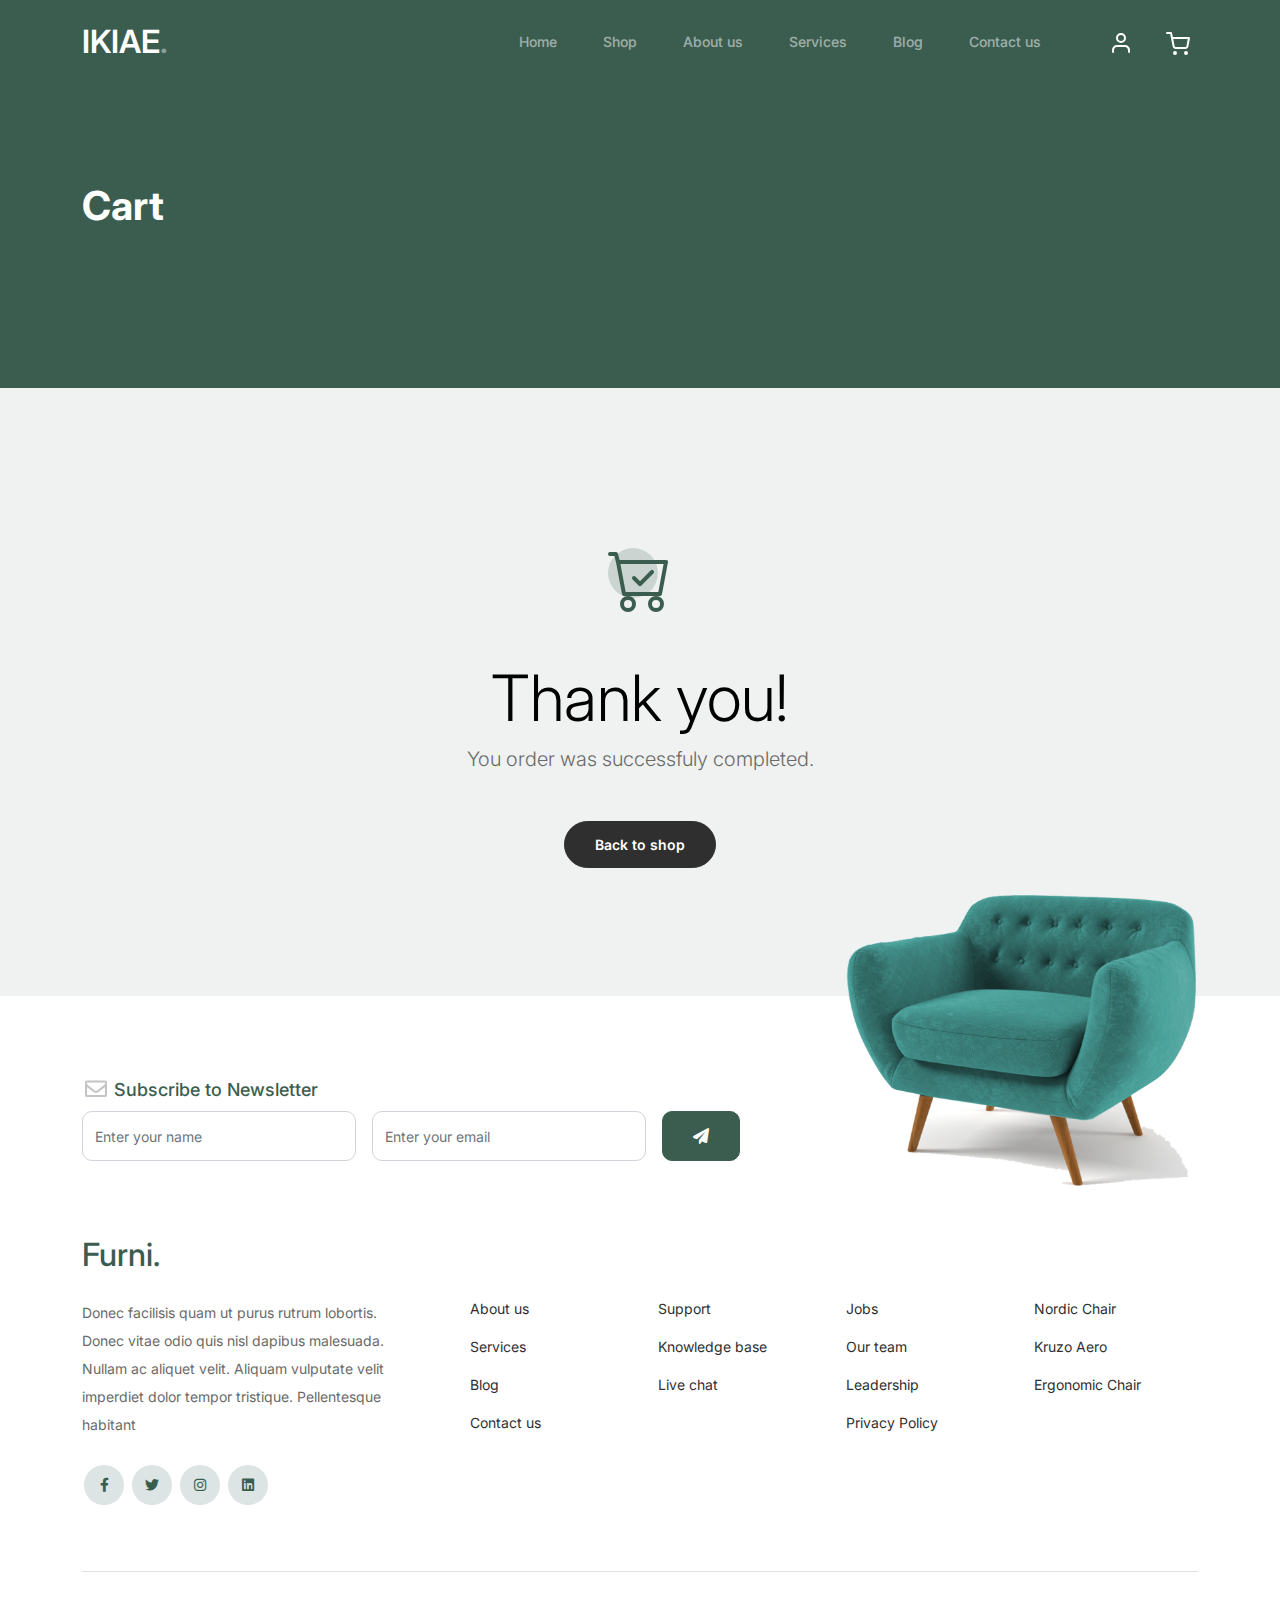
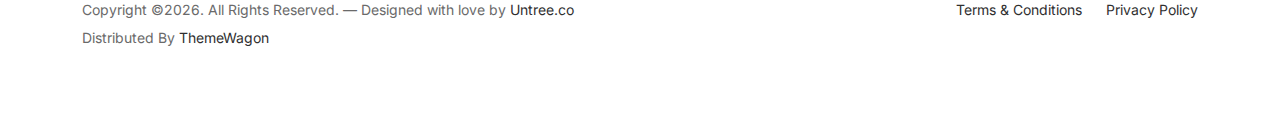
<file: thankyou.html>
<!-- /*
* Bootstrap 5
* Template Name: Furni
* Template Author: Untree.co
* Template URI: https://untree.co/
* License: https://creativecommons.org/licenses/by/3.0/
*/ -->
<!doctype html>
<html lang="en">
<head>
  <meta charset="utf-8">
  <meta name="viewport" content="width=device-width, initial-scale=1, shrink-to-fit=no">
  <meta name="author" content="Untree.co">
  <link rel="shortcut icon" href="favicon.png">

  <meta name="description" content="" />
  <meta name="keywords" content="bootstrap, bootstrap4" />

		<!-- Bootstrap CSS -->
		<link href="css/bootstrap.min.css" rel="stylesheet">
		<link href="https://cdnjs.cloudflare.com/ajax/libs/font-awesome/6.0.0-beta3/css/all.min.css" rel="stylesheet">
		<link href="css/tiny-slider.css" rel="stylesheet">
		<link href="css/style.css" rel="stylesheet">
		<title>Furni Free Bootstrap 5 Template for Furniture and Interior Design Websites by Untree.co </title>
	</head>

	<body>

		<!-- Start Header/Navigation -->
		<nav class="custom-navbar navbar navbar navbar-expand-md navbar-dark bg-dark" arial-label="Furni navigation bar">

			<div class="container">
				<a class="navbar-brand" href="index.html">IKIAE<span>.</span></a>

				<button class="navbar-toggler" type="button" data-bs-toggle="collapse" data-bs-target="#navbarsFurni" aria-controls="navbarsFurni" aria-expanded="false" aria-label="Toggle navigation">
					<span class="navbar-toggler-icon"></span>
				</button>

				<div class="collapse navbar-collapse" id="navbarsFurni">
					<ul class="custom-navbar-nav navbar-nav ms-auto mb-2 mb-md-0">
						<li class="nav-item ">
							<a class="nav-link" href="index.html">Home</a>
						</li>
						<li><a class="nav-link" href="shop.html">Shop</a></li>
						<li><a class="nav-link" href="about.html">About us</a></li>
						<li><a class="nav-link" href="services.html">Services</a></li>
						<li><a class="nav-link" href="blog.html">Blog</a></li>
						<li><a class="nav-link" href="contact.html">Contact us</a></li>
					</ul>

					<ul class="custom-navbar-cta navbar-nav mb-2 mb-md-0 ms-5">
						<li><a class="nav-link" href="#"><img src="images/user.svg"></a></li>
						<li><a class="nav-link" href="cart.html"><img src="images/cart.svg"></a></li>
					</ul>
				</div>
			</div>
				
		</nav>
		<!-- End Header/Navigation -->

		<!-- Start Hero Section -->
			<div class="hero">
				<div class="container">
					<div class="row justify-content-between">
						<div class="col-lg-5">
							<div class="intro-excerpt">
								<h1>Cart</h1>
							</div>
						</div>
						<div class="col-lg-7">
							
						</div>
					</div>
				</div>
			</div>
		<!-- End Hero Section -->

		

		<div class="untree_co-section">
    <div class="container">
      <div class="row">
        <div class="col-md-12 text-center pt-5">
          <span class="display-3 thankyou-icon text-primary">
            <svg width="1em" height="1em" viewBox="0 0 16 16" class="bi bi-cart-check mb-5" fill="currentColor" xmlns="http://www.w3.org/2000/svg">
              <path fill-rule="evenodd" d="M11.354 5.646a.5.5 0 0 1 0 .708l-3 3a.5.5 0 0 1-.708 0l-1.5-1.5a.5.5 0 1 1 .708-.708L8 8.293l2.646-2.647a.5.5 0 0 1 .708 0z"/>
              <path fill-rule="evenodd" d="M0 1.5A.5.5 0 0 1 .5 1H2a.5.5 0 0 1 .485.379L2.89 3H14.5a.5.5 0 0 1 .491.592l-1.5 8A.5.5 0 0 1 13 12H4a.5.5 0 0 1-.491-.408L2.01 3.607 1.61 2H.5a.5.5 0 0 1-.5-.5zM3.102 4l1.313 7h8.17l1.313-7H3.102zM5 12a2 2 0 1 0 0 4 2 2 0 0 0 0-4zm7 0a2 2 0 1 0 0 4 2 2 0 0 0 0-4zm-7 1a1 1 0 1 0 0 2 1 1 0 0 0 0-2zm7 0a1 1 0 1 0 0 2 1 1 0 0 0 0-2z"/>
            </svg>
          </span>
          <h2 class="display-3 text-black">Thank you!</h2>
          <p class="lead mb-5">You order was successfuly completed.</p>
          <p><a href="shop.html" class="btn btn-sm btn-outline-black">Back to shop</a></p>
        </div>
      </div>
    </div>
  </div>

		<!-- Start Footer Section -->
		<footer class="footer-section">
			<div class="container relative">

				<div class="sofa-img">
					<img src="images/sofa.png" alt="Image" class="img-fluid">
				</div>

				<div class="row">
					<div class="col-lg-8">
						<div class="subscription-form">
							<h3 class="d-flex align-items-center"><span class="me-1"><img src="images/envelope-outline.svg" alt="Image" class="img-fluid"></span><span>Subscribe to Newsletter</span></h3>

							<form action="#" class="row g-3">
								<div class="col-auto">
									<input type="text" class="form-control" placeholder="Enter your name">
								</div>
								<div class="col-auto">
									<input type="email" class="form-control" placeholder="Enter your email">
								</div>
								<div class="col-auto">
									<button class="btn btn-primary">
										<span class="fa fa-paper-plane"></span>
									</button>
								</div>
							</form>

						</div>
					</div>
				</div>

				<div class="row g-5 mb-5">
					<div class="col-lg-4">
						<div class="mb-4 footer-logo-wrap"><a href="#" class="footer-logo">Furni<span>.</span></a></div>
						<p class="mb-4">Donec facilisis quam ut purus rutrum lobortis. Donec vitae odio quis nisl dapibus malesuada. Nullam ac aliquet velit. Aliquam vulputate velit imperdiet dolor tempor tristique. Pellentesque habitant</p>

						<ul class="list-unstyled custom-social">
							<li><a href="#"><span class="fa fa-brands fa-facebook-f"></span></a></li>
							<li><a href="#"><span class="fa fa-brands fa-twitter"></span></a></li>
							<li><a href="#"><span class="fa fa-brands fa-instagram"></span></a></li>
							<li><a href="#"><span class="fa fa-brands fa-linkedin"></span></a></li>
						</ul>
					</div>

					<div class="col-lg-8">
						<div class="row links-wrap">
							<div class="col-6 col-sm-6 col-md-3">
								<ul class="list-unstyled">
									<li><a href="#">About us</a></li>
									<li><a href="#">Services</a></li>
									<li><a href="#">Blog</a></li>
									<li><a href="#">Contact us</a></li>
								</ul>
							</div>

							<div class="col-6 col-sm-6 col-md-3">
								<ul class="list-unstyled">
									<li><a href="#">Support</a></li>
									<li><a href="#">Knowledge base</a></li>
									<li><a href="#">Live chat</a></li>
								</ul>
							</div>

							<div class="col-6 col-sm-6 col-md-3">
								<ul class="list-unstyled">
									<li><a href="#">Jobs</a></li>
									<li><a href="#">Our team</a></li>
									<li><a href="#">Leadership</a></li>
									<li><a href="#">Privacy Policy</a></li>
								</ul>
							</div>

							<div class="col-6 col-sm-6 col-md-3">
								<ul class="list-unstyled">
									<li><a href="#">Nordic Chair</a></li>
									<li><a href="#">Kruzo Aero</a></li>
									<li><a href="#">Ergonomic Chair</a></li>
								</ul>
							</div>
						</div>
					</div>

				</div>

				<div class="border-top copyright">
					<div class="row pt-4">
						<div class="col-lg-6">
							<p class="mb-2 text-center text-lg-start">Copyright &copy;<script>document.write(new Date().getFullYear());</script>. All Rights Reserved. &mdash; Designed with love by <a href="https://untree.co">Untree.co</a> Distributed By <a href="https://themewagon.com">ThemeWagon</a> <!-- License information: https://untree.co/license/ -->
            </p>
						</div>

						<div class="col-lg-6 text-center text-lg-end">
							<ul class="list-unstyled d-inline-flex ms-auto">
								<li class="me-4"><a href="#">Terms &amp; Conditions</a></li>
								<li><a href="#">Privacy Policy</a></li>
							</ul>
						</div>

					</div>
				</div>

			</div>
		</footer>
		<!-- End Footer Section -->	


		<script src="js/bootstrap.bundle.min.js"></script>
		<script src="js/tiny-slider.js"></script>
		<script src="js/custom.js"></script>
	</body>

</html>
</file>
<file: css/tiny-slider.css>
.tns-outer{padding:0 !important}.tns-outer [hidden]{display:none !important}.tns-outer [aria-controls],.tns-outer [data-action]{cursor:pointer}.tns-slider{-webkit-transition:all 0s;-moz-transition:all 0s;transition:all 0s}.tns-slider>.tns-item{-webkit-box-sizing:border-box;-moz-box-sizing:border-box;box-sizing:border-box}.tns-horizontal.tns-subpixel{white-space:nowrap}.tns-horizontal.tns-subpixel>.tns-item{display:inline-block;vertical-align:top;white-space:normal}.tns-horizontal.tns-no-subpixel:after{content:'';display:table;clear:both}.tns-horizontal.tns-no-subpixel>.tns-item{float:left}.tns-horizontal.tns-carousel.tns-no-subpixel>.tns-item{margin-right:-100%}.tns-no-calc{position:relative;left:0}.tns-gallery{position:relative;left:0;min-height:1px}.tns-gallery>.tns-item{position:absolute;left:-100%;-webkit-transition:transform 0s, opacity 0s;-moz-transition:transform 0s, opacity 0s;transition:transform 0s, opacity 0s}.tns-gallery>.tns-slide-active{position:relative;left:auto !important}.tns-gallery>.tns-moving{-webkit-transition:all 0.25s;-moz-transition:all 0.25s;transition:all 0.25s}.tns-autowidth{display:inline-block}.tns-lazy-img{-webkit-transition:opacity 0.6s;-moz-transition:opacity 0.6s;transition:opacity 0.6s;opacity:0.6}.tns-lazy-img.tns-complete{opacity:1}.tns-ah{-webkit-transition:height 0s;-moz-transition:height 0s;transition:height 0s}.tns-ovh{overflow:hidden}.tns-visually-hidden{position:absolute;left:-10000em}.tns-transparent{opacity:0;visibility:hidden}.tns-fadeIn{opacity:1;filter:alpha(opacity=100);z-index:0}.tns-normal,.tns-fadeOut{opacity:0;filter:alpha(opacity=0);z-index:-1}.tns-vpfix{white-space:nowrap}.tns-vpfix>div,.tns-vpfix>li{display:inline-block}.tns-t-subp2{margin:0 auto;width:310px;position:relative;height:10px;overflow:hidden}.tns-t-ct{width:2333.3333333%;width:-webkit-calc(100% * 70 / 3);width:-moz-calc(100% * 70 / 3);width:calc(100% * 70 / 3);position:absolute;right:0}.tns-t-ct:after{content:'';display:table;clear:both}.tns-t-ct>div{width:1.4285714%;width:-webkit-calc(100% / 70);width:-moz-calc(100% / 70);width:calc(100% / 70);height:10px;float:left}

/*# sourceMappingURL=sourcemaps/tiny-slider.css.map */
</file>
<file: css/style.css>
/*
* Template Name: UntreeStore
* Template Author: Untree.co
* Author URI: https://untree.co/
* License: https://creativecommons.org/licenses/by/3.0/
*/
@import url("https://fonts.googleapis.com/css2?family=Inter:wght@400;500;600;700;800&display=swap");
body {
  overflow-x: hidden;
  position: relative; }

body {
  font-family: "Inter", sans-serif;
  font-weight: 400;
  line-height: 28px;
  color: #6a6a6a;
  font-size: 14px;
  background-color: #eff2f1; }

a {
  text-decoration: none;
  -webkit-transition: .3s all ease;
  -o-transition: .3s all ease;
  transition: .3s all ease;
  color: #2f2f2f;
  text-decoration: underline; }
  a:hover {
    color: #2f2f2f;
    text-decoration: none; }
  a.more {
    font-weight: 600; }

.custom-navbar {
  background: #3b5d50 !important;
  padding-top: 20px;
  padding-bottom: 20px; }
  .custom-navbar .navbar-brand {
    font-size: 32px;
    font-weight: 600; }
    .custom-navbar .navbar-brand > span {
      opacity: .4; }
  .custom-navbar .navbar-toggler {
    border-color: transparent; }
    .custom-navbar .navbar-toggler:active, .custom-navbar .navbar-toggler:focus {
      -webkit-box-shadow: none;
      box-shadow: none;
      outline: none; }
  @media (min-width: 992px) {
    .custom-navbar .custom-navbar-nav li {
      margin-left: 15px;
      margin-right: 15px; } }
  .custom-navbar .custom-navbar-nav li a {
    font-weight: 500;
    color: #ffffff !important;
    opacity: .5;
    -webkit-transition: .3s all ease;
    -o-transition: .3s all ease;
    transition: .3s all ease;
    position: relative; }
    @media (min-width: 768px) {
      .custom-navbar .custom-navbar-nav li a:before {
        content: "";
        position: absolute;
        bottom: 0;
        left: 8px;
        right: 8px;
        background: #f9bf29;
        height: 5px;
        opacity: 1;
        visibility: visible;
        width: 0;
        -webkit-transition: .15s all ease-out;
        -o-transition: .15s all ease-out;
        transition: .15s all ease-out; } }
    .custom-navbar .custom-navbar-nav li a:hover {
      opacity: 1; }
      .custom-navbar .custom-navbar-nav li a:hover:before {
        width: calc(100% - 16px); }
  .custom-navbar .custom-navbar-nav li.active a {
    opacity: 1; }
    .custom-navbar .custom-navbar-nav li.active a:before {
      width: calc(100% - 16px); }
  .custom-navbar .custom-navbar-cta {
    margin-left: 0 !important;
    -webkit-box-orient: horizontal;
    -webkit-box-direction: normal;
    -ms-flex-direction: row;
    flex-direction: row; }
    @media (min-width: 768px) {
      .custom-navbar .custom-navbar-cta {
        margin-left: 40px !important; } }
    .custom-navbar .custom-navbar-cta li {
      margin-left: 0px;
      margin-right: 0px; }
      .custom-navbar .custom-navbar-cta li:first-child {
        margin-right: 20px; }

.hero {
  background: #3b5d50;
  padding: calc(4rem - 30px) 0 0rem 0; }
  @media (min-width: 768px) {
    .hero {
      padding: calc(4rem - 30px) 0 4rem 0; } }
  @media (min-width: 992px) {
    .hero {
      padding: calc(8rem - 30px) 0 8rem 0; } }
  .hero .intro-excerpt {
    position: relative;
    z-index: 4; }
    @media (min-width: 992px) {
      .hero .intro-excerpt {
        max-width: 450px; } }
  .hero h1 {
    font-weight: 700;
    color: #ffffff;
    margin-bottom: 30px; }
    @media (min-width: 1400px) {
      .hero h1 {
        font-size: 54px; } }
  .hero p {
    color: rgba(255, 255, 255, 0.5);
    margin-bottom: 30px;
  }
  .hero .hero-img-wrap {
    position: relative; }
    .hero .hero-img-wrap img {
      position: relative;
      top: 0px;
      right: 0px;
      z-index: 2;
      max-width: 780px;
      left: -20px; }
      @media (min-width: 768px) {
        .hero .hero-img-wrap img {
          right: 0px;
          left: -100px; } }
      @media (min-width: 992px) {
        .hero .hero-img-wrap img {
          left: 0px;
          top: -80px;
          position: absolute;
          right: -50px; } }
      @media (min-width: 1200px) {
        .hero .hero-img-wrap img {
          left: 0px;
          top: -80px;
          right: -100px; } }
    .hero .hero-img-wrap:after {
      content: "";
      position: absolute;
      width: 255px;
      height: 217px;
      background-image: url("../images/dots-light.svg");
      background-size: contain;
      background-repeat: no-repeat;
      right: -100px;
      top: -0px; }
      @media (min-width: 1200px) {
        .hero .hero-img-wrap:after {
          top: -40px; } }

.btn {
  font-weight: 600;
  padding: 12px 30px;
  border-radius: 30px;
  color: #ffffff;
  background: #2f2f2f;
  border-color: #2f2f2f; }
  .btn:hover {
    color: #ffffff;
    background: #222222;
    border-color: #222222; }
  .btn:active, .btn:focus {
    outline: none !important;
    -webkit-box-shadow: none;
    box-shadow: none; }
  .btn.btn-primary {
    background: #3b5d50;
    border-color: #3b5d50; }
    .btn.btn-primary:hover {
      background: #314d43;
      border-color: #314d43; }
  .btn.btn-secondary {
    color: #2f2f2f;
    background: #f9bf29;
    border-color: #f9bf29; }
    .btn.btn-secondary:hover {
      background: #f8b810;
      border-color: #f8b810; }
  .btn.btn-white-outline {
    background: transparent;
    border-width: 2px;
    border-color: rgba(255, 255, 255, 0.3); }
    .btn.btn-white-outline:hover {
      border-color: white;
      color: #ffffff; }

.section-title {
  color: #2f2f2f; }

.product-section {
  padding: 7rem 0; }
  .product-section .product-item {
    text-align: center;
    text-decoration: none;
    display: block;
    position: relative;
    padding-bottom: 50px;
    cursor: pointer; }
    .product-section .product-item .product-thumbnail {
      margin-bottom: 30px;
      position: relative;
      top: 0;
      -webkit-transition: .3s all ease;
      -o-transition: .3s all ease;
      transition: .3s all ease; }
    .product-section .product-item h3 {
      font-weight: 600;
      font-size: 16px; }
    .product-section .product-item strong {
      font-weight: 800 !important;
      font-size: 18px !important; }
    .product-section .product-item h3, .product-section .product-item strong {
      color: #2f2f2f;
      text-decoration: none; }
    .product-section .product-item .icon-cross {
      position: absolute;
      width: 35px;
      height: 35px;
      display: inline-block;
      background: #2f2f2f;
      bottom: 15px;
      left: 50%;
      -webkit-transform: translateX(-50%);
      -ms-transform: translateX(-50%);
      transform: translateX(-50%);
      margin-bottom: -17.5px;
      border-radius: 50%;
      opacity: 0;
      visibility: hidden;
      -webkit-transition: .3s all ease;
      -o-transition: .3s all ease;
      transition: .3s all ease; }
      .product-section .product-item .icon-cross img {
        position: absolute;
        left: 50%;
        top: 50%;
        -webkit-transform: translate(-50%, -50%);
        -ms-transform: translate(-50%, -50%);
        transform: translate(-50%, -50%); }
    .product-section .product-item:before {
      bottom: 0;
      left: 0;
      right: 0;
      position: absolute;
      content: "";
      background: #dce5e4;
      height: 0%;
      z-index: -1;
      border-radius: 10px;
      -webkit-transition: .3s all ease;
      -o-transition: .3s all ease;
      transition: .3s all ease; }
    .product-section .product-item:hover .product-thumbnail {
      top: -25px; }
    .product-section .product-item:hover .icon-cross {
      bottom: 0;
      opacity: 1;
      visibility: visible; }
    .product-section .product-item:hover:before {
      height: 70%; }

.why-choose-section {
  padding: 7rem 0; }
  .why-choose-section .img-wrap {
    position: relative; }
    .why-choose-section .img-wrap:before {
      position: absolute;
      content: "";
      width: 255px;
      height: 217px;
      background-image: url("../images/dots-yellow.svg");
      background-repeat: no-repeat;
      background-size: contain;
      -webkit-transform: translate(-40%, -40%);
      -ms-transform: translate(-40%, -40%);
      transform: translate(-40%, -40%);
      z-index: -1; }
    .why-choose-section .img-wrap img {
      border-radius: 20px; }

.feature {
  margin-bottom: 30px; }
  .feature .icon {
    display: inline-block;
    position: relative;
    margin-bottom: 20px; }
    .feature .icon:before {
      content: "";
      width: 33px;
      height: 33px;
      position: absolute;
      background: rgba(59, 93, 80, 0.2);
      border-radius: 50%;
      right: -8px;
      bottom: 0; }
  .feature h3 {
    font-size: 14px;
    color: #2f2f2f; }
  .feature p {
    font-size: 14px;
    line-height: 22px;
    color: #6a6a6a; }

.we-help-section {
  padding: 7rem 0; }
  .we-help-section .imgs-grid {
    display: -ms-grid;
    display: grid;
    -ms-grid-columns: (1fr)(27);
    grid-template-columns: repeat(27, 1fr);
    position: relative; }
    .we-help-section .imgs-grid:before {
      position: absolute;
      content: "";
      width: 255px;
      height: 217px;
      background-image: url("../images/dots-green.svg");
      background-size: contain;
      background-repeat: no-repeat;
      -webkit-transform: translate(-40%, -40%);
      -ms-transform: translate(-40%, -40%);
      transform: translate(-40%, -40%);
      z-index: -1; }
    .we-help-section .imgs-grid .grid {
      position: relative; }
      .we-help-section .imgs-grid .grid img {
        border-radius: 20px;
        max-width: 100%; }
      .we-help-section .imgs-grid .grid.grid-1 {
        -ms-grid-column: 1;
        -ms-grid-column-span: 18;
        grid-column: 1 / span 18;
        -ms-grid-row: 1;
        -ms-grid-row-span: 27;
        grid-row: 1 / span 27; }
      .we-help-section .imgs-grid .grid.grid-2 {
        -ms-grid-column: 19;
        -ms-grid-column-span: 27;
        grid-column: 19 / span 27;
        -ms-grid-row: 1;
        -ms-grid-row-span: 5;
        grid-row: 1 / span 5;
        padding-left: 20px; }
      .we-help-section .imgs-grid .grid.grid-3 {
        -ms-grid-column: 14;
        -ms-grid-column-span: 16;
        grid-column: 14 / span 16;
        -ms-grid-row: 6;
        -ms-grid-row-span: 27;
        grid-row: 6 / span 27;
        padding-top: 20px; }

.custom-list {
  width: 100%; }
  .custom-list li {
    display: inline-block;
    width: calc(50% - 20px);
    margin-bottom: 12px;
    line-height: 1.5;
    position: relative;
    padding-left: 20px; }
    .custom-list li:before {
      content: "";
      width: 8px;
      height: 8px;
      border-radius: 50%;
      border: 2px solid #3b5d50;
      position: absolute;
      left: 0;
      top: 8px; }

.popular-product {
  padding: 0 0 7rem 0; }
  .popular-product .product-item-sm h3 {
    font-size: 14px;
    font-weight: 700;
    color: #2f2f2f; }
  .popular-product .product-item-sm a {
    text-decoration: none;
    color: #2f2f2f;
    -webkit-transition: .3s all ease;
    -o-transition: .3s all ease;
    transition: .3s all ease; }
    .popular-product .product-item-sm a:hover {
      color: rgba(47, 47, 47, 0.5); }
  .popular-product .product-item-sm p {
    line-height: 1.4;
    margin-bottom: 10px;
    font-size: 14px; }
  .popular-product .product-item-sm .thumbnail {
    margin-right: 10px;
    -webkit-box-flex: 0;
    -ms-flex: 0 0 120px;
    flex: 0 0 120px;
    position: relative; }
    .popular-product .product-item-sm .thumbnail:before {
      content: "";
      position: absolute;
      border-radius: 20px;
      background: #dce5e4;
      width: 98px;
      height: 98px;
      top: 50%;
      left: 50%;
      -webkit-transform: translate(-50%, -50%);
      -ms-transform: translate(-50%, -50%);
      transform: translate(-50%, -50%);
      z-index: -1; }

.testimonial-section {
  padding: 3rem 0 7rem 0; }

.testimonial-slider-wrap {
  position: relative; }
  .testimonial-slider-wrap .tns-inner {
    padding-top: 30px; }
  .testimonial-slider-wrap .item .testimonial-block blockquote {
    font-size: 16px; }
    @media (min-width: 768px) {
      .testimonial-slider-wrap .item .testimonial-block blockquote {
        line-height: 32px;
        font-size: 18px; } }
  .testimonial-slider-wrap .item .testimonial-block .author-info .author-pic {
    margin-bottom: 20px; }
    .testimonial-slider-wrap .item .testimonial-block .author-info .author-pic img {
      max-width: 80px;
      border-radius: 50%; }
  .testimonial-slider-wrap .item .testimonial-block .author-info h3 {
    font-size: 14px;
    font-weight: 700;
    color: #2f2f2f;
    margin-bottom: 0; }
  .testimonial-slider-wrap #testimonial-nav {
    position: absolute;
    top: 50%;
    z-index: 99;
    width: 100%;
    display: none; }
    @media (min-width: 768px) {
      .testimonial-slider-wrap #testimonial-nav {
        display: block; } }
    .testimonial-slider-wrap #testimonial-nav > span {
      cursor: pointer;
      position: absolute;
      width: 58px;
      height: 58px;
      line-height: 58px;
      border-radius: 50%;
      background: rgba(59, 93, 80, 0.1);
      color: #2f2f2f;
      -webkit-transition: .3s all ease;
      -o-transition: .3s all ease;
      transition: .3s all ease; }
      .testimonial-slider-wrap #testimonial-nav > span:hover {
        background: #3b5d50;
        color: #ffffff; }
    .testimonial-slider-wrap #testimonial-nav .prev {
      left: -10px; }
    .testimonial-slider-wrap #testimonial-nav .next {
      right: 0; }
  .testimonial-slider-wrap .tns-nav {
    position: absolute;
    bottom: -50px;
    left: 50%;
    -webkit-transform: translateX(-50%);
    -ms-transform: translateX(-50%);
    transform: translateX(-50%); }
    .testimonial-slider-wrap .tns-nav button {
      background: none;
      border: none;
      display: inline-block;
      position: relative;
      width: 0 !important;
      height: 7px !important;
      margin: 2px; }
      .testimonial-slider-wrap .tns-nav button:active, .testimonial-slider-wrap .tns-nav button:focus, .testimonial-slider-wrap .tns-nav button:hover {
        outline: none;
        -webkit-box-shadow: none;
        box-shadow: none;
        background: none; }
      .testimonial-slider-wrap .tns-nav button:before {
        display: block;
        width: 7px;
        height: 7px;
        left: 0;
        top: 0;
        position: absolute;
        content: "";
        border-radius: 50%;
        -webkit-transition: .3s all ease;
        -o-transition: .3s all ease;
        transition: .3s all ease;
        background-color: #d6d6d6; }
      .testimonial-slider-wrap .tns-nav button:hover:before, .testimonial-slider-wrap .tns-nav button.tns-nav-active:before {
        background-color: #3b5d50; }

.before-footer-section {
  padding: 7rem 0 12rem 0 !important; }

.blog-section {
  padding: 7rem 0 12rem 0; }
  .blog-section .post-entry a {
    text-decoration: none; }
  .blog-section .post-entry .post-thumbnail {
    display: block;
    margin-bottom: 20px; }
    .blog-section .post-entry .post-thumbnail img {
      border-radius: 20px;
      -webkit-transition: .3s all ease;
      -o-transition: .3s all ease;
      transition: .3s all ease; }
  .blog-section .post-entry .post-content-entry {
    padding-left: 15px;
    padding-right: 15px; }
    .blog-section .post-entry .post-content-entry h3 {
      font-size: 16px;
      margin-bottom: 0;
      font-weight: 600;
      margin-bottom: 7px; }
    .blog-section .post-entry .post-content-entry .meta {
      font-size: 14px; }
      .blog-section .post-entry .post-content-entry .meta a {
        font-weight: 600; }
  .blog-section .post-entry:hover .post-thumbnail img, .blog-section .post-entry:focus .post-thumbnail img {
    opacity: .7; }

.footer-section {
  padding: 80px 0;
  background: #ffffff; }
  .footer-section .relative {
    position: relative; }
  .footer-section a {
    text-decoration: none;
    color: #2f2f2f;
    -webkit-transition: .3s all ease;
    -o-transition: .3s all ease;
    transition: .3s all ease; }
    .footer-section a:hover {
      color: rgba(47, 47, 47, 0.5); }
  .footer-section .subscription-form {
    margin-bottom: 40px;
    position: relative;
    z-index: 2;
    margin-top: 100px; }
    @media (min-width: 992px) {
      .footer-section .subscription-form {
        margin-top: 0px;
        margin-bottom: 80px; } }
    .footer-section .subscription-form h3 {
      font-size: 18px;
      font-weight: 500;
      color: #3b5d50; }
    .footer-section .subscription-form .form-control {
      height: 50px;
      border-radius: 10px;
      font-family: "Inter", sans-serif; }
      .footer-section .subscription-form .form-control:active, .footer-section .subscription-form .form-control:focus {
        outline: none;
        -webkit-box-shadow: none;
        box-shadow: none;
        border-color: #3b5d50;
        -webkit-box-shadow: 0 1px 4px 0 rgba(0, 0, 0, 0.2);
        box-shadow: 0 1px 4px 0 rgba(0, 0, 0, 0.2); }
      .footer-section .subscription-form .form-control::-webkit-input-placeholder {
        font-size: 14px; }
      .footer-section .subscription-form .form-control::-moz-placeholder {
        font-size: 14px; }
      .footer-section .subscription-form .form-control:-ms-input-placeholder {
        font-size: 14px; }
      .footer-section .subscription-form .form-control:-moz-placeholder {
        font-size: 14px; }
    .footer-section .subscription-form .btn {
      border-radius: 10px !important; }
  .footer-section .sofa-img {
    position: absolute;
    top: -200px;
    z-index: 1;
    right: 0; }
    .footer-section .sofa-img img {
      max-width: 380px; }
  .footer-section .links-wrap {
    margin-top: 0px; }
    @media (min-width: 992px) {
      .footer-section .links-wrap {
        margin-top: 54px; } }
    .footer-section .links-wrap ul li {
      margin-bottom: 10px; }
  .footer-section .footer-logo-wrap .footer-logo {
    font-size: 32px;
    font-weight: 500;
    text-decoration: none;
    color: #3b5d50; }
  .footer-section .custom-social li {
    margin: 2px;
    display: inline-block; }
    .footer-section .custom-social li a {
      width: 40px;
      height: 40px;
      text-align: center;
      line-height: 40px;
      display: inline-block;
      background: #dce5e4;
      color: #3b5d50;
      border-radius: 50%; }
      .footer-section .custom-social li a:hover {
        background: #3b5d50;
        color: #ffffff; }
  .footer-section .border-top {
    border-color: #dce5e4; }
    .footer-section .border-top.copyright {
      font-size: 14px !important; }

.untree_co-section {
  padding: 7rem 0; }

.form-control {
  height: 50px;
  border-radius: 10px;
  font-family: "Inter", sans-serif; }
  .form-control:active, .form-control:focus {
    outline: none;
    -webkit-box-shadow: none;
    box-shadow: none;
    border-color: #3b5d50;
    -webkit-box-shadow: 0 1px 4px 0 rgba(0, 0, 0, 0.2);
    box-shadow: 0 1px 4px 0 rgba(0, 0, 0, 0.2); }
  .form-control::-webkit-input-placeholder {
    font-size: 14px; }
  .form-control::-moz-placeholder {
    font-size: 14px; }
  .form-control:-ms-input-placeholder {
    font-size: 14px; }
  .form-control:-moz-placeholder {
    font-size: 14px; }

.service {
  line-height: 1.5; }
  .service .service-icon {
    border-radius: 10px;
    -webkit-box-flex: 0;
    -ms-flex: 0 0 50px;
    flex: 0 0 50px;
    height: 50px;
    line-height: 50px;
    text-align: center;
    background: #3b5d50;
    margin-right: 20px;
    color: #ffffff; }

textarea {
  height: auto !important; }

.site-blocks-table {
  overflow: auto; }
  .site-blocks-table .product-thumbnail {
    width: 200px; }
  .site-blocks-table .btn {
    padding: 2px 10px; }
  .site-blocks-table thead th {
    padding: 30px;
    text-align: center;
    border-width: 0px !important;
    vertical-align: middle;
    color: rgba(0, 0, 0, 0.8);
    font-size: 18px; }
  .site-blocks-table td {
    padding: 20px;
    text-align: center;
    vertical-align: middle;
    color: rgba(0, 0, 0, 0.8); }
  .site-blocks-table tbody tr:first-child td {
    border-top: 1px solid #3b5d50 !important; }
  .site-blocks-table .btn {
    background: none !important;
    color: #000000;
    border: none;
    height: auto !important; }

.site-block-order-table th {
  border-top: none !important;
  border-bottom-width: 1px !important; }

.site-block-order-table td, .site-block-order-table th {
  color: #000000; }

.couponcode-wrap input {
  border-radius: 10px !important; }

.text-primary {
  color: #3b5d50 !important; }

.thankyou-icon {
  position: relative;
  color: #3b5d50; }
  .thankyou-icon:before {
    position: absolute;
    content: "";
    width: 50px;
    height: 50px;
    border-radius: 50%;
    background: rgba(59, 93, 80, 0.2); }
</file>
<file: css/register.css>
/* Profile Section Styles */
.profile-section {
    padding: 7rem 0;
    background-color: #eff2f1; /* Mengganti #lighter dengan nilai yang benar */
}

.section-title {
    color: #2f2f2f; /* Mengganti #dark dengan nilai yang benar */
}

.container {
    width: 100%;
    padding-right: 15px;
    padding-left: 15px;
    margin-right: auto;
    margin-left: auto;
}

.row {
    margin-right: -15px;
    margin-left: -15px;
}

.col-lg-6 {
    position: relative;
    width: 100%;
    padding-right: 15px;
    padding-left: 15px;
}

.profile-details {
    background-color: #ffffff; /* Mengganti #white dengan nilai yang benar */
    border-radius: 20px;
    box-shadow: 0 0 10px rgba(0, 0, 0, 0.1); /* Mengganti #black dengan nilai yang benar */
    padding: 20px;
}

.profile-details p {
    margin: 10px 0;
}

.profile-details strong {
    font-weight: bold;
}
</file>
